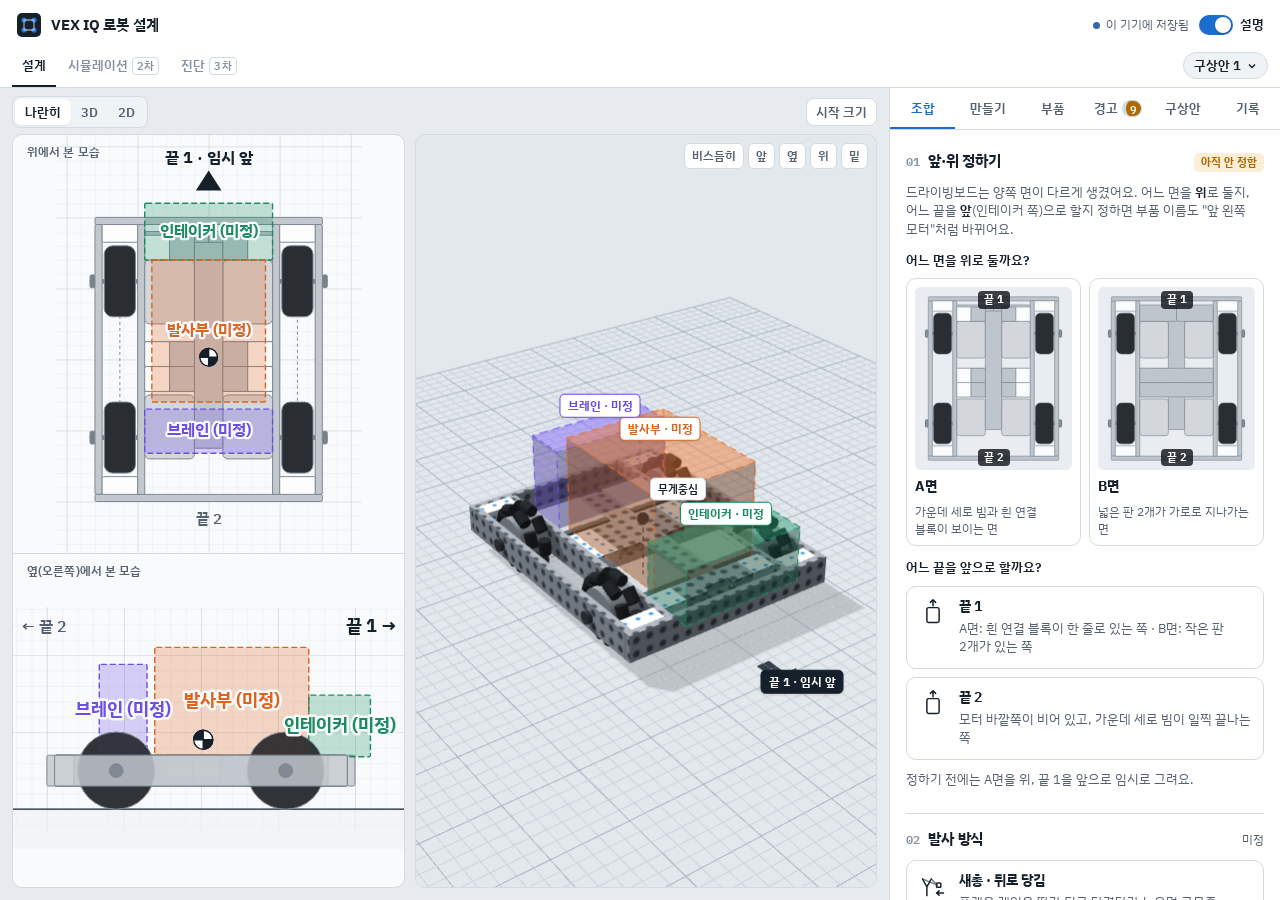
<file: index.html>
<!doctype html>
<html lang="ko">
<head>
<meta charset="utf-8">
<meta name="viewport" content="width=device-width,initial-scale=1,viewport-fit=cover">
<title>VEX IQ 로봇 설계</title>
<meta name="description" content="VEX IQ Level Up 로봇 구도를 옵션으로 조합하고 2D 도면·3D로 확인하며 같이 고치는 앱">
<meta name="theme-color" content="#ffffff" media="(prefers-color-scheme: light)">
<meta name="theme-color" content="#192028" media="(prefers-color-scheme: dark)">
<meta name="mobile-web-app-capable" content="yes">
<meta name="apple-mobile-web-app-title" content="VEX 설계">
<link rel="manifest" href="manifest.webmanifest">
<link rel="icon" href="icons/favicon-32.png" sizes="32x32">
<link rel="apple-touch-icon" href="icons/apple-touch-icon.png">
<link rel="preconnect" href="https://fonts.googleapis.com">
<link rel="preconnect" href="https://fonts.gstatic.com" crossorigin>
<link rel="stylesheet" href="https://fonts.googleapis.com/css2?family=IBM+Plex+Mono:wght@400;500;600&family=IBM+Plex+Sans+KR:wght@400;500;600;700&display=swap">
<style>:root{color-scheme:light;padding:env(safe-area-inset-top,0px) 0 env(safe-area-inset-bottom,0px)}body{margin:0;font:14px system-ui,sans-serif}img{max-width:100%}[hidden]{display:none!important}
:root{
  /* Layout: drafting table — 2D drawing beside the 3D model, configurator rail on the right; on phones the model pins to the top and the rail scrolls under it */
  --bg:#e7ebef; --paper:#f8fafc; --surface:#ffffff; --surface-2:#f0f3f6;
  --ink:#16202b; --muted:#556070; --faint:#8590a0;
  --line:#d3dae2; --line-strong:#b2bcc7;
  --accent:#1b6dd0; --accent-soft:#e0ecfb; --accent-ink:#ffffff;
  --c-launch:#dc6420; --c-intake:#1c8c60; --c-brain:#6d50e2; --c-custom:#4c6990;
  --ok:#1b8253; --warn:#b06900; --danger:#c93232; --info:#3567ab;
  --ok-soft:#ddf2e7; --warn-soft:#fbeed6; --danger-soft:#fbe3e3; --info-soft:#e2ebf8;
  --p-beam:#c3c8ce; --p-edge:#7f8892; --p-conn:#fdfdfe; --p-motor:#d3d7dc; --p-cap:#686e76;
  --p-wheel:#2a2e33; --p-shaft:#7a818a; --p-band:#bf8526; --p-bag:#e6b51a;
  --grid:#e4e9ee; --grid-major:#cbd3dc;
  --scene-bg:#e3e8ed; --scene-grid:#cbd3dc; --scene-grid-major:#a9b4c0;
  --shadow:0 1px 2px rgba(20,30,45,.06),0 6px 18px rgba(20,30,45,.08);
  --f-sans:"IBM Plex Sans KR","Apple SD Gothic Neo","Malgun Gothic",system-ui,sans-serif;
  --f-mono:"IBM Plex Mono",ui-monospace,SFMono-Regular,Menlo,monospace;
  --r:10px; --r-sm:7px;
  --vh-view:clamp(270px,46vh,470px);
}
@media (prefers-color-scheme:dark){:root:not([data-theme="light"]){
  --bg:#0e1318; --paper:#141a21; --surface:#192028; --surface-2:#202933;
  --ink:#e2e8ee; --muted:#99a4b0; --faint:#6b7785;
  --line:#27303a; --line-strong:#3a4552;
  --accent:#5aa1ff; --accent-soft:#15304f; --accent-ink:#06101c;
  --c-launch:#ff8c4b; --c-intake:#3cc18b; --c-brain:#9c88ff; --c-custom:#88a4c9;
  --ok:#3bcd8c; --warn:#f0a53f; --danger:#ff6a6a; --info:#6fa8ff;
  --ok-soft:#11331f; --warn-soft:#382811; --danger-soft:#3b1717; --info-soft:#142944;
  --p-beam:#a4abb4; --p-edge:#d1d6dc; --p-conn:#e8ecf0; --p-motor:#b4bac2; --p-cap:#4b525a;
  --p-wheel:#090b0d; --p-shaft:#9ba2aa; --p-band:#e0a54a; --p-bag:#f2c632;
  --grid:#1b232c; --grid-major:#2a3440;
  --scene-bg:#11171d; --scene-grid:#222b35; --scene-grid-major:#34404d;
  --shadow:0 1px 2px rgba(0,0,0,.3),0 8px 22px rgba(0,0,0,.3);
  color-scheme:dark}}
:root[data-theme="dark"]{
  --bg:#0e1318; --paper:#141a21; --surface:#192028; --surface-2:#202933;
  --ink:#e2e8ee; --muted:#99a4b0; --faint:#6b7785;
  --line:#27303a; --line-strong:#3a4552;
  --accent:#5aa1ff; --accent-soft:#15304f; --accent-ink:#06101c;
  --c-launch:#ff8c4b; --c-intake:#3cc18b; --c-brain:#9c88ff; --c-custom:#88a4c9;
  --ok:#3bcd8c; --warn:#f0a53f; --danger:#ff6a6a; --info:#6fa8ff;
  --ok-soft:#11331f; --warn-soft:#382811; --danger-soft:#3b1717; --info-soft:#142944;
  --p-beam:#a4abb4; --p-edge:#d1d6dc; --p-conn:#e8ecf0; --p-motor:#b4bac2; --p-cap:#4b525a;
  --p-wheel:#090b0d; --p-shaft:#9ba2aa; --p-band:#e0a54a; --p-bag:#f2c632;
  --grid:#1b232c; --grid-major:#2a3440;
  --scene-bg:#11171d; --scene-grid:#222b35; --scene-grid-major:#34404d;
  --shadow:0 1px 2px rgba(0,0,0,.3),0 8px 22px rgba(0,0,0,.3);
  color-scheme:dark}

*{box-sizing:border-box}
[hidden]{display:none!important}
html,body{height:100%}
body{background:var(--bg);color:var(--ink);font-family:var(--f-sans);font-size:14px;line-height:1.5;-webkit-font-smoothing:antialiased;-webkit-tap-highlight-color:transparent;word-break:keep-all;overflow-wrap:break-word}
button,input,select{font:inherit;color:inherit}
button{cursor:pointer}
button:disabled{cursor:not-allowed}
:focus-visible{outline:2px solid var(--accent);outline-offset:2px}
.mono{font-family:var(--f-mono);font-variant-numeric:tabular-nums}
.app{display:flex;flex-direction:column;min-height:100%}

/* ---------- header ---------- */
.hd{background:var(--surface);border-bottom:1px solid var(--line);padding-inline:16px;position:relative;z-index:8}
.hd-row{display:flex;align-items:center;gap:10px;min-height:50px}
.brand{display:flex;align-items:center;gap:9px;min-width:0}
.brand-mark{width:26px;height:26px;flex:none}
.brand-name{font-weight:700;font-size:15px;letter-spacing:-.015em;white-space:nowrap;overflow:hidden;text-overflow:ellipsis}
.hd-right{margin-left:auto;display:flex;align-items:center;gap:10px;flex:none}
.sync{display:inline-flex;align-items:center;gap:6px;font-size:12px;color:var(--muted);white-space:nowrap}
.sync i{width:7px;height:7px;border-radius:50%;background:var(--faint);display:inline-block}
.sync[data-s="saved"] i{background:var(--ok)}
.sync[data-s="saving"] i{background:var(--warn)}
.sync[data-s="error"] i,.sync[data-s="ro"] i{background:var(--danger)}
.sync[data-s="local"] i{background:var(--info)}
.peers{display:flex;align-items:center}
.peer{display:inline-flex;align-items:center;gap:6px;font-size:12px;color:var(--muted);padding:2px 8px 2px 2px;border:1px solid var(--line);border-radius:99px;background:var(--surface-2);margin-left:4px;max-width:150px}
.peer img,.peer .av{width:20px;height:20px;border-radius:50%;flex:none}
.peer .av{display:grid;place-items:center;font-size:10px;font-weight:700;color:#fff}
.peer .pn{white-space:nowrap;overflow:hidden;text-overflow:ellipsis}
.switch{display:inline-flex;align-items:center;gap:7px;cursor:pointer;user-select:none;font-size:13px;font-weight:600}
.switch input{position:absolute;opacity:0;width:1px;height:1px}
.switch .sw{width:34px;height:20px;border-radius:99px;background:var(--line-strong);position:relative;transition:background .15s;flex:none}
.switch .sw::after{content:"";position:absolute;top:2px;left:2px;width:16px;height:16px;border-radius:50%;background:var(--surface);box-shadow:0 1px 2px rgba(0,0,0,.25);transition:transform .15s}
.switch input:checked+.sw{background:var(--accent)}
.switch input:checked+.sw::after{transform:translateX(14px)}
.switch input:focus-visible+.sw{outline:2px solid var(--accent);outline-offset:2px}
.apptabs{display:flex;align-items:center;gap:2px;overflow-x:auto;scrollbar-width:none;margin-inline:-4px}
.apptabs::-webkit-scrollbar{display:none}
.apptab{border:0;background:none;padding:6px 10px 9px;font-size:13px;font-weight:600;color:var(--muted);border-bottom:2px solid transparent;white-space:nowrap}
.apptab.on{color:var(--ink);border-bottom-color:var(--ink)}
.apptab:disabled{color:var(--faint);cursor:default}
.apptab small{font-size:10.5px;font-weight:600;letter-spacing:.02em;border:1px solid var(--line);border-radius:4px;padding:0 4px;margin-left:4px;color:var(--faint)}
.design-pick{margin-left:auto;display:inline-flex;align-items:center;gap:6px;border:1px solid var(--line);background:var(--surface-2);border-radius:99px;padding:3px 10px;font-size:12.5px;font-weight:600;white-space:nowrap;max-width:46vw;margin-bottom:5px}
.design-pick span{overflow:hidden;text-overflow:ellipsis}
.banner{padding:8px 16px;font-size:13px;background:var(--info-soft);color:var(--ink);border-bottom:1px solid var(--line)}
.banner[data-k="ro"]{background:var(--warn-soft)}

/* ---------- work area ---------- */
.work{flex:1;display:grid;grid-template-columns:minmax(0,1fr);min-height:0}
.views{position:sticky;top:env(safe-area-inset-top,0px);z-index:6;height:var(--vh-view);background:var(--bg);border-bottom:1px solid var(--line);display:grid;grid-template-rows:auto minmax(0,1fr);min-width:0}
.app.big .views{--vh-view:74vh}
.vbar{display:flex;align-items:center;gap:8px;padding:8px 12px 6px;min-width:0;flex-wrap:nowrap;overflow-x:auto;scrollbar-width:none}
.vbar::-webkit-scrollbar{display:none}
.seg{display:inline-flex;background:var(--surface-2);border:1px solid var(--line);border-radius:8px;padding:2px;flex:none}
.seg button{border:0;background:none;padding:4px 10px;border-radius:6px;font-size:12.5px;font-weight:600;color:var(--muted);white-space:nowrap}
.seg button.on{background:var(--surface);color:var(--ink);box-shadow:0 1px 2px rgba(0,0,0,.08)}
.tool{border:1px solid var(--line);background:var(--surface);border-radius:8px;padding:4px 9px;font-size:12.5px;font-weight:600;color:var(--muted);white-space:nowrap;flex:none;display:inline-flex;align-items:center;gap:5px}
.tool.on{color:var(--accent);border-color:var(--accent);background:var(--accent-soft)}
.vbar .grow{flex:1}
.stage{position:relative;display:grid;grid-template-columns:minmax(0,1fr);grid-template-rows:minmax(0,1fr);min-height:0;padding:0 12px 12px;gap:10px}
.pane2d,.pane3d{position:relative;min-height:0;min-width:0;border-radius:var(--r);overflow:hidden;border:1px solid var(--line)}
.pane2d{background:var(--paper);display:grid;grid-template-rows:minmax(0,1fr);gap:0}
.pane3d{background:var(--scene-bg)}
.views[data-v="3d"] .pane2d{display:none}
.views[data-v="2d"] .pane3d{display:none}
.sv{position:relative;min-height:0;overflow:hidden}
.sv+.sv{border-top:1px solid var(--line)}
.sv-cap{position:absolute;top:8px;left:10px;font-size:11.5px;font-weight:600;color:var(--muted);letter-spacing:.01em;pointer-events:none;background:var(--paper);padding:0 4px;border-radius:4px}
.sv svg{position:absolute;inset:0;width:100%;height:100%;display:block;touch-action:none;user-select:none;-webkit-user-select:none}
.pane2d[data-only="top"] .sv[data-sv="side"],.pane2d[data-only="side"] .sv[data-sv="top"]{display:none}
#cv{position:absolute;inset:0;width:100%;height:100%;display:block;touch-action:none}
.labels{position:absolute;inset:0;pointer-events:none;overflow:hidden}
.lbl{position:absolute;transform:translate(-50%,-100%);font-size:11.5px;font-weight:700;padding:2px 7px;border-radius:5px;background:var(--surface);color:var(--ink);border:1px solid var(--line);white-space:nowrap;box-shadow:0 1px 3px rgba(0,0,0,.12)}
.lbl[data-m="launcher"]{color:var(--c-launch);border-color:var(--c-launch)}
.lbl[data-m="intake"]{color:var(--c-intake);border-color:var(--c-intake)}
.lbl[data-m="brain"]{color:var(--c-brain);border-color:var(--c-brain)}
.lbl.front{background:var(--ink);color:var(--surface);border-color:var(--ink)}
.lbl.com{font-weight:600;font-size:11px}
.cam{position:absolute;top:8px;right:8px;display:flex;gap:4px;flex-wrap:wrap;justify-content:flex-end;max-width:70%}
.cam button{border:1px solid var(--line);background:var(--surface);border-radius:6px;font-size:11.5px;font-weight:600;padding:3px 7px;color:var(--muted)}
.nogl{position:absolute;inset:0;display:grid;place-items:center;text-align:center;padding:24px;color:var(--muted);font-size:13px}
.pick{position:absolute;left:12px;right:12px;bottom:12px;z-index:3;background:var(--surface);border:1px solid var(--line);border-radius:var(--r);box-shadow:var(--shadow);padding:10px 12px;display:grid;grid-template-columns:minmax(0,1fr) auto;gap:4px 10px;align-items:start;max-width:520px}
.pick h4{margin:0;font-size:14px;font-weight:700;display:flex;align-items:center;gap:8px;flex-wrap:wrap}
.pick p{margin:0;font-size:12.5px;color:var(--muted);grid-column:1/-1;max-width:62ch}
.pick .acts{display:flex;gap:6px;align-items:center}
.x{border:0;background:none;color:var(--muted);font-size:18px;line-height:1;padding:2px 6px;border-radius:6px}

/* chips */
.chip{display:inline-flex;align-items:center;gap:5px;font-size:11px;font-weight:700;letter-spacing:.02em;padding:1px 7px;border-radius:99px;border:1px solid var(--line);color:var(--muted);background:var(--surface-2);white-space:nowrap}
.chip.g-drive{color:var(--ink)}
.chip.g-launcher{color:var(--c-launch);border-color:color-mix(in srgb,var(--c-launch) 45%,transparent)}
.chip.g-intake{color:var(--c-intake);border-color:color-mix(in srgb,var(--c-intake) 45%,transparent)}
.chip.g-brain{color:var(--c-brain);border-color:color-mix(in srgb,var(--c-brain) 45%,transparent)}
.chip.g-custom{color:var(--c-custom)}
.chip.ghost{border-style:dashed}
.lv{display:inline-flex;align-items:center;font-size:11px;font-weight:700;padding:1px 7px;border-radius:5px;white-space:nowrap}
.lv-danger{background:var(--danger-soft);color:var(--danger)}
.lv-warn{background:var(--warn-soft);color:var(--warn)}
.lv-info{background:var(--info-soft);color:var(--info)}
.lv-ok{background:var(--ok-soft);color:var(--ok)}

/* ---------- panel ---------- */
.panel{background:var(--surface);min-width:0}
.ptabs{position:sticky;top:calc(env(safe-area-inset-top,0px) + var(--vh-view));z-index:5;display:grid;grid-template-columns:repeat(6,minmax(0,1fr));background:var(--surface);border-bottom:1px solid var(--line)}
.app.big .ptabs{top:calc(env(safe-area-inset-top,0px) + 74vh)}
.ptab{border:0;background:none;padding:11px 2px 9px;font-size:13px;font-weight:600;color:var(--muted);border-bottom:2px solid transparent;white-space:nowrap;display:inline-flex;align-items:center;justify-content:center;gap:4px}
.ptab.on{color:var(--accent);border-bottom-color:var(--accent)}
.ptab .n{font-family:var(--f-mono);font-size:10.5px;font-weight:600;min-width:17px;height:17px;border-radius:99px;display:inline-grid;place-items:center;padding:0 4px;background:var(--danger);color:#fff}
.ptab .n.w{background:var(--warn)}
.pbody{padding:6px 16px 40px;padding-bottom:calc(40px + env(safe-area-inset-bottom,0px))}
.sec{padding-block:14px;border-bottom:1px solid var(--line)}
.sec:last-child{border-bottom:0}
.sec-h{display:flex;align-items:baseline;gap:8px;margin:0 0 10px}
.sec-h h3{margin:0;font-size:15px;font-weight:700;letter-spacing:-.01em;text-wrap:balance}
.sec-h .num{font-family:var(--f-mono);font-size:11.5px;font-weight:600;color:var(--faint)}
.sec-h .aside{margin-left:auto;font-size:12px;color:var(--muted);white-space:nowrap}
.hint{font-size:12.5px;color:var(--muted);margin:0 0 10px;max-width:64ch}
.hint b{color:var(--ink);font-weight:600}
.ex-only{}
.app.noex .ex-only{display:none!important}

/* option cards — 설명 켜짐: 한 줄 한 카드(아이콘 | 이름·설명·장단점), 꺼짐: 아이콘 타일 격자 */
.cards{display:grid;grid-template-columns:minmax(0,1fr);gap:8px}
.card{position:relative;text-align:left;border:1px solid var(--line);background:var(--surface);border-radius:var(--r);padding:10px 12px;display:grid;grid-template-columns:28px minmax(0,1fr);gap:3px 12px;align-items:start;min-width:0;transition:border-color .12s,background .12s}
.card:hover{border-color:var(--line-strong)}
.card.on{border-color:var(--accent);background:var(--accent-soft);box-shadow:inset 0 0 0 1px var(--accent)}
.card svg.ic{width:28px;height:28px;color:var(--ink);grid-row:1/4;margin-top:1px}
.card.on svg.ic{color:var(--accent)}
.card .nm{font-weight:700;font-size:14px;line-height:1.35;min-width:0;grid-column:2}
.card .ds{font-size:12.5px;color:var(--muted);line-height:1.45;grid-column:2}
.card .pc{grid-column:2;display:grid;grid-template-columns:minmax(0,1fr) minmax(0,1fr);gap:10px;margin-top:3px;font-size:11.5px;line-height:1.45}
.card .pc .col{display:grid;gap:2px;align-content:start}
.card .pc .li{display:grid;grid-template-columns:11px minmax(0,1fr);gap:3px}
.card .pc .li::before{font-family:var(--f-mono);font-weight:700}
.card .pc .li.p::before{content:"+";color:var(--ok)}
.card .pc .li.m::before{content:"−";color:var(--danger)}
.app.noex .cards{grid-template-columns:repeat(var(--n,3),minmax(0,1fr));gap:6px}
.app.noex .card{display:flex;flex-direction:column;align-items:center;text-align:center;gap:4px;padding:9px 6px}
.app.noex .card .nm{font-size:12px;line-height:1.3}
.app.noex .card svg.ic{width:24px;height:24px}
#sec-orient .card{grid-template-columns:28px minmax(0,1fr)}
.app.noex #sec-orient .cards{grid-template-columns:repeat(2,minmax(0,1fr))}
.undec{margin-top:8px;border:1px dashed var(--line-strong);background:none;border-radius:99px;font-size:12px;font-weight:600;color:var(--muted);padding:3px 10px}
.undec.on{border-style:solid;border-color:var(--ink);color:var(--ink)}
.slider{display:grid;grid-template-columns:minmax(0,1fr) auto;gap:4px 12px;align-items:center;margin-top:12px}
.slider label{font-weight:600;font-size:13px}
.slider output{font-family:var(--f-mono);font-weight:600;font-size:13px}
.slider input[type=range]{grid-column:1/-1;width:100%;accent-color:var(--accent);height:28px}
.slider .ds{grid-column:1/-1;font-size:12px;color:var(--muted)}
.slider.off{opacity:.45}
.minirow{display:flex;gap:8px;flex-wrap:wrap;margin-top:12px;align-items:center}
.minirow .lab{font-weight:600;font-size:13px;margin-right:4px}

/* orientation step */
.orient{display:grid;grid-template-columns:repeat(2,minmax(0,1fr));gap:8px}
.oc{border:1px solid var(--line);background:var(--surface);border-radius:var(--r);padding:8px;text-align:left;display:grid;gap:6px;min-width:0}
.oc.on{border-color:var(--accent);background:var(--accent-soft);box-shadow:inset 0 0 0 1px var(--accent)}
.oc .ph{position:relative;border-radius:6px;overflow:hidden;background:var(--surface-2);aspect-ratio:240/280;max-width:100%}
.oc .ph img{width:100%;height:100%;object-fit:cover;display:block}
.oc .ph .end{position:absolute;left:50%;transform:translateX(-50%);font-size:10.5px;font-weight:700;background:rgba(10,14,20,.78);color:#fff;padding:1px 6px;border-radius:4px;white-space:nowrap}
.oc .ph .end.t{top:4px}
.oc .ph .end.b{bottom:4px}
.oc .nm{font-weight:700;font-size:13.5px}
.oc .ds{font-size:12px;color:var(--muted);line-height:1.45}
.oq{font-weight:600;font-size:13px;margin:12px 0 8px}
.oq:first-of-type{margin-top:0}
.stat{display:flex;align-items:center;gap:8px;flex-wrap:wrap;font-size:13px}

/* parts tab */
.selbox{border:1px solid var(--line);border-radius:var(--r);padding:12px;background:var(--surface-2);display:grid;gap:10px}
.selbox h4{margin:0;font-size:16px;font-weight:700;display:flex;align-items:center;gap:8px;flex-wrap:wrap;text-wrap:balance}
.selbox .role{font-size:12.5px;color:var(--muted);margin:0}
.selbox .txt{font-size:13px;margin:0;max-width:64ch}
.kv{display:grid;grid-template-columns:auto minmax(0,1fr);gap:3px 12px;font-size:12.5px}
.kv dt{color:var(--muted)}
.kv dd{margin:0;font-variant-numeric:tabular-nums}
.mover{display:grid;grid-template-columns:auto minmax(0,1fr);gap:12px;align-items:center}
.pad{display:grid;grid-template-columns:repeat(3,44px);grid-template-rows:repeat(3,44px);gap:4px}
.pad button,.zbtn button,.step button,.sz button{border:1px solid var(--line-strong);background:var(--surface);border-radius:8px;font-size:12px;font-weight:700;color:var(--ink);display:grid;place-items:center;line-height:1.1;padding:0}
.pad button:active,.zbtn button:active,.sz button:active{background:var(--accent-soft)}
.pad .c{border-style:dashed;color:var(--muted);font-size:10.5px;font-weight:600}
.zcol{display:grid;gap:8px;justify-items:start}
.zbtn{display:flex;gap:4px}
.zbtn button{width:64px;height:40px}
.step{display:flex;gap:4px;align-items:center;font-size:12px;color:var(--muted)}
.step button{height:28px;padding:0 9px;font-size:12px}
.step button.on{border-color:var(--accent);color:var(--accent);background:var(--accent-soft)}
.sz{display:grid;grid-template-columns:auto 34px 60px 34px;gap:6px 6px;align-items:center;font-size:12.5px}
.sz button{height:30px;font-size:16px}
.sz output{text-align:center;font-family:var(--f-mono);font-size:12.5px}
.btnrow{display:flex;gap:8px;flex-wrap:wrap}
.btn{border:1px solid var(--line-strong);background:var(--surface);border-radius:8px;padding:6px 12px;font-size:13px;font-weight:600;color:var(--ink);display:inline-flex;align-items:center;gap:6px}
.btn:hover{border-color:var(--ink)}
.btn.pri{background:var(--accent);border-color:var(--accent);color:var(--accent-ink)}
.btn.dng{color:var(--danger)}
.btn.sm{padding:4px 9px;font-size:12px}
.btn:disabled{opacity:.45}
.plist{display:grid;gap:4px}
.pgrp{border:1px solid var(--line);border-radius:var(--r);overflow:hidden}
.pgrp summary{list-style:none;cursor:pointer;padding:9px 12px;font-weight:700;font-size:13px;display:flex;align-items:center;gap:8px;background:var(--surface-2)}
.pgrp summary::-webkit-details-marker{display:none}
.pgrp summary .cnt{margin-left:auto;font-family:var(--f-mono);font-size:11.5px;color:var(--faint);font-weight:600}
.pitem{display:flex;align-items:center;gap:8px;width:100%;border:0;border-top:1px solid var(--line);background:var(--surface);padding:7px 12px;text-align:left;font-size:13px}
.pitem:hover{background:var(--surface-2)}
.pitem.on{background:var(--accent-soft)}
.pitem .dot{width:10px;height:10px;border-radius:3px;flex:none;border:1px solid var(--p-edge)}
.pitem .m{margin-left:auto;font-size:11px;color:var(--warn);font-weight:700}
.pitem.hid{color:var(--faint);text-decoration:line-through}
.addgrid{display:grid;grid-template-columns:repeat(3,minmax(0,1fr));gap:6px}
.addgrid .btn{justify-content:center}
.frame{display:flex;gap:16px;flex-wrap:wrap;align-items:center}
.frame .sz{grid-template-columns:auto 34px 46px 34px}

/* warnings */
.metrics{display:grid;grid-template-columns:repeat(3,minmax(0,1fr));gap:8px}
.met{border:1px solid var(--line);border-radius:var(--r);padding:9px 10px;min-width:0}
.met .k{font-size:11.5px;color:var(--muted);font-weight:600}
.met .v{font-family:var(--f-mono);font-size:15px;font-weight:600;font-variant-numeric:tabular-nums;white-space:nowrap}
.met .v small{font-size:11px;color:var(--faint);font-weight:500;font-family:var(--f-sans)}
.met .bar{height:4px;border-radius:2px;background:var(--surface-2);margin-top:6px;overflow:hidden}
.met .bar i{display:block;height:100%;background:var(--ok)}
.met.bad .bar i{background:var(--danger)}
.met.bad .v{color:var(--danger)}
.wlist{display:grid;gap:8px}
.w{border:1px solid var(--line);border-left-width:4px;border-radius:var(--r);padding:10px 12px;display:grid;gap:4px;background:var(--surface)}
.w.danger{border-left-color:var(--danger)}
.w.warn{border-left-color:var(--warn)}
.w.info{border-left-color:var(--info)}
.w h5{margin:0;font-size:13.5px;font-weight:700;display:flex;gap:8px;align-items:center;flex-wrap:wrap}
.w p{margin:0;font-size:12.5px;color:var(--muted);max-width:66ch}
.w .btnrow{margin-top:4px}
.empty{border:1px dashed var(--line-strong);border-radius:var(--r);padding:16px;text-align:center;color:var(--muted);font-size:13px}
.rules{font-size:12.5px;color:var(--muted);display:grid;gap:3px;margin:0;padding-left:18px}
.rules b{color:var(--ink);font-weight:600}
.src{font-size:11.5px;color:var(--faint);margin-top:8px}
.src a{color:inherit}

/* designs */
.dlist{display:grid;gap:8px}
.drow{border:1px solid var(--line);border-radius:var(--r);padding:10px 12px;display:grid;grid-template-columns:auto minmax(0,1fr) auto;gap:4px 10px;align-items:center;background:var(--surface)}
.drow.cur{border-color:var(--accent);box-shadow:inset 0 0 0 1px var(--accent)}
.drow input[type=checkbox]{width:18px;height:18px;accent-color:var(--accent)}
.drow .nm{font-weight:700;font-size:14px;min-width:0;overflow:hidden;text-overflow:ellipsis;white-space:nowrap}
.drow .meta{grid-column:2/-1;font-size:12px;color:var(--muted)}
.drow .acts{grid-column:2/-1;display:flex;gap:6px;flex-wrap:wrap}
.rename{display:flex;gap:6px;grid-column:2/-1}
.rename input{flex:1;min-width:0;border:1px solid var(--line-strong);border-radius:8px;padding:5px 9px;background:var(--surface)}
.confirm{grid-column:1/-1;display:flex;gap:8px;align-items:center;flex-wrap:wrap;background:var(--danger-soft);border-radius:8px;padding:8px 10px;font-size:12.5px}

/* history */
.hlist{display:grid;gap:0}
.hrow{display:grid;grid-template-columns:30px minmax(0,1fr) auto;gap:2px 10px;padding:10px 0;border-bottom:1px solid var(--line);align-items:start}
.hrow:last-child{border-bottom:0}
.hrow img{width:26px;height:26px;border-radius:50%}
.hrow .av{width:26px;height:26px;border-radius:50%;display:grid;place-items:center;font-size:11px;font-weight:700;color:#fff}
.hrow .t{font-size:13.5px;line-height:1.4}
.hrow .t b{font-weight:700}
.hrow .m{font-size:11.5px;color:var(--faint);grid-column:2}
.hrow.undone .t{color:var(--faint);text-decoration:line-through}
.hrow .btn{grid-row:1/3;grid-column:3}
.nick{display:flex;gap:6px;align-items:center;flex-wrap:wrap;font-size:12.5px;color:var(--muted)}
.nick input{border:1px solid var(--line-strong);border-radius:8px;padding:4px 8px;width:130px;background:var(--surface)}
.paste{display:flex;gap:6px;align-items:center}
.paste input,.linkbox{flex:1;min-width:0;width:100%;border:1px solid var(--line-strong);border-radius:8px;padding:7px 9px;background:var(--surface);color:var(--ink);font:inherit;font-size:13px}
.banner .btn{margin-left:4px}

/* compare sheet */
.sheet{position:fixed;inset:0;z-index:40;background:color-mix(in srgb,var(--bg) 70%,transparent);backdrop-filter:blur(4px);-webkit-backdrop-filter:blur(4px);display:grid;place-items:stretch;padding:env(safe-area-inset-top,0px) 0 env(safe-area-inset-bottom,0px)}
.sheet-in{background:var(--surface);display:flex;flex-direction:column;min-height:0;max-height:100%;overflow:hidden}
@media (min-width:760px){.sheet{place-items:center;padding:24px}.sheet-in{width:min(1100px,100%);max-height:92vh;border-radius:14px;border:1px solid var(--line);box-shadow:var(--shadow)}}
.sheet-hd{display:flex;align-items:center;gap:10px;padding:12px 16px;border-bottom:1px solid var(--line)}
.sheet-hd h3{margin:0;font-size:16px}
.sheet-bd{overflow:auto;padding:12px 16px 24px}
.cmp{display:grid;gap:10px;min-width:0}
.cmp-cols{display:grid;grid-auto-flow:column;grid-auto-columns:minmax(150px,1fr);gap:10px}
.cmp-col{border:1px solid var(--line);border-radius:var(--r);overflow:hidden;min-width:0}
.cmp-col .img{background:var(--scene-bg);aspect-ratio:4/3;display:grid;place-items:center;max-width:100%}
.cmp-col .img img{width:100%;height:100%;object-fit:cover;display:block}
.cmp-col h4{margin:0;padding:8px 10px;font-size:14px;border-bottom:1px solid var(--line);white-space:nowrap;overflow:hidden;text-overflow:ellipsis}
.cmp-tab{overflow-x:auto}
.cmp-tab table{border-collapse:collapse;width:100%;font-size:12.5px}
.cmp-tab th,.cmp-tab td{text-align:left;padding:7px 8px;border-bottom:1px solid var(--line);vertical-align:top}
.cmp-tab th{color:var(--muted);font-weight:600;white-space:nowrap;width:1%}
.cmp-tab tr.diff td{background:var(--accent-soft)}
.cmp-tab td.mono{font-variant-numeric:tabular-nums}

/* toasts */
.toasts{position:fixed;left:50%;bottom:calc(16px + env(safe-area-inset-bottom,0px));transform:translateX(-50%);z-index:50;display:grid;gap:6px;justify-items:center;pointer-events:none;width:min(92vw,440px)}
.toast{background:var(--ink);color:var(--surface);font-size:13px;padding:8px 14px;border-radius:9px;box-shadow:var(--shadow);max-width:100%;animation:tin .18s ease-out}
.toast b{font-weight:700}
@keyframes tin{from{transform:translateY(6px);opacity:.4}to{transform:none;opacity:1}}
@media (prefers-reduced-motion:reduce){.toast{animation:none}.switch .sw,.switch .sw::after{transition:none}}

/* ---------- 2D drawing ---------- */
.pane2d[data-only=""]{grid-template-rows:minmax(0,1.25fr) minmax(0,1fr)}
.d2 .gminor{stroke:var(--grid);stroke-width:.05;fill:none}
.d2 .gmajor{stroke:var(--grid-major);stroke-width:.08;fill:none}
.d2 .com .q{fill:var(--ink)}
.d2 .mtxt,.d2 .com,.d2 .gtxt,.d2 .ftxt,.d2 .arrow,.d2 .sup,.d2 .lim,.d2 .floor{pointer-events:none}
.d2 .xr{fill-opacity:.82}
.d2 .pt{vector-effect:non-scaling-stroke;stroke-width:1;cursor:pointer}
.d2 .k-wall,.d2 .k-beam,.d2 .k-plate{fill:var(--p-beam);stroke:var(--p-edge)}
.d2 .k-conn{fill:var(--p-conn);stroke:var(--p-edge)}
.d2 .k-motor{fill:var(--p-motor);stroke:var(--p-edge)}
.d2 .k-wheel{fill:var(--p-wheel);stroke:var(--p-edge)}
.d2 .k-shaft,.d2 .k-collar{fill:var(--p-shaft);stroke:var(--p-edge)}
.d2 .k-band{stroke:var(--p-band);fill:none;stroke-width:1.4}
.d2 .k-bag{fill:var(--p-bag);stroke:var(--p-edge);opacity:.85}
.d2 .k-string{stroke:var(--ink);fill:none;stroke-dasharray:2 2}
.d2 .m-launcher{fill:color-mix(in srgb,var(--c-launch) 26%,transparent);stroke:var(--c-launch);stroke-dasharray:4 2}
.d2 .m-intake{fill:color-mix(in srgb,var(--c-intake) 26%,transparent);stroke:var(--c-intake);stroke-dasharray:4 2}
.d2 .m-brain{fill:color-mix(in srgb,var(--c-brain) 26%,transparent);stroke:var(--c-brain);stroke-dasharray:4 2}
.d2 .m-custom{fill:color-mix(in srgb,var(--c-custom) 30%,transparent);stroke:var(--c-custom)}
.d2 .ph-box{stroke-dasharray:6 3;stroke-width:1.4}
.d2 .ghost{fill:none;stroke-dasharray:2 3;opacity:.7;pointer-events:none}
.d2 .pt.sel{stroke:var(--accent);stroke-width:2.6;stroke-dasharray:none}
.d2 .pt.bad{stroke:var(--danger);stroke-width:2.2;stroke-dasharray:none}
.d2 .pt.peer{stroke-width:2.4;stroke-dasharray:3 2}
.d2 .pt.focus{stroke:var(--ok);stroke-width:2.8;stroke-dasharray:none}
.d2 .pt.dim{opacity:.3}
.d2 .floor{stroke:var(--ink);stroke-width:1.4;vector-effect:non-scaling-stroke}
.d2 .lim{stroke:var(--danger);stroke-width:1;stroke-dasharray:6 4;fill:none;vector-effect:non-scaling-stroke;opacity:.8}
.d2 .sup{stroke:var(--ink);stroke-width:1;stroke-dasharray:3 3;fill:none;vector-effect:non-scaling-stroke;opacity:.5}
.d2 .com circle{fill:var(--surface);stroke:var(--ink);stroke-width:1.4;vector-effect:non-scaling-stroke}
.d2 .com path{stroke:var(--ink);stroke-width:1.4;vector-effect:non-scaling-stroke}
.d2 .gtxt{fill:var(--muted);font-family:var(--f-sans);font-weight:600}
.d2 .ftxt{fill:var(--ink);font-family:var(--f-sans);font-weight:700}
.d2 .mtxt{font-family:var(--f-sans);font-weight:700;paint-order:stroke;stroke:var(--paper);stroke-width:.32;stroke-linejoin:round}
.d2 .mtxt.launcher{fill:var(--c-launch)}
.d2 .mtxt.intake{fill:var(--c-intake)}
.d2 .mtxt.brain{fill:var(--c-brain)}
.d2 .arrow{fill:var(--ink)}

/* ---------- wider screens ---------- */
@media (min-width:760px){
  body{overflow:hidden}
  .app{height:100%}
  .work{grid-template-columns:minmax(0,1fr) 360px;grid-template-rows:minmax(0,1fr);min-height:0;overflow:hidden}
  .views{position:relative;top:auto;height:auto;min-height:0;overflow:hidden;border-bottom:0;border-right:1px solid var(--line)}
  .app.big .views{--vh-view:auto}
  .panel{overflow-y:auto;overscroll-behavior:contain}
  .ptabs{top:0}
  .app.big .ptabs{top:0}
  .bigbtn{display:none!important}
  .pick{left:16px;right:auto;width:min(440px,calc(100% - 32px))}
}
@media (min-width:1100px){
  .work{grid-template-columns:minmax(0,1fr) 390px}
  .views[data-v="split"] .stage{grid-template-columns:minmax(0,.92fr) minmax(0,1.08fr)}
  .views[data-v="split"] .pane2d{grid-template-rows:minmax(0,1.25fr) minmax(0,1fr)}
  .views[data-v="split"] .pick{left:auto;right:24px}
}
@media (max-width:1099.98px){
  .views[data-v="split"] .pane2d{display:none}
}
@media (max-width:420px){
  .brand-name{font-size:14px}
  .sync span{display:none}
  .cards{gap:6px}
  .card{padding:9px}
}

/* 만드는 법 */
.prog{height:6px;border-radius:99px;background:var(--surface-2);overflow:hidden;margin:8px 0 6px}
.prog i{display:block;height:100%;background:var(--ok);border-radius:inherit;transition:width .25s}
.sec.hero{background:var(--ok-soft);border:1px solid var(--line);border-radius:var(--r);padding:12px;margin-top:12px}
.sec.hero .sec-h{margin-bottom:6px}
.sec.hero .btnrow{margin-top:8px}
a.btn{text-decoration:none}
.plist summary{cursor:pointer;font-size:13.5px;padding:2px 0}
.plist ul{list-style:none;margin:10px 0 0;padding:0;display:grid;gap:5px}
.plist li{display:grid;grid-template-columns:3.4em minmax(0,1fr);gap:8px;font-size:13px;align-items:baseline}
.plist .q{font-family:var(--f-mono);font-weight:600;text-align:right;font-size:12px}
.plist small{color:var(--faint);font-size:11.5px}
.blist{display:grid;gap:8px}
.bstep{border:1px solid var(--line);border-radius:var(--r);background:var(--surface);scroll-margin-top:calc(var(--vh-view) + 52px)}
.bstep.open{border-color:var(--ok);box-shadow:inset 0 0 0 1px var(--ok)}
.bstep.pick{border-style:dashed}
.bs-h{width:100%;display:flex;align-items:center;gap:10px;background:none;border:0;padding:10px 12px;text-align:left;font:inherit;color:var(--ink);cursor:pointer;border-radius:var(--r)}
.bs-h .no{flex:none;width:24px;height:24px;border-radius:50%;display:grid;place-items:center;font-size:12px;font-weight:700;background:var(--surface-2);color:var(--muted);font-family:var(--f-mono)}
.bstep.open .bs-h .no{box-shadow:0 0 0 2px var(--ok);color:var(--ink)}
.bstep.done .bs-h .no{background:var(--ok);color:#fff;box-shadow:none}
.bs-h .tt{flex:1;min-width:0;font-weight:600;font-size:14px}
.bstep.done .bs-h .tt{color:var(--muted)}
.bs-h .eye{flex:none;font-size:11.5px;font-weight:600;color:var(--ok)}
.bs-b{padding:0 12px 12px 46px;display:grid;gap:9px}
.chips{display:flex;flex-wrap:wrap;gap:6px}
.pchip{font-size:12px;border:1px solid var(--line-strong);border-radius:99px;padding:2px 9px;background:var(--surface-2);white-space:nowrap}
.pchip b{font-family:var(--f-mono);font-weight:600}
.how{margin:0;padding-left:18px;display:grid;gap:6px;font-size:13.5px;line-height:1.55}
.bnote{margin:0;font-size:12.5px;line-height:1.5;padding:7px 9px;border-radius:8px}
.bnote b{margin-right:5px}
.bnote.r{background:var(--info-soft)}
.bnote.t{background:var(--surface-2)}
.bnote.w{background:var(--warn-soft)}
.bs-f{display:flex;align-items:center;gap:6px;flex-wrap:wrap}
.bs-f .grow{flex:1}
.donebox{display:inline-flex;align-items:center;gap:7px;font-size:13px;font-weight:600;cursor:pointer}
.donebox input{width:18px;height:18px;accent-color:var(--ok)}
@media (max-width:420px){.bs-b{padding-left:12px}.ptab{font-size:12.5px}}
.tline{margin:2px 0 0;font-size:13.5px;line-height:1.5}
.muted{color:var(--muted);font-weight:400}
.speed{display:flex;align-items:center;gap:8px;flex-wrap:wrap;margin-top:8px;font-size:12.5px;color:var(--muted)}
.speed .seg button[aria-disabled="true"]{opacity:.45}
.bs-h .tt small.tm{display:block;font-weight:500;font-size:12px;color:var(--muted);margin-top:2px}
.trec{display:flex;align-items:center;gap:6px;flex-wrap:wrap;font-size:13px;padding-top:6px;border-top:1px dashed var(--line)}
.trec input{width:76px;border:1px solid var(--line-strong);border-radius:8px;padding:5px 8px;background:var(--surface);color:var(--ink);font:inherit}
.trec .hint{flex-basis:100%;margin:0;font-size:12px}
.speed + .hint{margin-top:8px}

/* 설치형 앱: 로그인 화면 */
.gate{position:fixed;inset:0;z-index:60;background:var(--bg);display:grid;place-items:center;padding:24px 16px;padding-top:calc(24px + env(safe-area-inset-top,0px))}
.gate-card{width:min(380px,100%);background:var(--surface);border:1px solid var(--line);border-radius:16px;box-shadow:var(--shadow);padding:28px 22px 22px;display:grid;gap:12px;justify-items:center;text-align:center}
.gate-mark{width:52px;height:52px}
.gate-card h2{margin:4px 0 0;font-size:20px;letter-spacing:-.02em}
.gate-card p{margin:0;color:var(--muted);font-size:14px;max-width:32ch;text-wrap:balance}
.gate-btn{width:100%;justify-content:center;padding:11px 14px;font-size:15px}
.gate-note{font-size:12.5px!important;color:var(--faint)!important}
</style>
</head>
<body>
<div id="app" class="app">
  <header class="hd">
    <div class="hd-row">
      <div class="brand">
        <svg class="brand-mark" viewBox="0 0 26 26" aria-hidden="true"><rect x="1" y="1" width="24" height="24" rx="5" fill="var(--ink)"/><g fill="var(--accent)"><circle cx="8" cy="8" r="2.6"/><circle cx="18" cy="8" r="2.6"/><circle cx="8" cy="18" r="2.6"/><circle cx="18" cy="18" r="2.6"/></g><path d="M8 8h10v10H8z" fill="none" stroke="var(--surface)" stroke-width="1.3" opacity=".55"/></svg>
        <span class="brand-name">VEX IQ 로봇 설계</span>
      </div>
      <div class="hd-right">
        <button class="tool" type="button" id="installBtn" hidden>앱 설치</button>
        <div class="peers" id="peers" aria-live="polite"></div>
        <span class="sync" id="sync" data-s="loading"><i></i><span>불러오는 중</span></span>
        <label class="switch" title="부품·옵션 설명 보이기">
          <input type="checkbox" id="explainToggle" checked>
          <span class="sw" aria-hidden="true"></span><span>설명</span>
        </label>
      </div>
    </div>
    <nav class="apptabs" aria-label="앱 탭">
      <button class="apptab on" type="button" aria-current="page">설계</button>
      <button class="apptab" type="button" disabled title="2차 버전에서 추가돼요">시뮬레이션<small>2차</small></button>
      <button class="apptab" type="button" disabled title="3차 버전에서 추가돼요">진단<small>3차</small></button>
      <button class="design-pick" id="designPick" type="button" title="구상안 바꾸기"><span id="designPickName">구상안</span><svg width="10" height="10" viewBox="0 0 10 10" aria-hidden="true"><path d="M2 3.5l3 3 3-3" fill="none" stroke="currentColor" stroke-width="1.5"/></svg></button>
    </nav>
  </header>
  <div class="banner" id="banner" hidden></div>
  <main class="work" id="work">
    <section class="views" id="views" data-v="3d" aria-label="로봇 보기">
      <div class="vbar">
        <div class="seg" id="viewSeg" role="group" aria-label="보기 방식"></div>
        <div class="seg" id="sideSeg" role="group" aria-label="2D 방향" hidden>
          <button type="button" data-sv="top" class="on">위에서</button>
          <button type="button" data-sv="side">옆에서</button>
        </div>
        <span class="grow"></span>
        <button class="tool" type="button" id="startBoxBtn" title="시작 크기 11×20×15in 상자 보기">시작 크기</button>
        <button class="tool bigbtn" type="button" id="bigBtn" title="보기 영역 크게">크게</button>
      </div>
      <div class="stage">
        <div class="pane2d" id="pane2d" data-only="top">
          <div class="sv" data-sv="top"><span class="sv-cap" id="capTop">위에서 본 모습</span><svg id="svgTop" class="d2" role="img" aria-label="위에서 본 로봇 도면"></svg></div>
          <div class="sv" data-sv="side"><span class="sv-cap">옆(오른쪽)에서 본 모습</span><svg id="svgSide" class="d2" role="img" aria-label="옆에서 본 로봇 도면"></svg></div>
        </div>
        <div class="pane3d" id="pane3d">
          <canvas id="cv" aria-label="3D 로봇 모델"></canvas>
          <div class="labels" id="labels"></div>
          <div class="cam" id="camBtns">
            <button type="button" data-cam="iso">비스듬히</button>
            <button type="button" data-cam="front">앞</button>
            <button type="button" data-cam="side">옆</button>
            <button type="button" data-cam="top">위</button>
            <button type="button" data-cam="bottom">밑</button>
          </div>
        </div>
      </div>
      <div class="pick" id="pick" hidden></div>
    </section>
    <aside class="panel" id="panel" aria-label="설계 패널">
      <div class="ptabs" role="tablist" id="ptabs">
        <button class="ptab on" role="tab" type="button" data-tab="combo">조합</button>
        <button class="ptab" role="tab" type="button" data-tab="build">만들기</button>
        <button class="ptab" role="tab" type="button" data-tab="parts">부품</button>
        <button class="ptab" role="tab" type="button" data-tab="warn">경고</button>
        <button class="ptab" role="tab" type="button" data-tab="designs">구상안</button>
        <button class="ptab" role="tab" type="button" data-tab="hist">기록</button>
      </div>
      <div class="pbody" id="pbody"></div>
    </aside>
  </main>
  <div class="sheet" id="sheet" hidden>
    <div class="sheet-in" role="dialog" aria-modal="true" aria-labelledby="sheetTitle">
      <div class="sheet-hd"><h3 id="sheetTitle">구상안 나란히 비교</h3><span class="grow" style="flex:1"></span><button class="x" type="button" id="sheetClose" aria-label="닫기">×</button></div>
      <div class="sheet-bd" id="sheetBody"></div>
    </div>
  </div>
  <div class="toasts" id="toasts" aria-live="polite"></div>
</div>

<div class="gate" id="gate" hidden>
  <div class="gate-card" role="dialog" aria-modal="true" aria-labelledby="gateTitle">
    <svg class="gate-mark" viewBox="0 0 26 26" aria-hidden="true"><rect x="1" y="1" width="24" height="24" rx="5" fill="var(--ink)"/><g fill="var(--accent)"><circle cx="8" cy="8" r="2.6"/><circle cx="18" cy="8" r="2.6"/><circle cx="8" cy="18" r="2.6"/><circle cx="18" cy="18" r="2.6"/></g><path d="M8 8h10v10H8z" fill="none" stroke="var(--surface)" stroke-width="1.3" opacity=".55"/></svg>
    <h2 id="gateTitle">VEX IQ 로봇 설계</h2>
    <p id="gateMsg">지안이와 같이 쓰는 로봇 설계 앱이에요. 구글 계정으로 로그인해 주세요.</p>
    <button class="btn pri gate-btn" type="button" id="gateLogin">구글 계정으로 로그인</button>
    <button class="btn gate-btn" type="button" id="gateOut" hidden>다른 계정으로 로그인</button>
    <p class="gate-note">등록된 계정만 들어올 수 있어요.</p>
  </div>
</div>

<script src="vendor/three.min.js"></script>
<script src="config.js"></script>
<script src="seed.js"></script>
<script>
const FACE_PHOTOS = null;
'use strict';
/* =========================================================
   VEX IQ 로봇 설계 — 데이터(옵션·부품 설명·규칙)
   단위: 1칸 = VEX IQ 구멍 간격 12.7mm = 0.5in
   ========================================================= */
const MM_PER = 12.7;
const IN_PER = 0.5;
const LIM = { w: 22, l: 40, h: 30, expL: 48 };   // 칸 (11in × 20in × 15in, 확장 24in)
const ZTOP = 3.5;                                 // 프레임 윗면 높이(칸)
const AXLE_Z = 2.5;                               // 바퀴 축 높이(칸)

const MODS = {
  launcher: { label: '발사부', cls: 'launcher' },
  intake:   { label: '인테이커', cls: 'intake' },
  brain:    { label: '브레인', cls: 'brain' },
};
const GROUP_LABEL = { drive: '드라이빙보드', launcher: '발사부', intake: '인테이커', brain: '브레인', custom: '추가한 부품' };

/* ---------- 옵션 ---------- */
const OPTS = {
  launch: {
    title: '발사 방식', step: '02',
    choices: [
      { v: 'sling_back', name: '새총 · 뒤로 당김', short: '새총(뒤로 당김)',
        desc: '포켓을 레일을 따라 뒤로 당겼다가 놓으면 고무줄 힘으로 튀어 나가요. 레일 각도가 곧 발사 각도예요.',
        pros: ['각도를 정해 두면 매번 비슷하게 날아가요', '레일 각도로 거리를 맞추기 쉬워요'],
        cons: ['레일이 길어서 위쪽 공간을 많이 써요', '당기는 장치가 큰 힘을 내야 해요'] },
      { v: 'sling_down', name: '새총 · 아래로 당김', short: '새총(아래로 당김)',
        desc: '높은 틀에 건 고무줄을 아래로 끌어 내렸다가 놓아서 위쪽으로 쏴요.',
        pros: ['가파르게 올라가서 높은 골에 떨어뜨리기 좋아요', '로봇 길이를 적게 차지해요'],
        cons: ['틀이 높아져서 시작 높이 15in를 넘지 않게 주의', '무게중심이 높아져요'] },
      { v: 'catapult', name: '투석기 팔', short: '투석기 팔',
        desc: '고무줄로 당긴 팔이 휘둘러 올라가다가 멈춤대에 부딪혀 멈추면 빈백이 날아가요.',
        pros: ['구조가 단순하고 빨리 다시 쏠 수 있어요', '캠(크랭크)으로 당기면 걸쇠가 필요 없어요'],
        cons: ['새총보다 거리·각도를 맞추기 어려워요', '멈출 때 충격이 커서 부품이 헐거워지기 쉬워요'] },
      { v: 'lift', name: '들어 올려 넣기', short: '들어 올려 넣기',
        desc: '쏘지 않고 빈백을 들어 올려서 골에 직접 내려놓아요.',
        pros: ['가장 정확해요', '빈백이 경기장 밖으로 날아갈 일이 없어요'],
        cons: ['골 바로 앞까지 가야 해서 느려요', '높은 골에 닿으려면 리프트가 길어야 해요'] },
    ]
  },
  dir: {
    title: '발사 방향', step: '03',
    choices: [
      { v: 'front', name: '앞', short: '앞',
        desc: '인테이커가 있는 앞쪽으로 쏴요.',
        pros: ['줍고 바로 쏘니 운전이 쉬워요'],
        cons: ['빈백이 인테이커 위를 넘어가야 해요'] },
      { v: 'back', name: '뒤', short: '뒤',
        desc: '인테이커 반대쪽인 뒤쪽으로 쏴요.',
        pros: ['포켓이 인테이커 가까이 와서 빈백 옮기기가 쉬워요'],
        cons: ['쏠 때마다 로봇을 돌려야 해서 운전이 헷갈릴 수 있어요'] },
    ]
  },
  intake: {
    title: '인테이커', step: '04',
    choices: [
      { v: 'roller', name: '롤러', short: '롤러',
        desc: '앞에서 돌아가는 롤러가 바닥의 빈백을 빨아들여요.',
        pros: ['빠르고, 대충 맞춰도 들어와요', '말랑한 빈백에 잘 맞아요'],
        cons: ['모터가 하나 더 필요해요', '두 개를 한꺼번에 빨아들이면 규칙 위반'] },
      { v: 'claw', name: '집게', short: '집게',
        desc: '손가락 두 개로 빈백을 집어요.',
        pros: ['딱 1개만 잡아서 규칙에 안전해요', '들어 올려 넣기와 잘 맞아요'],
        cons: ['느리고, 위치를 정확히 맞춰야 해요'] },
      { v: 'conveyor', name: '컨베이어', short: '컨베이어',
        desc: '비스듬한 벨트가 빈백을 바닥에서 위로 실어 날라요.',
        pros: ['바닥에서 발사부까지 한 번에 올려 줘요'],
        cons: ['부품이 많고 무거워요', '벨트 위에 빈백이 2개 이상 있으면 규칙 위반'] },
    ]
  },
  brain: {
    title: '브레인 위치', step: '05',
    choices: [
      { v: 'side', name: '옆면', short: '옆면',
        desc: '로봇 오른쪽 옆면에 세워서 달아요.',
        pros: ['화면과 포트가 잘 보여요', '위쪽 공간을 발사부에 양보해요'],
        cons: ['무게가 한쪽으로 쏠려요', '옆에서 부딪히면 다칠 수 있어요'] },
      { v: 'back', name: '뒤쪽', short: '뒤쪽',
        desc: '로봇 뒤 끝에 세워서 달아요.',
        pros: ['앞쪽 인테이커 무게와 균형이 맞아요', '선 정리가 쉬워요'],
        cons: ['로봇이 길어져요', '뒤로 쏘면 발사 길을 막을 수 있어요'] },
      { v: 'top', name: '위쪽', short: '위쪽',
        desc: '로봇 위에 눕혀서 달아요.',
        pros: ['가운데라 균형이 좋고 화면이 잘 보여요'],
        cons: ['발사부와 자리를 다퉈요', '무게중심이 높아져요'] },
    ]
  },
  pull: {
    title: '당기는 장치',
    choices: [
      { v: 'winch', name: '윈치', short: '윈치',
        desc: '모터가 로프를 감아서 포켓을 당겨요. 로프는 VEX IQ 윈치·로프 팩에 든 것만 쓸 수 있어요.',
        pros: ['당기는 길이를 자유롭게 정해요', '부품이 적어요'],
        cons: ['로프가 엉킬 수 있어요', '걸쇠와, 그 걸쇠를 풀 방법이 따로 필요해요 (모터는 6개까지)'] },
      { v: 'rack', name: '랙기어', short: '랙기어',
        desc: '톱니가 일자로 붙은 막대(랙)를 모터 기어가 밀고 당겨요. 랙은 VEX IQ 리니어 모션 팩(따로 사는 부품)에 들어 있어요.',
        pros: ['튼튼하고 위치를 정확히 맞춰요'],
        cons: ['랙 길이만큼 공간이 필요해요', '걸쇠와, 그 걸쇠를 풀 방법이 따로 필요해요 (모터는 6개까지)'] },
      { v: 'slip', name: '캠 · 돌다가 놓기', short: '캠(크랭크)',
        desc: '모터에 단 크랭크 팔이 돌면서 포켓을 끌고 가다가, 끝에서 빠져나가며 저절로 놓아줘요. 기어 이를 깎은 슬립기어는 부품 개조라 대회에서 안 돼서 이 방식을 써요.',
        pros: ['걸쇠가 필요 없어요', '모터를 한 방향으로 돌리기만 하면 장전·발사가 반복돼요'],
        cons: ['당기는 거리가 크랭크 팔 길이로 정해져요', '고무줄이 세면 기어로 힘을 키워야 해요 (12T → 36T)'] },
    ]
  },
};
const SLIDERS = {
  bands: { label: '고무줄 개수', min: 1, max: 8, step: 1, unit: '개',
    desc: '많을수록 세게(멀리) 날아가요. 대신 당기는 장치와 틀이 더 큰 힘을 버텨야 해요. 고무줄은 VEX IQ 실리콘 고무줄이나 길이 7.5인치·폭 0.25인치 이하만 쓸 수 있어요(규칙 R14).' },
  rail: { label: '레일 각도', min: 15, max: 85, step: 1, unit: '°',
    desc: '레일이 바닥과 이루는 각도가 곧 발사 각도예요. 45° 근처가 가장 멀리 가고, 더 세우면 높이 올라가요.' },
  railCat: { label: '발사 각도(멈춤대)', desc: '멈춤대 위치가 발사 각도를 정해요. 팔이 멈추는 순간 빈백이 팔과 직각 방향으로 날아가요.' },
};
const SLING = v => v === 'sling_back' || v === 'sling_down';
const optName = (k, v) => { if (v == null) return '미정'; const c = OPTS[k].choices.find(c => c.v === v); return c ? c.short : String(v); };

/* ---------- 부품 설명 ---------- */
const KIND = {
  omni:      { name: '옴니휠', role: '바퀴', vis: 'wheel',
    text: '바퀴 둘레에 작은 롤러가 달린 바퀴예요. 앞뒤로는 보통 바퀴처럼 구르고, 옆으로는 롤러가 굴러서 미끄러져요. 그래서 제자리 회전이 부드러워요. 지름 약 5칸(64mm), 한 바퀴 돌면 약 200mm 가요.' },
  motor:     { name: 'IQ 스마트 모터', role: '바퀴나 장치를 돌리는 힘', vis: 'motor',
    text: '브레인과 선으로 연결하는 모터예요. 안에 각도 센서가 있어서 얼마나 돌았는지 정확히 알아요. 이 드라이빙보드는 바퀴마다 1개씩, 모두 4개를 써요.' },
  shaft:     { name: '축', role: '모터 힘을 바퀴로 전달', vis: 'shaft',
    text: '네모난 금속 막대예요. 네모 구멍(모터, 바퀴)에 끼우면 같이 돌고, 빔의 둥근 구멍에서는 헛돌면서 받쳐져요. 끼우는 순서: 모터 → 축 → 안쪽 빔 → 스페이서 → 바퀴 → 스페이서 → 바깥 빔 → 칼라.' },
  collar:    { name: '칼라', role: '축이 빠지지 않게 잡기', vis: 'shaft',
    text: '축 끝에 끼우는 고리예요. 축이 옆으로 빠지지 않게 잡아 줘요. 너무 꽉 밀어 조이면 바퀴가 뻑뻑해져요.' },
  wallOuter: { name: '바깥 빔', role: '프레임 옆 테두리', vis: 'wall',
    text: '프레임 바깥 테두리예요. 바퀴 축의 바깥쪽 끝을 받쳐서 축이 양쪽에서 지지돼요.' },
  wallInner: { name: '안쪽 빔', role: '바퀴 안쪽 지지', vis: 'wall',
    text: '바퀴 안쪽을 받치는 빔이에요. 바퀴가 안쪽 빔과 바깥 빔 사이에 끼어 있어서 축이 휘지 않아요. 모터가 이 빔 바로 안쪽에 붙어 있어요.' },
  wallEnd:   { name: '끝 빔', role: '프레임 앞뒤 테두리', vis: 'wall',
    text: '프레임 양쪽 끝을 막는 빔이에요. 옆 빔들을 이어서 네모 틀을 만들어요.' },
  cornerConn:{ name: '모서리 코너 연결부', role: '빔끼리 직각으로 연결', vis: 'conn',
    text: '모서리에서 바깥 빔·안쪽 빔·끝 빔을 이어 주는 흰색 연결 부품이에요. 파란 핀으로 고정해요.' },
  connBlock: { name: '흰 연결 블록', role: '판과 빔을 직각으로 연결', vis: 'conn',
    text: '흰색 코너 커넥터예요. 판과 빔을 직각으로 이어 줘요. 파란 핀으로 고정해요.' },
  centerBeam:{ name: '가운데 세로 빔', role: '로봇 가운데 뼈대', vis: 'beam',
    text: '로봇 가운데를 길게 지나는 빔이에요. 가로 연결판들이 여기에 붙어서 프레임이 비틀리지 않게 잡아 줘요.' },
  crossPlate:{ name: '가로 연결판', role: '가운데 빔과 연결 블록 잇기', vis: 'plate',
    text: '가운데 세로 빔과 양옆 흰 연결 블록을 잇는 작은 판이에요.' },
  widePlate: { name: '넓은 판', role: '양쪽 안쪽 빔 잇기', vis: 'plate',
    text: 'B면 가운데를 가로로 지나는 판이에요. 양쪽 안쪽 빔을 이어서 프레임을 단단하게 해요.' },
  smallPlate:{ name: '작은 판', role: '끝 1 쪽 보강', vis: 'plate',
    text: 'B면에서 끝 1 쪽을 가로지르는 작은 판이에요. A면의 흰 연결 블록과 같이 이 부분을 단단하게 잡아요.' },
  // 발사부
  basePlate: { name: '발사부 받침판', role: '발사부를 프레임에 고정', vis: 'plate', text: '발사부 부품들을 프레임 위에 고정하는 판이에요.' },
  slingFrame:{ name: '새총 틀', role: '고무줄을 거는 기둥', vis: 'beam', text: '고무줄을 거는 양쪽 기둥이에요. 높을수록 고무줄을 길게 당길 수 있어요.' },
  band:      { name: '고무줄', role: '튕기는 힘', vis: 'band', text: '늘어났다 돌아오는 힘으로 포켓이나 팔을 튕겨요. 개수가 많을수록 세져요.' },
  pocket:    { name: '포켓', role: '빈백 1개 받침', vis: 'plate', text: '빈백 1개를 담는 받침이에요. 규칙상 로봇은 한 번에 빈백 1개만 가질 수 있어서 1개용으로 만들어요.' },
  rail:      { name: '레일', role: '포켓이 미끄러지는 길', vis: 'beam', text: '포켓이 미끄러지는 길이에요. 레일 각도가 곧 발사 각도예요.' },
  railSup:   { name: '레일 받침', role: '레일 아래쪽 지지', vis: 'beam', text: '레일 아래쪽 끝을 받쳐 주는 블록이에요.' },
  winch:     { name: '윈치(줄 감개)', role: '줄을 감아 당기기', vis: 'shaft', text: '모터 축에 달린 실패예요. 줄을 감아서 포켓을 당겨요.' },
  string:    { name: '줄', role: '윈치와 포켓 연결', vis: 'string', text: '윈치가 감는 줄이에요. 걸쇠가 놓아주면 포켓이 튀어 나가요.' },
  rack:      { name: '랙기어', role: '일자 톱니 막대', vis: 'beam', text: '톱니가 일자로 붙은 막대예요. 모터에 달린 작은 기어(피니언)가 돌면서 밀고 당겨요.' },
  pinion:    { name: '피니언 기어', role: '랙을 움직이는 작은 기어', vis: 'shaft', text: '모터 축에 달린 작은 기어예요. 랙의 톱니와 맞물려 돌아요.' },
  slipGear:  { name: '크랭크(캠)', role: '당기다가 저절로 놓아주기', vis: 'shaft', text: '모터가 돌리는 크랭크 팔이에요. 돌면서 포켓(팔)을 끌고 가다가 끝에서 빠져나가며 저절로 놓아줘서 걸쇠가 필요 없어요. 기어 이를 깎은 슬립기어는 대회 규칙상 안 돼요(부품 개조 금지).' },
  latch:     { name: '걸쇠', role: '당긴 포켓 붙잡기', vis: 'conn', text: '당긴 포켓을 붙잡아 두었다가 놓아주는 고리예요. 래칫과 폴(윈치·로프 팩)로 만들 수 있어요. 캠(크랭크) 방식이면 필요 없어요.' },
  launchMotor:{ name: '발사부 모터', role: '당기는 장치를 돌림', vis: 'motor', text: '당기는 장치(윈치·랙기어·캠)를 돌리는 모터예요.' },
  arm:       { name: '투석기 팔', role: '휘둘러 던지는 팔', vis: 'beam', text: '한쪽 끝이 회전축에 고정된 팔이에요. 끝의 컵에 빈백을 담고 휘둘러 던져요.' },
  armStop:   { name: '팔이 멈춘 위치', role: '참고용 그림', vis: 'ghost', text: '팔이 멈춤대에 닿았을 때의 위치예요. 이때 빈백이 날아가요.' },
  cup:       { name: '컵', role: '빈백을 담는 곳', vis: 'plate', text: '팔 끝에서 빈백을 담는 받침이에요.' },
  pivot:     { name: '회전축', role: '팔이 도는 축', vis: 'shaft', text: '투석기 팔이 도는 축이에요.' },
  pivotTower:{ name: '축 받침대', role: '회전축을 받치는 기둥', vis: 'beam', text: '회전축을 양쪽에서 받치는 기둥이에요.' },
  stopper:   { name: '멈춤대', role: '팔을 정해진 각도에서 멈춤', vis: 'beam', text: '팔이 정해진 각도에서 멈추게 하는 막대예요. 팔이 멈추는 순간 빈백이 날아가요. 멈춤대 위치가 발사 각도를 정해요.' },
  stopPost:  { name: '멈춤대 기둥', role: '멈춤대 받침', vis: 'beam', text: '멈춤대를 받치는 기둥이에요.' },
  bandAnchor:{ name: '고무줄 고리', role: '고무줄 한쪽 끝을 거는 곳', vis: 'beam', text: '고무줄 한쪽 끝을 거는 곳이에요.' },
  liftTower: { name: '리프트 기둥', role: '캐리지가 오르내리는 길', vis: 'beam', text: '캐리지가 오르내리는 길이에요. 경기 시작 후에는 높이 제한이 없어서 위로 더 늘릴 수 있어요.' },
  carriage:  { name: '캐리지', role: '리프트를 타고 오르내리는 판', vis: 'plate', text: '리프트 기둥을 타고 오르내리는 판이에요.' },
  tray:      { name: '받침', role: '빈백을 올려 두는 곳', vis: 'plate', text: '빈백을 올려 두는 곳이에요. 골 위에서 기울여 내려놓아요.' },
  liftMotor: { name: '리프트 모터', role: '캐리지를 올리고 내림', vis: 'motor', text: '줄이나 체인으로 캐리지를 올리고 내리는 모터예요.' },
  // 인테이커
  roller:    { name: '롤러', role: '빈백을 빨아들이는 막대', vis: 'shaft', text: '돌아가면서 바닥의 빈백을 안쪽으로 빨아들이는 막대예요.' },
  intakeArm: { name: '롤러 팔', role: '롤러를 잡아 주는 판', vis: 'plate', text: '롤러를 양쪽에서 잡아 주는 판이에요.' },
  intakeMotor:{ name: '인테이크 모터', role: '인테이커를 돌림', vis: 'motor', text: '롤러·집게·벨트를 움직이는 모터예요.' },
  clawArm:   { name: '집게 팔', role: '집게를 앞으로 내밀기', vis: 'beam', text: '집게를 앞으로 내밀어 주는 팔이에요.' },
  wrist:     { name: '손목 판', role: '손가락을 다는 곳', vis: 'plate', text: '집게 손가락이 달리는 판이에요.' },
  finger:    { name: '집게 손가락', role: '빈백을 잡는 손가락', vis: 'beam', text: '빈백을 양쪽에서 집는 손가락이에요.' },
  belt:      { name: '컨베이어 벨트', role: '빈백을 위로 실어 나름', vis: 'plate', text: '비스듬히 놓인 벨트예요. 돌면서 빈백을 위로 실어 날라요.' },
  guide:     { name: '옆 가이드', role: '빈백이 떨어지지 않게 막기', vis: 'plate', text: '벨트 양옆을 막아서 빈백이 떨어지지 않게 해요.' },
  leg:       { name: '받침 다리', role: '벨트 위쪽 지지', vis: 'beam', text: '컨베이어 위쪽을 받쳐 주는 다리예요.' },
  // 브레인
  brain:     { name: 'IQ 브레인', role: '로봇의 두뇌', vis: 'brain', text: '로봇의 두뇌예요. 모터·센서를 꽂는 포트가 12개 있고, 컨트롤러 신호를 받아 모터를 움직여요.' },
  battery:   { name: 'IQ 배터리', role: '전기를 공급', vis: 'battery', text: '브레인 뒤쪽 홈에 끼워 쓰는 충전 배터리예요. 브레인과 함께 움직이고, 무거운 편이라 위치가 무게중심에 영향을 줘요.' },
  // 미정 상자
  phLauncher:{ name: '발사부 자리', role: '아직 안 정함', vis: 'ph', text: '발사 방식을 아직 안 골랐어요. 조합 탭에서 고르면 이 상자가 그 모양으로 바뀌어요.' },
  phIntake:  { name: '인테이커 자리', role: '아직 안 정함', vis: 'ph', text: '인테이커를 아직 안 골랐어요. 조합 탭에서 고르면 이 상자가 바뀌어요.' },
  phBrain:   { name: '브레인·배터리 자리', role: '아직 안 정함', vis: 'ph', text: '브레인 위치를 아직 안 정했어요. 브레인과 배터리가 들어갈 크기의 상자예요.' },
  bag:       { name: '빈백 (크기 비교용)', role: '득점 물체 · 로봇 부품 아님', vis: 'bag', text: '득점 물체예요. 크기는 약 2인치(4칸)로 잡았어요(실측 필요). 로봇 부품이 아니라서 무게·크기 계산에서 빠져요.' },
  // 추가 부품
  cBeam:     { name: '빔', role: '추가한 부품', vis: 'beam', text: '직접 추가한 빔이에요. 위치와 크기를 칸 단위로 맞출 수 있어요.' },
  cPlate:    { name: '판', role: '추가한 부품', vis: 'plate', text: '직접 추가한 판이에요.' },
  cMotor:    { name: '모터', role: '추가한 부품', vis: 'motor', text: '직접 추가한 IQ 스마트 모터예요.' },
  cConn:     { name: '연결 블록', role: '추가한 부품', vis: 'conn', text: '직접 추가한 연결 블록이에요.' },
  cWheel:    { name: '바퀴', role: '추가한 부품', vis: 'wheel', text: '직접 추가한 바퀴예요.' },
  cBox:      { name: '임시 상자', role: '추가한 부품', vis: 'ph', text: '아직 모양을 정하지 않은 부품 자리를 잡아 두는 상자예요.' },
};
const ADDABLE = [
  { kind: 'cBeam', label: '빔', s: [1, 10, 0.5], mass: 0 },
  { kind: 'cPlate', label: '판', s: [4, 8, 0.5], mass: 0 },
  { kind: 'cMotor', label: '모터', s: [3.5, 4.5, 2], mass: 75 },
  { kind: 'cConn', label: '연결 블록', s: [1.75, 1.75, 1.5], mass: 3 },
  { kind: 'cWheel', label: '바퀴', s: [2.2, 5, 5], mass: 40, cyl: true },
  { kind: 'cBox', label: '임시 상자', s: [4, 4, 4], mass: 40 },
];

/* ---------- 경기 규칙 요약 ---------- */
const RULES = [
  ['시작 크기', '폭 11 × 길이 20 × 높이 15in 안에 들어가야 해요 (SG1·R3).'],
  ['시작 후', '길이 24in까지 늘어날 수 있고 폭은 11in 그대로, 높이는 제한 없어요 (SG2·SG3).'],
  ['빈백 보유', '한 번에 1개만 가질 수 있어요 (SG6).'],
  ['밖으로 나간 빈백', '경기장 밖으로 나가면 다시 못 써요 (SG4).'],
  ['L4 골', '노란 빈백만 점수가 돼요 (SC5).'],
  ['점수', '바닥 골 1 · L1 3 · L2 6 · L3 12 · L4 16점.'],
];

/* ---------- 아이콘(32×32, 선) ---------- */
const ICON = {
  sling_back: '<path d="M9 27V17M9 17L4 8M9 17l5-9"/><path d="M4 8l17 7M14 8l7 7" opacity=".55"/><rect x="20" y="12.5" width="5" height="5" rx="1"/><path d="M28 24h-8m0 0l3-2.5M20 24l3 2.5"/>',
  sling_down: '<path d="M6 27V5M26 27V5"/><path d="M6 6l10 13M26 6L16 19" opacity=".55"/><rect x="13" y="18" width="6" height="4" rx="1"/><path d="M16 24v5m0 0l-2.5-2.5M16 29l2.5-2.5"/>',
  catapult: '<path d="M3 28h26M12 28l4-9 4 9"/><path d="M16 19L5 13"/><path d="M3 10.5c.5 3 3 4 5 3.5"/><path d="M22 6a12 12 0 0 1 6 9" stroke-dasharray="2 2"/>',
  lift: '<path d="M8 28V4M22 28V4"/><rect x="9" y="13" width="12" height="4" rx="1"/><path d="M21 15h6"/><path d="M15 9V3m0 0l-2.5 2.5M15 3l2.5 2.5"/>',
  front: '<rect x="9" y="11" width="14" height="17" rx="2"/><path d="M16 9V2m0 0l-3 3m3-3l3 3"/>',
  back: '<rect x="9" y="4" width="14" height="17" rx="2"/><path d="M16 23v7m0 0l-3-3m3 3l3-3"/>',
  roller: '<circle cx="16" cy="13" r="7"/><path d="M16 6a7 7 0 0 1 7 7" stroke-dasharray="0"/><path d="M23 13l-2-2.5M23 13l2-2.5"/><rect x="11" y="23" width="10" height="5" rx="2"/>',
  claw: '<path d="M16 3v9M10 12h12M10 12l-2 9 3 4M22 12l2 9-3 4"/><rect x="13" y="20" width="6" height="5" rx="1.5"/>',
  conveyor: '<path d="M4 26L26 8"/><path d="M6 29L28 11"/><circle cx="5" cy="27.5" r="2"/><circle cx="27" cy="9.5" r="2"/><rect x="12" y="15" width="5" height="4" rx="1" transform="rotate(-39 14.5 17)"/>',
  side: '<rect x="7" y="5" width="13" height="22" rx="2"/><rect x="22" y="10" width="5" height="12" rx="1" fill="currentColor"/>',
  bback: '<rect x="9" y="3" width="14" height="19" rx="2"/><rect x="11" y="24" width="10" height="5" rx="1" fill="currentColor"/>',
  top: '<rect x="7" y="5" width="18" height="22" rx="2"/><rect x="11" y="10" width="10" height="12" rx="1" fill="currentColor"/>',
  winch: '<circle cx="11" cy="16" r="6"/><circle cx="11" cy="16" r="2"/><path d="M11 10h17"/><rect x="25" y="7" width="4" height="6" rx="1"/>',
  rack: '<path d="M3 22h26M4 22v-3h2v3M9 22v-3h2v3M14 22v-3h2v3M19 22v-3h2v3M24 22v-3h2v3"/><circle cx="16" cy="11" r="5"/>',
  slip: '<circle cx="16" cy="16" r="9"/><path d="M16 4v3M24.5 7.5l-2 2M28 16h-3M7.5 7.5l2 2M4 16h3"/><path d="M8 23l16-0" stroke-dasharray="1.5 2"/>',
  none: '<rect x="6" y="6" width="20" height="20" rx="3" stroke-dasharray="3 3"/><path d="M13 13.5a3 3 0 1 1 4 2.8c-.8.4-1 1-1 1.7M16 21v.5"/>',
};
const OPT_ICON = { sling_back: 'sling_back', sling_down: 'sling_down', catapult: 'catapult', lift: 'lift',
  front: 'front', back: 'back', roller: 'roller', claw: 'claw', conveyor: 'conveyor',
  side: 'side', bback: 'bback', top: 'top', winch: 'winch', rack: 'rack', slip: 'slip' };
function iconSvg(name) {
  return `<svg class="ic" viewBox="0 0 32 32" fill="none" stroke="currentColor" stroke-width="1.7" stroke-linecap="round" stroke-linejoin="round" aria-hidden="true">${ICON[name] || ICON.none}</svg>`;
}

/* =========================================================
   로봇 모델: 설계 문서 → 부품 목록
   좌표(칸): x = 오른쪽+, y = 앞+, z = 위+, 바닥 z=0, 로봇 가운데 x=y=0
   드라이빙보드는 "사진 좌표"(u: A면 사진 왼→오, v: 끝1→끝2, zf: B면→A면)로
   만든 뒤 앞·위 선택에 맞춰 뒤집어 놓는다.
   ========================================================= */
const r2 = n => Math.round(n * 2) / 2;
const clamp = (n, a, b) => Math.max(a, Math.min(b, n));
const clone = o => (o == null ? o : JSON.parse(JSON.stringify(o)));
const isObj = o => o && typeof o === 'object' && !Array.isArray(o);
function deepMerge(t, p) {
  for (const k of Object.keys(p)) {
    const v = p[k];
    if (isObj(v) && isObj(t[k])) deepMerge(t[k], v);
    else t[k] = clone(v);
  }
  return t;
}
const add3 = (a, b) => [a[0] + b[0], a[1] + b[1], a[2] + b[2]];

function defaultDesign(name) {
  const now = Date.now();
  return {
    name: name || '구상안 1', deleted: false,
    frame: { w: 16, l: 20 },
    orient: { top: null, front: null },
    opts: { launch: null, dir: 'front', intake: null, brain: null, bands: 4, rail: 40, pull: 'winch' },
    mods: {}, edits: {}, added: {}, notes: '',
    createdAt: now, createdBy: null, updatedAt: now, updatedBy: null,
  };
}
function normDesign(d) {
  const def = defaultDesign();
  const o = Object.assign({}, def, d || {});
  o.frame = Object.assign({}, def.frame, (d && d.frame) || {});
  o.frame.w = clamp(Number(o.frame.w) || 16, 14, 24);
  o.frame.l = clamp(Number(o.frame.l) || 20, 19, 32);
  o.orient = Object.assign({}, def.orient, (d && d.orient) || {});
  o.opts = Object.assign({}, def.opts, (d && d.opts) || {});
  o.opts.bands = clamp(Math.round(Number(o.opts.bands) || 4), 1, 8);
  o.opts.rail = clamp(Math.round(Number(o.opts.rail) || 40), 15, 85);
  o.mods = Object.assign({}, (d && d.mods) || {});
  o.edits = Object.assign({}, (d && d.edits) || {});
  o.added = Object.assign({}, (d && d.added) || {});
  return o;
}

/* ---------- 방향 변환 ---------- */
function orientT(d) {
  const W = d.frame.w, L = d.frame.l;
  const top = (d.orient && d.orient.top) || 'A';
  const front = (d.orient && d.orient.front) || 'end1';
  const sx = ((top === 'A') === (front === 'end1')) ? 1 : -1;
  const sy = front === 'end1' ? -1 : 1;
  const zf = top === 'B';
  return {
    W, L, sx, sy, zf, top, front,
    decided: !!(d.orient && d.orient.top && d.orient.front),
    p: (u, v, z) => [sx * (u - W / 2), sy * (v - L / 2), zf ? 2 * AXLE_Z - z : z],
    inv: (dx, dy, dz) => [sx * dx, sy * dy, zf ? -dz : dz],
  };
}

/* ---------- 부품 만들기 도우미 ---------- */
function P_box(key, kind, c, s, o) { return Object.assign({ key, kind, shape: 'box', c, s, rx: 0, collide: true }, o || {}); }
function P_rng(key, kind, x0, x1, y0, y1, z0, z1, o) {
  return P_box(key, kind, [(x0 + x1) / 2, (y0 + y1) / 2, (z0 + z1) / 2], [x1 - x0, y1 - y0, z1 - z0], o);
}
function P_cyl(key, kind, c, axis, r, len, o) {
  const s = axis === 'x' ? [len, 2 * r, 2 * r] : axis === 'y' ? [2 * r, len, 2 * r] : [2 * r, 2 * r, len];
  return Object.assign({ key, kind, shape: 'cyl', c, axis, r, len, s, rx: 0, collide: true }, o || {});
}
function P_line(key, kind, a, b, w, o) {
  return Object.assign({ key, kind, shape: 'line', a, b, w: w || 0.07,
    c: [(a[0] + b[0]) / 2, (a[1] + b[1]) / 2, (a[2] + b[2]) / 2], s: [0, 0, 0], rx: 0, collide: false }, o || {});
}
/* y-z 평면에서 p0→p1 방향으로 기울어진 상자 (x는 cx 중심) */
function P_pitch(key, kind, cx, p0, p1, w, thick, nOff, o) {
  const dy = p1[0] - p0[0], dz = p1[1] - p0[1];
  const len = Math.hypot(dy, dz);
  let ang = Math.atan2(dz, dy) * 180 / Math.PI;
  if (ang > 90) ang -= 180; if (ang <= -90) ang += 180;
  const t = ang * Math.PI / 180, n = [-Math.sin(t), Math.cos(t)];
  const c = [cx, (p0[0] + p1[0]) / 2 + n[0] * (nOff || 0), (p0[1] + p1[1]) / 2 + n[1] * (nOff || 0)];
  return P_box(key, kind, c, [w, len, thick], Object.assign({ rx: ang }, o || {}));
}
function aabb(p) {
  if (p.shape === 'line') {
    const r = p.w || 0.07;
    return { min: [0, 1, 2].map(i => Math.min(p.a[i], p.b[i]) - r), max: [0, 1, 2].map(i => Math.max(p.a[i], p.b[i]) + r) };
  }
  const t = (p.rx || 0) * Math.PI / 180, c = Math.abs(Math.cos(t)), s = Math.abs(Math.sin(t));
  const hx = p.s[0] / 2, hy = c * p.s[1] / 2 + s * p.s[2] / 2, hz = s * p.s[1] / 2 + c * p.s[2] / 2;
  return { min: [p.c[0] - hx, p.c[1] - hy, p.c[2] - hz], max: [p.c[0] + hx, p.c[1] + hy, p.c[2] + hz] };
}
const KMASS = { omni: 40, motor: 75, shaft: 3, collar: 1, cornerConn: 4, connBlock: 3, launchMotor: 75, intakeMotor: 75,
  liftMotor: 75, brain: 190, battery: 110, band: 1.5, string: 0.5, bag: 0, armStop: 0, cMotor: 75, cWheel: 40, cConn: 3 };
function massFor(p) {
  if (p.mass != null) return p.mass;
  if (KMASS[p.kind] != null) return KMASS[p.kind];
  if (p.ph) { const v = p.s[0] * p.s[1] * p.s[2]; return Math.round(v * 0.5); }
  const a = [...p.s].sort((x, y) => x - y);
  return Math.round(0.45 * a[1] * a[2] * 10) / 10;
}

/* ---------- 드라이빙보드 (사진으로 잡은 구도) ---------- */
function driveSpecs(W, L) {
  const S = [];
  const R = (key, kind, u0, u1, v0, v1, z0, z1, t) => S.push({ key, kind, shape: 'box', u0, u1, v0, v1, z0, z1, t: t || {} });
  const C = (key, kind, uc, vc, zc, r, len, t) => S.push({ key, kind, shape: 'cyl', uc, vc, zc, r, len, t: t || {} });
  R('wallL', 'wallOuter', 0, 0.5, 0.5, L - 0.5, 1.5, 3.5, { side: 'L', face: 'frame' });
  R('wallR', 'wallOuter', W - 0.5, W, 0.5, L - 0.5, 1.5, 3.5, { side: 'R', face: 'frame' });
  R('wallE1', 'wallEnd', 0, W, 0, 0.5, 1.5, 3.5, { end: '1', face: 'frame' });
  R('wallE2', 'wallEnd', 0, W, L - 0.5, L, 1.5, 3.5, { end: '2', face: 'frame' });
  R('innerL', 'wallInner', 3.0, 3.5, 0.5, L - 0.5, 1.5, 3.5, { side: 'L', face: 'frame' });
  R('innerR', 'wallInner', W - 3.5, W - 3.0, 0.5, L - 0.5, 1.5, 3.5, { side: 'R', face: 'frame' });
  for (const e of ['1', '2']) {
    const cv0 = e === '1' ? 0.5 : L - 1.75, cv1 = e === '1' ? 1.75 : L - 0.5;
    const wv = e === '1' ? 4.5 : L - 4.5;
    const mv0 = e === '1' ? 3.0 : L - 7.5, mv1 = e === '1' ? 7.5 : L - 3.0;
    for (const s of ['L', 'R']) {
      const t = { end: e, side: s, face: 'frame' }, id = e + s, Lf = s === 'L';
      R('cc_' + id, 'cornerConn', Lf ? 0.5 : W - 3.0, Lf ? 3.0 : W - 0.5, cv0, cv1, 1.5, 3.5, t);
      C('wheel_' + id, 'omni', Lf ? 1.75 : W - 1.75, wv, AXLE_Z, 2.5, 2.2, t);
      R('shaft_' + id, 'shaft', Lf ? -0.35 : W - 5.0, Lf ? 5.0 : W + 0.35, wv - 0.13, wv + 0.13, AXLE_Z - 0.13, AXLE_Z + 0.13, Object.assign({ nc: true }, t));
      C('collar_' + id, 'collar', Lf ? -0.175 : W + 0.175, wv, AXLE_Z, 0.45, 0.35, t);
      R('motor_' + id, 'motor', Lf ? 3.5 : W - 7.0, Lf ? 7.0 : W - 3.5, mv0, mv1, 1.5, 3.5, t);
    }
  }
  // A면: 가운데 세로 빔 + 흰 연결 블록 줄(끝1 쪽 1줄, 가운데 2줄)
  R('beamC', 'centerBeam', W / 2 - 1, W / 2 + 1, 1.75, L - 3.75, 3.0, 3.5, { face: 'A' });
  const mc = clamp(L / 2 + 0.5, 9.3, L - 9.3);
  const rows = [['T', 1.25, 3.0, '1'], ['M1', mc - 1.75, mc, null], ['M2', mc, mc + 1.75, null]];
  for (const [r, v0, v1, e] of rows) {
    R(`r${r}_cL`, 'connBlock', 3.5, 5.25, v0, v1, 2.0, 3.5, { face: 'A', side: 'L', end: e, row: r });
    R(`r${r}_pL`, 'crossPlate', 5.25, W / 2 - 1, v0, v1, 3.0, 3.5, { face: 'A', side: 'L', end: e, row: r });
    R(`r${r}_pR`, 'crossPlate', W / 2 + 1, W - 5.25, v0, v1, 3.0, 3.5, { face: 'A', side: 'R', end: e, row: r });
    R(`r${r}_cR`, 'connBlock', W - 5.25, W - 3.5, v0, v1, 2.0, 3.5, { face: 'A', side: 'R', end: e, row: r });
  }
  // B면: 넓은 판 2개(가운데), 작은 판 2개(끝1 쪽)
  R('wideB1', 'widePlate', 3.5, W - 3.5, mc - 1.75, mc, 1.5, 2.0, { face: 'B', row: 'M1' });
  R('wideB2', 'widePlate', 3.5, W - 3.5, mc, mc + 1.75, 1.5, 2.0, { face: 'B', row: 'M2' });
  R('smallBL', 'smallPlate', 3.5, W / 2, 1.0, 3.0, 1.5, 2.0, { face: 'B', side: 'L', end: '1' });
  R('smallBR', 'smallPlate', W / 2, W - 3.5, 1.0, 3.0, 1.5, 2.0, { face: 'B', side: 'R', end: '1' });
  return S;
}

function buildDrive(d, T, out, hidden) {
  for (const sp of driveSpecs(T.W, T.L)) {
    const ed = (d.edits && d.edits[sp.key]) || null;
    if (ed && ed.hidden) { hidden.push({ key: sp.key, kind: sp.kind, tags: sp.t, group: 'drive' }); continue; }
    const dx = (ed && ed.dx) || 0, dy = (ed && ed.dy) || 0, dz = (ed && ed.dz) || 0;
    const dw = (ed && ed.dw) || 0, dl = (ed && ed.dl) || 0, dh = (ed && ed.dh) || 0;
    let p;
    if (sp.shape === 'cyl') {
      p = P_cyl(sp.key, sp.kind, T.p(sp.uc + dx, sp.vc + dy, sp.zc + dz), 'x', Math.max(0.2, sp.r + dl / 2), Math.max(0.25, sp.len + dw));
    } else {
      p = P_box(sp.key, sp.kind,
        T.p((sp.u0 + sp.u1) / 2 + dx, (sp.v0 + sp.v1) / 2 + dy, (sp.z0 + sp.z1) / 2 + dz),
        [Math.max(0.25, sp.u1 - sp.u0 + dw), Math.max(0.25, sp.v1 - sp.v0 + dl), Math.max(0.25, sp.z1 - sp.z0 + dh)]);
    }
    p.group = 'drive'; p.mod = null; p.tags = sp.t; p.collide = !sp.t.nc;
    p.edited = !!(dx || dy || dz || dw || dl || dh);
    out.push(p);
  }
}

/* ---------- 발사부 ---------- */
function mirrorY(p) { p.c[1] = -p.c[1]; p.rx = -(p.rx || 0); if (p.a) { p.a[1] = -p.a[1]; p.b[1] = -p.b[1]; } }
function shiftPart(p, v) { p.c = add3(p.c, v); if (p.a) { p.a = add3(p.a, v); p.b = add3(p.b, v); } }
function finishMod(P, d, mod, mirror) {
  for (const p of P) { p.mod = mod; p.group = mod; }
  if (mirror) P.forEach(mirrorY);
  const m = d.mods && d.mods[mod];
  if (m && (m.dx || m.dy || m.dz)) P.forEach(p => shiftPart(p, [m.dx || 0, m.dy || 0, m.dz || 0]));
  return P;
}
function bagPart(key, c, rx) { return P_box(key, 'bag', c, [3.8, 3.8, 1.6], { rx: rx || 0, bag: true, collide: false, mass: 0 }); }

function buildLauncher(d, T) {
  const o = d.opts, hw = T.W / 2, iw = hw - 3.5, z0 = ZTOP, P = [];
  const add = p => (P.push(p), p);
  if (!o.launch) {
    add(P_rng('L:ph', 'phLauncher', -iw + 0.5, iw - 0.5, -6, 4, z0, z0 + 7, { ph: true, mass: 250 }));
    return finishMod(P, d, 'launcher', o.dir === 'back');
  }
  const N = clamp(o.bands | 0, 1, 8);
  const awayFromPosts = (cy, half, yT) => (cy + half > yT - 0.6 && cy - half < yT + 0.6) ? yT - 0.6 - half : cy;
  if (SLING(o.launch)) {
    const down = o.launch === 'sling_down';
    const thd = clamp(o.rail, 15, 85), th = thd * Math.PI / 180;
    const Lr = down ? 9.5 : 11, yT = down ? 1.5 : 3.0, zB = z0 + 1.2;
    const u = [Math.cos(th), Math.sin(th)], n = [-Math.sin(th), Math.cos(th)];
    const B = [yT - Lr * u[0], zB], Tp = [yT, zB + Lr * u[1]];
    add(P_rng('L:base', 'basePlate', -4, 4, Math.min(-7, B[0] - 1), 5, z0, z0 + 0.5, { mass: 30 }));
    add(P_pitch('L:rail', 'rail', 0, B, Tp, 2.4, 0.4, 0, { mass: 20 }));
    add(P_rng('L:railsup', 'railSup', -1.2, 1.2, B[0] - 0.5, B[0] + 0.5, z0 + 0.5, zB - 0.3, { mass: 4 }));
    const postTop = Tp[1] + 1.2;
    add(P_rng('L:postL', 'slingFrame', -3.1, -2.4, yT - 0.5, yT + 0.5, z0 + 0.5, postTop, { mass: 12 }));
    add(P_rng('L:postR', 'slingFrame', 2.4, 3.1, yT - 0.5, yT + 0.5, z0 + 0.5, postTop, { mass: 12 }));
    const dc = down ? 5.5 : 6.5;
    const Pc = [Tp[0] - u[0] * dc + n[0] * 0.6, Tp[1] - u[1] * dc + n[1] * 0.6];
    add(P_box('L:pocket', 'pocket', [0, Pc[0], Pc[1]], [4.0, 3.0, 0.8], { rx: thd, mass: 8 }));
    add(bagPart('L:bag', [0, Pc[0] + n[0] * 1.2, Pc[1] + n[1] * 1.2], thd));
    const bk = [Pc[0] - u[0] * 1.3 + n[0] * 0.2, Pc[1] - u[1] * 1.3 + n[1] * 0.2];
    for (let i = 0; i < N; i++) {
      const sd = i % 2 === 0 ? -1 : 1, k = Math.floor(i / 2);
      add(P_line('L:band' + i, 'band', [sd * 2.75, yT, postTop - 0.4 - k * 0.3], [sd * 1.8, bk[0], bk[1] - k * 0.1], 0.07));
    }
    const mzc = z0 + 0.5, mzt = z0 + 4.0;
    if (o.pull === 'winch' || !o.pull) {
      const cy = awayFromPosts(B[0] + 1.5, 2.25, yT);
      add(P_rng('L:motor', 'launchMotor', 2.5, 4.5, cy - 2.25, cy + 2.25, mzc, mzt));
      add(P_cyl('L:winch', 'winch', [1.6, cy, z0 + 1.6], 'x', 0.8, 1.6, { mass: 6 }));
      add(P_line('L:string', 'string', [1.0, cy, z0 + 2.4], [0, bk[0], bk[1]], 0.04));
      add(P_box('L:latch', 'latch', [0, Pc[0] - u[0] * 1.9 - n[0] * 0.55, Pc[1] - u[1] * 1.9 - n[1] * 0.55], [1.2, 0.8, 0.8], { rx: thd, mass: 4 }));
    } else if (o.pull === 'rack') {
      const mid = [(B[0] + Tp[0]) / 2, (B[1] + Tp[1]) / 2];
      add(P_box('L:rack', 'rack', [0, mid[0] - n[0] * 0.55, mid[1] - n[1] * 0.55], [0.5, Lr - 2, 0.5], { rx: thd, mass: 12 }));
      add(P_cyl('L:pinion', 'pinion', [0.9, mid[0] - n[0] * 1.25, mid[1] - n[1] * 1.25], 'x', 0.9, 0.5, { mass: 4 }));
      const cy = awayFromPosts(mid[0], 2.25, yT);
      add(P_rng('L:motor', 'launchMotor', 2.5, 4.5, cy - 2.25, cy + 2.25, mzc, mzt));
      add(P_box('L:latch', 'latch', [0, Pc[0] - u[0] * 1.9 - n[0] * 0.55, Pc[1] - u[1] * 1.9 - n[1] * 0.55], [1.2, 0.8, 0.8], { rx: thd, mass: 4 }));
    } else {
      const gz = Math.max(z0 + 2.1, Pc[1] - 1.6);
      add(P_cyl('L:slip', 'slipGear', [2.3, Pc[0], gz], 'x', 1.5, 0.5, { mass: 8 }));
      const cy = awayFromPosts(Pc[0], 2.25, yT);
      add(P_rng('L:motor', 'launchMotor', 2.6, 4.6, cy - 2.25, cy + 2.25, mzc, mzt));
    }
  } else if (o.launch === 'catapult') {
    add(P_rng('L:base', 'basePlate', -4, 4, -7, 5, z0, z0 + 0.5, { mass: 30 }));
    const Py = 3.0, Pz = z0 + 3.0, La = 10;
    add(P_rng('L:towerL', 'pivotTower', -3.1, -2.4, Py - 0.5, Py + 0.5, z0 + 0.5, Pz + 0.6, { mass: 6 }));
    add(P_rng('L:towerR', 'pivotTower', 2.4, 3.1, Py - 0.5, Py + 0.5, z0 + 0.5, Pz + 0.6, { mass: 6 }));
    add(P_cyl('L:pivot', 'pivot', [0, Py, Pz], 'x', 0.22, 6.6, { collide: false, mass: 4 }));
    const bc = -12 * Math.PI / 180, a = [-Math.cos(bc), Math.sin(bc)];
    const A0 = [Py, Pz], A1 = [Py + a[0] * La, Pz + a[1] * La];
    const arm = add(P_pitch('L:arm', 'arm', 0, A0, A1, 1.0, 0.6, 0, { mass: 20 }));
    const ft = arm.rx * Math.PI / 180, an = [-Math.sin(ft), Math.cos(ft)];
    const cupC = [Py + a[0] * (La - 1.6) + an[0] * 0.75, Pz + a[1] * (La - 1.6) + an[1] * 0.75];
    add(P_box('L:cup', 'cup', [0, cupC[0], cupC[1]], [4.0, 3.2, 1.0], { rx: arm.rx, mass: 8 }));
    add(bagPart('L:bag', [0, cupC[0] + an[0] * 1.3, cupC[1] + an[1] * 1.3], arm.rx));
    const bs = (90 - clamp(o.rail, 15, 85)) * Math.PI / 180;
    const as = [-Math.cos(bs), Math.sin(bs)], tv = [Math.sin(bs), Math.cos(bs)];
    const Sp = [Py + as[0] * 6 + tv[0] * 0.75, Pz + as[1] * 6 + tv[1] * 0.75];
    add(P_rng('L:stop', 'stopper', -3.0, 3.0, Sp[0] - 0.4, Sp[0] + 0.4, Sp[1] - 0.4, Sp[1] + 0.4, { mass: 8 }));
    add(P_rng('L:stopL', 'stopPost', -3.0, -2.55, Sp[0] - 0.3, Sp[0] + 0.3, z0 + 0.5, Sp[1] - 0.4, { mass: 4 }));
    add(P_rng('L:stopR', 'stopPost', 2.55, 3.0, Sp[0] - 0.3, Sp[0] + 0.3, z0 + 0.5, Sp[1] - 0.4, { mass: 4 }));
    add(P_pitch('L:armStop', 'armStop', 0, A0, [Py + as[0] * La, Pz + as[1] * La], 1.0, 0.6, 0, { ghost: true, collide: false, mass: 0 }));
    add(P_rng('L:anchor', 'bandAnchor', -2.2, 2.2, 4.4, 5.0, z0 + 0.5, z0 + 1.6, { mass: 6 }));
    const Ab = [Py + a[0] * 2.8, Pz + a[1] * 2.8];
    for (let i = 0; i < N; i++) {
      const sd = i % 2 === 0 ? -1 : 1, k = Math.floor(i / 2);
      add(P_line('L:band' + i, 'band', [sd * (0.35 + k * 0.12), Ab[0], Ab[1] - 0.3], [sd * (1.2 + k * 0.25), 4.7, z0 + 1.4], 0.07));
    }
    add(P_rng('L:motor', 'launchMotor', 2.5, 4.5, -3.0, 1.5, z0 + 0.5, z0 + 4.0));
    add(P_cyl('L:slip', 'slipGear', [2.2, -0.75, z0 + 2.4], 'x', 1.5, 0.5, { mass: 8 }));
  } else { // lift
    add(P_rng('L:towerL', 'liftTower', -3.4, -2.6, 4.0, 5.0, z0, z0 + 13, { mass: 15 }));
    add(P_rng('L:towerR', 'liftTower', 2.6, 3.4, 4.0, 5.0, z0, z0 + 13, { mass: 15 }));
    add(P_rng('L:carriage', 'carriage', -2.6, 2.6, 5.0, 5.8, z0 + 2.0, z0 + 6.0, { mass: 10 }));
    add(P_rng('L:tray', 'tray', -2.2, 2.2, 5.8, 9.4, z0 + 2.0, z0 + 2.6, { mass: 8 }));
    add(bagPart('L:bag', [0, 7.6, z0 + 2.6 + 0.85], 0));
    add(P_rng('L:motor', 'liftMotor', -1.0, 1.0, -0.5, 4.0, z0, z0 + 3.5));
  }
  return finishMod(P, d, 'launcher', o.dir === 'back');
}

/* ---------- 인테이커 (항상 앞쪽) ---------- */
function buildIntake(d, T) {
  const o = d.opts, hl = T.L / 2, hw = T.W / 2, iw = hw - 3.5, P = [];
  const add = p => (P.push(p), p);
  if (!o.intake) {
    add(P_rng('I:ph', 'phIntake', -iw, iw, hl, hl + 4.0, 0.4, 4.4, { ph: true, mass: 120 }));
  } else if (o.intake === 'roller') {
    add(P_rng('I:armL', 'intakeArm', -4.6, -4.0, hl, hl + 3.6, 0.8, 4.3, { mass: 6 }));
    add(P_rng('I:armR', 'intakeArm', 4.0, 4.6, hl, hl + 3.6, 0.8, 4.3, { mass: 6 }));
    add(P_cyl('I:roller', 'roller', [0, hl + 2.6, 1.5], 'x', 1.2, 8.0, { mass: 15 }));
    add(P_rng('I:motor', 'intakeMotor', 4.6, 6.6, hl, hl + 4.5, 0.8, 4.3));
  } else if (o.intake === 'claw') {
    add(P_rng('I:mount', 'wrist', -2.8, 2.8, hl, hl + 0.6, 1.0, 4.4, { mass: 6 }));
    add(P_rng('I:arm', 'clawArm', -0.8, 0.8, hl + 0.6, hl + 3.4, 3.4, 4.2, { mass: 8 }));
    add(P_rng('I:wrist', 'wrist', -2.6, 2.6, hl + 3.4, hl + 4.0, 1.0, 4.2, { mass: 6 }));
    add(P_rng('I:fingerL', 'finger', -2.6, -2.0, hl + 4.0, hl + 6.4, 0.4, 2.6, { mass: 4 }));
    add(P_rng('I:fingerR', 'finger', 2.0, 2.6, hl + 4.0, hl + 6.4, 0.4, 2.6, { mass: 4 }));
    add(P_rng('I:motor', 'intakeMotor', 2.8, 4.8, hl, hl + 4.5, 0.8, 4.3));
  } else { // conveyor
    const F = [hl + 3.4, 0.7], K = [hl - 3.6, 8.6];
    add(P_pitch('I:belt', 'belt', 0, F, K, 5.0, 0.6, 0, { mass: 25 }));
    add(P_pitch('I:guideL', 'guide', -2.75, F, K, 0.5, 1.4, 0.9, { mass: 6 }));
    add(P_pitch('I:guideR', 'guide', 2.75, F, K, 0.5, 1.4, 0.9, { mass: 6 }));
    const ly = hl - 2.2, lz = F[1] + (F[0] - ly) / (F[0] - K[0]) * (K[1] - F[1]) - 0.5;
    add(P_rng('I:legL', 'leg', -2.95, -2.45, ly - 0.25, ly + 0.25, ZTOP, lz, { mass: 3 }));
    add(P_rng('I:legR', 'leg', 2.45, 2.95, ly - 0.25, ly + 0.25, ZTOP, lz, { mass: 3 }));
    add(P_rng('I:motor', 'intakeMotor', -5.0, -3.0, K[0] - 2.25, K[0] + 2.25, K[1] - 1.75, K[1] + 1.75));
  }
  return finishMod(P, d, 'intake', false);
}

/* ---------- 브레인 + 배터리 ---------- */
function buildBrain(d, T) {
  const o = d.opts, hl = T.L / 2, hw = T.W / 2, P = [];
  const add = p => (P.push(p), p);
  if (!o.brain) {
    add(P_rng('B:ph', 'phBrain', -4.5, 4.5, -(hl + 3.6), -(hl + 0.5), 1.4, 7.4, { ph: true, mass: 300 }));
  } else if (o.brain === 'side') {
    add(P_rng('B:battery', 'battery', hw + 0.5, hw + 1.7, -2.5, 2.5, 2.0, 5.2));
    add(P_rng('B:brain', 'brain', hw + 1.7, hw + 4.1, -4.5, 4.5, 1.4, 7.4));
  } else if (o.brain === 'back') {
    add(P_rng('B:battery', 'battery', -2.5, 2.5, -(hl + 1.7), -(hl + 0.5), 2.0, 5.2));
    add(P_rng('B:brain', 'brain', -4.5, 4.5, -(hl + 4.1), -(hl + 1.7), 1.4, 7.4));
  } else {
    add(P_rng('B:battery', 'battery', -1.6, 1.6, -8.5, -3.5, ZTOP, ZTOP + 1.2));
    add(P_rng('B:brain', 'brain', -3.0, 3.0, -9.5, -0.7, ZTOP + 1.2, ZTOP + 3.6));
  }
  return finishMod(P, d, 'brain', false);
}

/* ---------- 직접 추가한 부품 ---------- */
function buildCustom(d) {
  const out = [];
  for (const id of Object.keys(d.added || {})) {
    const a = d.added[id];
    if (!a || !a.c || !a.s) continue;
    const def = ADDABLE.find(x => x.kind === a.kind) || ADDABLE[ADDABLE.length - 1];
    let p;
    if (def.cyl) p = P_cyl('C:' + id, a.kind, a.c.slice(), 'x', Math.max(0.2, a.s[1] / 2), Math.max(0.25, a.s[0]));
    else p = P_box('C:' + id, a.kind, a.c.slice(), a.s.map(v => Math.max(0.25, v)));
    p.group = 'custom'; p.mod = null; p.cid = id; p.name = a.name || KIND[a.kind].name;
    p.ph = a.kind === 'cBox';
    if (def.mass) p.mass = def.mass;
    out.push(p);
  }
  return out;
}

/* ---------- 조립 ---------- */
function unitOfPart(p) {
  if (!p) return null;
  if (p.mod) return { type: 'mod', mod: p.mod, id: 'mod:' + p.mod };
  if (p.group === 'custom') return { type: 'custom', cid: p.cid, id: 'c:' + p.cid };
  return { type: 'drive', key: p.key, id: 'd:' + p.key };
}
function partInUnit(p, u) {
  if (!u) return false;
  if (u.type === 'mod') return p.mod === u.mod;
  if (u.type === 'custom') return p.cid === u.cid;
  return p.key === u.key;
}
function buildRobot(design, drag) {
  const d = normDesign(design);
  const T = orientT(d);
  const parts = [], hidden = [];
  buildDrive(d, T, parts, hidden);
  parts.push(...buildLauncher(d, T), ...buildIntake(d, T), ...buildBrain(d, T), ...buildCustom(d));
  if (drag && drag.unit && (drag.delta[0] || drag.delta[1] || drag.delta[2])) {
    for (const p of parts) if (partInUnit(p, drag.unit)) shiftPart(p, drag.delta);
  }
  for (const p of parts) { p.mass = massFor(p); p.bb = aabb(p); }
  return { parts, hidden, T, design: d, byKey: new Map(parts.map(p => [p.key, p])) };
}

/* ---------- 이름 ---------- */
function faceWord(face, T) {
  if (face !== 'A' && face !== 'B') return '';
  if (T.decided) return face === T.top ? '윗면' : '밑면';
  return face + '면';
}
function partName(p, T) {
  if (!p) return '';
  if (p.group === 'custom') return p.name || KIND[p.kind].name;
  const base = (KIND[p.kind] && KIND[p.kind].name) || p.kind;
  if (p.group !== 'drive') {
    if (['slingFrame', 'pivotTower', 'liftTower', 'intakeArm', 'finger', 'guide', 'stopPost', 'leg'].includes(p.kind))
      return base + (p.c[0] < 0 ? ' (왼쪽)' : ' (오른쪽)');
    return base;
  }
  const t = p.tags || {}, bits = [];
  if (t.row === 'M1' || t.row === 'M2') {
    if (T.decided) bits.push(p.c[1] >= 0 ? '가운데 앞줄' : '가운데 뒷줄');
    else bits.push('가운데 ' + (t.row === 'M1' ? '1' : '2') + '줄');
  } else if (t.end) {
    if (T.decided) bits.push(p.c[1] > 0 ? '앞' : '뒤');
    else bits.push('끝' + t.end);
  }
  if (t.side) {
    if (T.decided) bits.push(p.c[0] < 0 ? '왼쪽' : '오른쪽');
    else bits.push(t.side === 'L' ? '왼쪽' : '오른쪽');
  }
  const f = faceWord(t.face, T);
  if (f && p.kind !== 'centerBeam') bits.unshift(f);
  if (p.kind === 'centerBeam' && f) bits.push(f);
  return bits.length ? `${base} (${bits.join(' · ')})` : base;
}
function unitName(u, robot) {
  if (!u) return '';
  if (u.type === 'mod') return MODS[u.mod].label;
  if (u.type === 'custom') { const p = robot.parts.find(q => q.cid === u.cid); return p ? p.name : '추가한 부품'; }
  const p = robot.byKey.get(u.key);
  if (p) return partName(p, robot.T);
  const h = robot.hidden.find(x => x.key === u.key);
  return h ? partName(Object.assign({ c: [0, 0, 0], group: 'drive' }, h), robot.T) : u.key;
}

/* ---------- 말로 된 방향 ---------- */
const fmtN = n => { const v = Math.round(n * 10) / 10; return Number.isInteger(v) ? String(v) : v.toFixed(1); };
function vecWords(v) {
  const w = [];
  if (v[1]) w.push((v[1] > 0 ? '앞 ' : '뒤 ') + fmtN(Math.abs(v[1])) + '칸');
  if (v[0]) w.push((v[0] > 0 ? '오른쪽 ' : '왼쪽 ') + fmtN(Math.abs(v[0])) + '칸');
  if (v[2]) w.push((v[2] > 0 ? '위 ' : '아래 ') + fmtN(Math.abs(v[2])) + '칸');
  return w.join(' · ') || '제자리';
}
const inch = k => fmtN(k * IN_PER);
const mm = k => Math.round(k * MM_PER);

/* =========================================================
   자동 검사: 겹침 · 무게중심 · 시작 크기 · 옵션 조합 · 바닥
   ========================================================= */
function rectYZ(p, eps) {
  const t = (p.rx || 0) * Math.PI / 180;
  return { u: [Math.cos(t), Math.sin(t)], v: [-Math.sin(t), Math.cos(t)],
    hy: Math.max(0, p.s[1] / 2 - eps), hz: Math.max(0, p.s[2] / 2 - eps) };
}
/* 모든 회전이 x축 기준이라 x 구간 + y-z 평면 사각형 겹침으로 충분하다 */
function obbOverlap(a, b, eps) {
  eps = eps == null ? 0.03 : eps;
  if (Math.abs(a.c[0] - b.c[0]) >= (a.s[0] / 2 - eps) + (b.s[0] / 2 - eps)) return false;
  const ra = rectYZ(a, eps), rb = rectYZ(b, eps);
  const dy = b.c[1] - a.c[1], dz = b.c[2] - a.c[2];
  for (const ax of [ra.u, ra.v, rb.u, rb.v]) {
    const d = Math.abs(dy * ax[0] + dz * ax[1]);
    const pa = ra.hy * Math.abs(ra.u[0] * ax[0] + ra.u[1] * ax[1]) + ra.hz * Math.abs(ra.v[0] * ax[0] + ra.v[1] * ax[1]);
    const pb = rb.hy * Math.abs(rb.u[0] * ax[0] + rb.u[1] * ax[1]) + rb.hz * Math.abs(rb.v[0] * ax[0] + rb.v[1] * ax[1]);
    if (d >= pa + pb) return false;
  }
  return true;
}
function bbOverlap(a, b) {
  for (let i = 0; i < 3; i++) if (a.max[i] <= b.min[i] || b.max[i] <= a.min[i]) return false;
  return true;
}

const COMBOS = [
  { id: 'conv1', level: 'warn', when: o => o.intake === 'conveyor',
    title: '컨베이어: 빈백 2개를 한꺼번에 가질 위험',
    detail: '벨트 위에 빈백이 2개 이상 올라가면 "한 번에 1개" 규칙(SG6) 위반이에요. 입구에서 하나만 들어오게 막는 장치가 필요해요.' },
  { id: 'claw2', level: 'warn', when: o => o.intake === 'claw' && ['sling_back', 'sling_down', 'catapult'].includes(o.launch),
    title: '집게 → 발사부로 옮기는 동작이 하나 더 필요',
    detail: '집게로 잡은 빈백을 포켓이나 컵까지 옮겨 줄 회전 동작이 필요해요. 그만큼 느려지고 모터도 더 써요.' },
  { id: 'catBand', level: 'warn', when: o => o.launch === 'catapult' && o.bands >= 6,
    title: '투석기에 고무줄이 많아요',
    detail: '고무줄이 많으면 팔이 멈춤대에 세게 부딪혀 부품이 휘거나 빠질 수 있어요. 멈춤대에 고무 같은 완충재를 붙이거나 고무줄을 줄여요.' },
  { id: 'slipBand', level: 'warn', when: o => SLING(o.launch) && o.pull === 'slip' && o.bands >= 6,
    title: '캠(크랭크) + 고무줄 많음',
    detail: '고무줄 힘이 세면 크랭크가 포켓을 끌다가 모터가 멈출 수 있어요. 기어로 힘을 키우거나(12T → 36T) 고무줄을 줄여요.' },
  { id: 'brainTop', level: 'warn', when: o => o.brain === 'top' && !!o.launch,
    title: '브레인을 위에 두면 발사부와 자리를 다퉈요',
    detail: '발사부가 쓰는 윗면을 브레인이 차지하고, 무게중심도 높아져요. 옆면이나 뒤쪽을 먼저 검토해 보세요.' },
  { id: 'brainBack', level: 'warn', when: o => o.brain === 'back' && o.dir === 'back' && o.launch && o.launch !== 'lift',
    title: '뒤로 쏘는데 브레인이 뒤에 있어요',
    detail: '날아가는 빈백이나 튕기는 고무줄이 브레인에 걸릴 수 있어요. 브레인을 옆면으로 옮기거나 앞으로 쏘게 바꿔요.' },
  { id: 'downFlat', level: 'info', when: o => o.launch === 'sling_down' && o.rail < 55,
    title: '아래로 당기는데 레일이 눕혀져 있어요',
    detail: '이 각도면 "뒤로 당김"에 가까워요. 아래로 당기는 새총은 보통 55° 이상으로 세워요.' },
  { id: 'backSteep', level: 'info', when: o => o.launch === 'sling_back' && o.rail > 65,
    title: '뒤로 당기는데 레일이 많이 서 있어요',
    detail: '높이는 올라가지만 거리가 짧아져요. 가장 멀리 가는 각도는 약 45°예요.' },
  { id: 'roller1', level: 'info', when: o => o.intake === 'roller' && o.launch && o.launch !== 'lift',
    title: '롤러는 포켓이 차면 멈춰야 해요',
    detail: '포켓에 빈백이 있는데 롤러가 하나 더 빨아들이면 규칙 위반(한 번에 1개)이에요. 포켓이 차면 롤러를 멈추게 코드를 짜요.' },
  { id: 'liftRoller', level: 'info', when: o => o.launch === 'lift' && o.intake === 'roller',
    title: '롤러 → 리프트 받침으로 넘겨 줄 길이 필요해요',
    detail: '롤러로 빨아들인 빈백이 리프트 받침 위로 올라가도록 경사판이 필요해요.' },
];

function analyze(robot) {
  const d = robot.design, o = d.opts, T = robot.T;
  const solid = robot.parts.filter(p => !p.ghost && !p.bag);
  const W = [];
  const bb = { min: [Infinity, Infinity, Infinity], max: [-Infinity, -Infinity, -Infinity] };
  for (const p of solid) for (let i = 0; i < 3; i++) { bb.min[i] = Math.min(bb.min[i], p.bb.min[i]); bb.max[i] = Math.max(bb.max[i], p.bb.max[i]); }
  const dims = { w: bb.max[0] - bb.min[0], l: bb.max[1] - bb.min[1], h: bb.max[2] - Math.min(0, bb.min[2]) };
  const short = Math.min(dims.w, dims.l), long = Math.max(dims.w, dims.l);

  // 무게·무게중심
  let M = 0; const s = [0, 0, 0];
  for (const p of solid) { const m = p.mass || 0; M += m; for (let i = 0; i < 3; i++) s[i] += m * p.c[i]; }
  const com = M > 0 ? s.map(v => v / M) : [0, 0, 0];

  // 바퀴 접지
  const wheels = solid.filter(p => p.kind === 'omni' || p.kind === 'cWheel');
  const bottoms = wheels.map(p => p.c[2] - (p.r || p.s[2] / 2));
  const lowB = bottoms.length ? Math.min(...bottoms) : 0;
  const touching = wheels.filter((p, i) => bottoms[i] <= lowB + 0.25);
  let sup = null, ratio = null;
  if (touching.length >= 3) {
    const xs = touching.map(p => p.c[0]), ys = touching.map(p => p.c[1]);
    sup = { x0: Math.min(...xs), x1: Math.max(...xs), y0: Math.min(...ys), y1: Math.max(...ys) };
    const hx = (sup.x1 - sup.x0) / 2, hy = (sup.y1 - sup.y0) / 2;
    const cx = (sup.x0 + sup.x1) / 2, cy = (sup.y0 + sup.y1) / 2;
    const dx = com[0] - cx, dy = com[1] - cy;
    ratio = { x: hx > 0 ? dx / hx : 0, y: hy > 0 ? dy / hy : 0, dx, dy, hx, hy };
    const minArm = Math.min(hx - Math.abs(dx), hy - Math.abs(dy));
    const zc = Math.max(0.5, com[2] - lowB);
    ratio.tip = minArm > 0 ? Math.atan2(minArm, zc) * 180 / Math.PI : 0;
  }

  // 겹침
  const col = solid.filter(p => p.collide !== false && p.shape !== 'line');
  const groups = new Map(), bad = new Set();
  for (let i = 0; i < col.length; i++) for (let j = i + 1; j < col.length; j++) {
    const a = col[i], b = col[j];
    if (a.mod && a.mod === b.mod) continue;
    if (!bbOverlap(a.bb, b.bb) || !obbOverlap(a, b)) continue;
    const la = a.mod ? MODS[a.mod].label : partName(a, T), lb = b.mod ? MODS[b.mod].label : partName(b, T);
    const key = [la, lb].sort().join('|');
    if (!groups.has(key)) groups.set(key, { la, lb, parts: [], keys: new Set(), ph: true });
    const g = groups.get(key);
    if (!a.ph && !b.ph) g.ph = false;
    g.parts.push([partName(a, T), partName(b, T)]);
    g.keys.add(a.key); g.keys.add(b.key); if (!a.ph && !b.ph) { bad.add(a.key); bad.add(b.key); }
  }
  for (const g of groups.values()) {
    const ex = g.parts.slice(0, 3).map(([x, y]) => (x === g.la && y === g.lb) ? null : `${x} ↔ ${y}`).filter(Boolean);
    if (g.ph) W.push({ id: 'ov:' + g.la + g.lb, level: 'warn', title: `자리 겹침: ${g.la} ↔ ${g.lb}`,
      detail: '아직 정하지 않은 부품의 임시 상자와 겹쳐요. 그 부품을 고르면 실제로 겹치는지 다시 확인할 수 있어요.', keys: [...g.keys] });
    else W.push({ id: 'ov:' + g.la + g.lb, level: 'danger', title: `겹침: ${g.la} ↔ ${g.lb}`,
      detail: (ex.length ? ex.join(', ') + '. ' : '') + '같은 자리에 두 부품이 있을 수 없어요. 한쪽을 칸 단위로 옮기거나 옵션을 바꿔 보세요.',
      keys: [...g.keys] });
  }

  // 시작 크기
  const over = [];
  if (short > LIM.w + 1e-6) over.push(`폭 ${inch(short)}in (11in까지)`);
  if (long > LIM.l + 1e-6) over.push(`길이 ${inch(long)}in (20in까지)`);
  if (dims.h > LIM.h + 1e-6) over.push(`높이 ${inch(dims.h)}in (15in까지)`);
  if (over.length) W.push({ id: 'size', level: 'danger', title: '시작 크기 초과: ' + over.join(', '),
    detail: '경기 시작 때 폭 11 × 길이 20 × 높이 15in 상자 안에 들어가야 해요. 접어 두었다가 시작 후 펼치는 구조(길이 24in까지, 높이는 제한 없음)를 생각해 보세요.', tool: 'startBox' });

  // 무게중심
  if (ratio) {
    const rx = Math.abs(ratio.x), ry = Math.abs(ratio.y);
    if (rx >= 1 || ry >= 1) {
      W.push({ id: 'comOut', level: 'danger', title: '무게중심이 바퀴 밖으로 나갔어요',
        detail: '이대로면 로봇이 넘어져요. 무거운 부품(브레인·배터리·모터)을 바퀴 안쪽으로 옮겨 주세요.', com: true });
    } else {
      if (rx >= 0.4) W.push({ id: 'comX', level: rx >= 0.7 ? 'danger' : 'warn',
        title: `무게중심이 ${ratio.x > 0 ? '오른쪽' : '왼쪽'}으로 쏠렸어요 (바퀴 폭의 ${Math.round(rx * 100)}%)`,
        detail: '돌 때 한쪽으로 끌리고, 옆에서 부딪히면 넘어지기 쉬워요. 무거운 부품을 반대쪽이나 가운데로 옮겨 보세요.', com: true });
      if (ry >= 0.45) W.push({ id: 'comY', level: ry >= 0.75 ? 'danger' : 'warn',
        title: `무게중심이 ${ratio.y > 0 ? '앞' : '뒤'}쪽으로 쏠렸어요 (바퀴 사이 거리의 ${Math.round(ry * 100)}%)`,
        detail: ratio.y > 0 ? '급하게 멈추거나 빈백을 들 때 앞으로 넘어질 수 있어요. 무거운 부품을 뒤쪽으로 옮겨 보세요.'
          : '급하게 출발할 때 앞바퀴가 뜨거나 뒤로 넘어질 수 있어요. 무거운 부품을 앞쪽으로 옮겨 보세요.', com: true });
      if (ratio.tip < 30) W.push({ id: 'comZ', level: 'warn', title: '무게중심이 높아요',
        detail: `무게중심 높이 ${inch(com[2])}in. 급정지나 충돌 때 넘어지기 쉬워요. 무거운 부품을 낮게 달아 보세요.`, com: true });
    }
  }

  // 바닥
  const under = solid.filter(p => p.bb.min[2] < -0.05);
  if (under.length) W.push({ id: 'under', level: 'danger', title: '바닥 아래로 내려간 부품이 있어요',
    detail: under.slice(0, 4).map(p => partName(p, T)).join(', ') + '. 위로 올려 주세요.', keys: under.map(p => p.key) });
  const drag = solid.filter(p => p.bb.min[2] >= -0.05 && p.bb.min[2] < lowB + 0.15 && !(p.kind === 'omni' || p.kind === 'cWheel'));
  if (drag.length) W.push({ id: 'drag', level: 'warn', title: '바닥에 끌릴 수 있는 부품이 있어요',
    detail: drag.slice(0, 4).map(p => partName(p, T)).join(', ') + '. 바퀴보다 조금 높게 올려 주세요.', keys: drag.map(p => p.key) });
  const air = wheels.filter((p, i) => bottoms[i] > lowB + 0.25);
  if (air.length) W.push({ id: 'air', level: 'warn', title: `바닥에 안 닿는 바퀴가 ${air.length}개 있어요`,
    detail: air.map(p => partName(p, T)).join(', ') + '. 바퀴 높이를 다른 바퀴와 맞춰 주세요.', keys: air.map(p => p.key) });

  // 모터 개수: 대회 규칙 R9 (스마트 모터 6개까지)
  const motors = solid.filter(p => ['motor', 'launchMotor', 'liftMotor', 'intakeMotor', 'cMotor'].includes(p.kind));
  if (motors.length > 6) W.push({ id: 'motors', level: 'danger', title: `모터가 ${motors.length}개예요 (규칙상 6개까지)`,
    detail: '대회 규칙(R9)상 스마트 모터는 6개까지 달 수 있어요. 연결하지 않은 모터도 세요. 바퀴 모터를 2개로 줄이거나(체인·기어로 앞뒤 바퀴 묶기) 장치를 합쳐 보세요.',
    keys: motors.map(p => p.key) });
  if (SLING(o.launch) && o.pull !== 'slip' && motors.length >= 6) W.push({ id: 'latchFree', level: 'warn', title: '걸쇠를 풀 모터가 없어요',
    detail: `모터 ${motors.length}개를 다 써서 걸쇠를 따로 풀 모터가 없어요. 같은 발사부 모터로 풀리는 장치를 만들거나, 공압 피스톤(VEX IQ 공압 키트)을 쓰거나, 걸쇠가 필요 없는 캠(크랭크) 방식으로 바꿔 보세요.`, combo: true });

  // 옵션 조합
  for (const c of COMBOS) if (c.when(o)) W.push({ id: c.id, level: c.level, title: c.title, detail: c.detail, combo: true });

  // 앞·위
  if (!T.decided) W.push({ id: 'orient', level: 'info', title: '앞·위를 아직 안 정했어요',
    detail: '임시로 A면을 위로, 끝 1을 앞으로 놓고 그렸어요. 조합 탭 첫 단계에서 정할 수 있어요.', go: 'orient' });

  const order = { danger: 0, warn: 1, info: 2 };
  W.sort((a, b) => order[a.level] - order[b.level]);
  return { warnings: W, bad, bb, dims, short, long, M, com, sup, ratio,
    nDanger: W.filter(w => w.level === 'danger').length, nWarn: W.filter(w => w.level === 'warn').length };
}

/* =========================================================
   3D 보기 (three.js r128) — 확인용
   로봇 좌표 (x, y, z) → three 좌표 (x, z, -y)
   ========================================================= */
const V3 = { ok: false, need: false, cam: { th: 0.62, ph: 1.06, r: 60, tgt: [0, 0, 4] }, anim: null };
const MODCOL = { launcher: 0xe2702a, intake: 0x23946a, brain: 0x7457ea, custom: 0x5a7aa3 };
const t3 = v => new THREE.Vector3(v[0], v[2], -v[1]);

function init3D() {
  const cv = els.cv;
  if (!window.THREE) return no3D('3D 그림 도구를 불러오지 못했어요. 인터넷 연결을 확인하거나 2D 도면을 써 주세요.');
  let renderer;
  try { renderer = new THREE.WebGLRenderer({ canvas: cv, antialias: true }); }
  catch (e) { return no3D('이 기기에서는 3D를 그릴 수 없어요. 2D 도면을 써 주세요.'); }
  renderer.setPixelRatio(Math.min(2, window.devicePixelRatio || 1));
  renderer.shadowMap.enabled = true;
  renderer.shadowMap.type = THREE.PCFSoftShadowMap;
  const scene = new THREE.Scene();
  const camera = new THREE.PerspectiveCamera(32, 1, 0.5, 3000);
  const hemi = new THREE.HemisphereLight(0xffffff, 0x7d8896, 0.62);
  scene.add(hemi);
  const sun = new THREE.DirectionalLight(0xffffff, 0.58);
  sun.position.set(22, 46, 30); sun.castShadow = true;
  sun.shadow.mapSize.set(1024, 1024);
  Object.assign(sun.shadow.camera, { left: -34, right: 34, top: 34, bottom: -34, near: 1, far: 140 });
  sun.shadow.bias = -0.0008;
  scene.add(sun); scene.add(sun.target);
  const floor = new THREE.Mesh(new THREE.PlaneGeometry(400, 400), new THREE.ShadowMaterial({ opacity: 0.16 }));
  floor.rotation.x = -Math.PI / 2; floor.receiveShadow = true; scene.add(floor);
  const root = new THREE.Group(); scene.add(root);
  const over = new THREE.Group(); scene.add(over);
  Object.assign(V3, { ok: true, renderer, scene, camera, hemi, sun, floor, root, over, grids: null,
    ray: new THREE.Raycaster(), mats: makeMaterials(renderer) });
  applyTheme3D();
  bind3D();
  new ResizeObserver(() => { resize3D(); }).observe(els.pane3d);
  resize3D();
}
function no3D(msg) {
  V3.ok = false;
  const d = document.createElement('div'); d.className = 'nogl'; d.textContent = msg;
  els.pane3d.appendChild(d);
  els.cv.style.display = 'none';
}
function cssVar(n) { return getComputedStyle(document.documentElement).getPropertyValue(n).trim() || '#888'; }
function applyTheme3D() {
  if (!V3.ok) return;
  V3.scene.background = new THREE.Color(cssVar('--scene-bg'));
  if (V3.grids) { V3.grids.forEach(g => { V3.scene.remove(g); g.geometry.dispose(); g.material.dispose(); }); }
  const g1 = new THREE.GridHelper(80, 80, cssVar('--scene-grid'), cssVar('--scene-grid'));
  const g2 = new THREE.GridHelper(80, 16, cssVar('--scene-grid-major'), cssVar('--scene-grid-major'));
  g1.position.y = 0.004; g2.position.y = 0.006;
  V3.scene.add(g1); V3.scene.add(g2); V3.grids = [g1, g2];
  V3.inkColor = new THREE.Color(cssVar('--ink'));
  request3D();
}

/* ---------- 재질 ---------- */
function holeTexture(renderer, bg, ring, hole, r1, r2) {
  const c = document.createElement('canvas'); c.width = c.height = 64;
  const g = c.getContext('2d');
  g.fillStyle = bg; g.fillRect(0, 0, 64, 64);
  g.fillStyle = ring; g.beginPath(); g.arc(32, 32, r1, 0, Math.PI * 2); g.fill();
  g.fillStyle = hole; g.beginPath(); g.arc(32, 32, r2, 0, Math.PI * 2); g.fill();
  const t = new THREE.CanvasTexture(c);
  t.wrapS = t.wrapT = THREE.RepeatWrapping;
  t.anisotropy = Math.min(8, renderer.capabilities.getMaxAnisotropy());
  return t;
}
function makeMaterials(renderer) {
  const std = o => new THREE.MeshStandardMaterial(Object.assign({ roughness: 0.6, metalness: 0.02 }, o));
  const M = {
    beam: std({ map: holeTexture(renderer, '#a9afb7', '#9aa1a9', '#4b525a', 21, 15) }),
    conn: std({ map: holeTexture(renderer, '#f3f4f6', '#e2e5e9', '#2d8ee0', 15, 9), roughness: 0.5 }),
    motor: std({ color: 0xcfd3d8, roughness: 0.5 }),
    cap: std({ color: 0x5e646c, roughness: 0.6 }),
    hub: std({ color: 0x9aa1a8, roughness: 0.45 }),
    roller: std({ color: 0x24272b, roughness: 0.85 }),
    metal: std({ color: 0x8a9199, roughness: 0.35, metalness: 0.55 }),
    collar: std({ color: 0x3a3e44, roughness: 0.7 }),
    band: std({ color: 0xc7903a, roughness: 0.85 }),
    bag: std({ color: 0xefc12b, roughness: 0.95 }),
    string: new THREE.MeshBasicMaterial({ color: 0x2c3036 }),
    mod: {}, edge: {}, sel: null,
  };
  for (const [k, col] of Object.entries(MODCOL)) {
    M.mod[k] = std({ color: col, transparent: true, opacity: 0.46, depthWrite: false, roughness: 0.7 });
    M.edge[k] = new THREE.LineBasicMaterial({ color: col, transparent: true, opacity: 0.95 });
  }
  M.dash = {};
  for (const [k, col] of Object.entries(MODCOL)) M.dash[k] = new THREE.LineDashedMaterial({ color: col, dashSize: 0.6, gapSize: 0.4 });
  return M;
}
function scaleBoxUV(geo, sx, sy, sz) {
  const uv = geo.attributes.uv, f = [[sy, sz], [sy, sz], [sx, sy], [sx, sy], [sx, sz], [sx, sz]];
  for (let face = 0; face < 6; face++) for (let i = 0; i < 4; i++) {
    const k = face * 4 + i; uv.setXY(k, uv.getX(k) * f[face][0], uv.getY(k) * f[face][1]);
  }
  uv.needsUpdate = true;
}

/* ---------- 부품 → 메시 ---------- */
function place(obj, p) {
  obj.position.copy(t3(p.c));
  obj.rotation.x = (p.rx || 0) * Math.PI / 180;
  return obj;
}
function tagAll(obj, key, noPick) { obj.traverse(o => { o.userData.key = key; if (noPick) o.userData.noPick = true; }); return obj; }
function boxGeo(s, uv) { const g = new THREE.BoxGeometry(s[0], s[2], s[1]); if (uv) scaleBoxUV(g, s[0], s[1], s[2]); return g; }
function cylGeo(p, seg) {
  const g = new THREE.CylinderGeometry(p.r, p.r, p.len, seg || 28);
  if (p.axis === 'x') g.rotateZ(Math.PI / 2); else if (p.axis === 'y') g.rotateX(Math.PI / 2);
  return g;
}
function withEdges(mesh, mat) {
  const e = new THREE.LineSegments(new THREE.EdgesGeometry(mesh.geometry, 20), mat);
  mesh.add(e); return mesh;
}
function wheelMesh(p, M) {
  const g = new THREE.Group();
  const R = p.r, w = p.len;
  const hub = new THREE.Mesh(new THREE.CylinderGeometry(R * 0.66, R * 0.66, w * 0.92, 28).rotateZ(Math.PI / 2), M.hub);
  hub.castShadow = true; g.add(hub);
  const rr = Math.max(0.18, R * 0.17), rl = Math.max(0.4, R * 0.42);
  const rg = new THREE.CylinderGeometry(rr, rr, rl, 12);
  for (let row = 0; row < 2; row++) for (let k = 0; k < 8; k++) {
    const a = (k + row * 0.5) / 8 * Math.PI * 2;
    const m = new THREE.Mesh(rg, M.roller);
    m.position.set((row ? 1 : -1) * w * 0.22, (R - rr) * Math.cos(a), (R - rr) * Math.sin(a));
    m.rotation.x = a + Math.PI / 2;
    m.castShadow = true; g.add(m);
  }
  return place(g, p);
}
function motorMesh(p, M, ghostMod) {
  const g = new THREE.Group();
  if (ghostMod) {
    const m = new THREE.Mesh(boxGeo(p.s), M.mod[ghostMod]);
    withEdges(m, M.edge[ghostMod]); g.add(m);
    return place(g, p);
  }
  const cap = Math.min(0.45, p.s[1] * 0.12);
  const body = new THREE.Mesh(boxGeo([p.s[0], p.s[1] - cap * 2, p.s[2]]), M.motor);
  body.castShadow = true; body.receiveShadow = true; g.add(body);
  for (const s of [-1, 1]) {
    const c = new THREE.Mesh(boxGeo([p.s[0] + 0.04, cap, p.s[2] + 0.04]), M.cap);
    c.position.z = -s * (p.s[1] / 2 - cap / 2); c.castShadow = true; g.add(c);
  }
  return place(g, p);
}
function lineMesh(p, mat) {
  const a = t3(p.a), b = t3(p.b), len = a.distanceTo(b);
  const m = new THREE.Mesh(new THREE.CylinderGeometry(p.w, p.w, Math.max(0.01, len), 6), mat);
  m.position.copy(a.clone().add(b).multiplyScalar(0.5));
  m.quaternion.setFromUnitVectors(new THREE.Vector3(0, 1, 0), b.clone().sub(a).normalize());
  return m;
}
function meshFor(p, M) {
  const vis = (KIND[p.kind] && KIND[p.kind].vis) || 'beam';
  const ghostMod = p.mod || (p.group === 'custom' && p.ph ? 'custom' : null);
  let obj;
  if (p.shape === 'line') obj = lineMesh(p, p.kind === 'band' ? M.band : M.string);
  else if (p.bag) { obj = place(new THREE.Mesh(boxGeo(p.s), M.bag), p); obj.castShadow = true; }
  else if (p.ghost) {
    const e = new THREE.LineSegments(new THREE.EdgesGeometry(boxGeo(p.s)), M.dash[p.mod || 'custom']);
    e.computeLineDistances(); obj = place(e, p);
  } else if (ghostMod) {
    if (vis === 'motor') obj = motorMesh(p, M, ghostMod);
    else {
      const geo = p.shape === 'cyl' ? cylGeo(p) : boxGeo(p.s);
      const m = new THREE.Mesh(geo, M.mod[ghostMod]);
      if (p.ph) {
        const e = new THREE.LineSegments(new THREE.EdgesGeometry(geo), M.dash[ghostMod]);
        e.computeLineDistances(); m.add(e);
      } else withEdges(m, M.edge[ghostMod]);
      obj = place(m, p);
    }
  } else if (p.kind === 'omni' || p.kind === 'cWheel') obj = wheelMesh(p, M);
  else if (vis === 'motor') obj = motorMesh(p, M);
  else if (p.shape === 'cyl') { obj = place(new THREE.Mesh(cylGeo(p), p.kind === 'collar' ? M.collar : M.metal), p); obj.castShadow = true; }
  else {
    const mat = vis === 'conn' ? M.conn : vis === 'shaft' ? M.metal : M.beam;
    obj = place(new THREE.Mesh(boxGeo(p.s, mat.map), mat), p);
    obj.castShadow = true; obj.receiveShadow = true;
  }
  return tagAll(obj, p.key, p.ghost);
}
function disposeTree(g) {
  g.traverse(o => { if (o.geometry) o.geometry.dispose(); });
  while (g.children.length) g.remove(g.children[0]);
}
/* 만드는 법에서 지금 단계가 아닌 부품은 흐리게 그릴 재질 */
function dimMaterials(M) {
  const dim = m => { const c = m.clone(); c.transparent = true; c.opacity = (m.transparent ? m.opacity : 1) * 0.18; c.depthWrite = false; return c; };
  const D = {};
  for (const [k, v] of Object.entries(M)) {
    if (v && v.isMaterial) D[k] = dim(v);
    else if (v && typeof v === 'object') { D[k] = {}; for (const [k2, v2] of Object.entries(v)) D[k][k2] = v2 && v2.isMaterial ? dim(v2) : v2; }
    else D[k] = v;
  }
  return D;
}
function fillRobotGroup(group, robot, focus) {
  disposeTree(group);
  const D = focus ? (V3.dimMats || (V3.dimMats = dimMaterials(V3.mats))) : null;
  for (const p of robot.parts) {
    const faded = D && !focus.has(p.key), obj = meshFor(p, faded ? D : V3.mats);
    if (faded) obj.traverse(o => { o.castShadow = false; });
    group.add(obj);
  }
}

/* ---------- 겹쳐 그리기: 선택·겹침·무게중심·시작 상자·앞 화살표 ---------- */
function outlineFor(p, color, opacity) {
  const mat = new THREE.LineBasicMaterial({ color, transparent: true, opacity: opacity || 1, depthTest: false });
  let geo;
  if (p.shape === 'line') {
    const a = t3(p.a), b = t3(p.b);
    geo = new THREE.BufferGeometry().setFromPoints([a, b]);
    const l = new THREE.Line(geo, mat); l.renderOrder = 10; return l;
  }
  geo = new THREE.EdgesGeometry(boxGeo([p.s[0] + 0.25, p.s[1] + 0.25, p.s[2] + 0.25]));
  const e = new THREE.LineSegments(geo, mat); e.renderOrder = 10;
  return place(e, p);
}
function update3D() {
  if (!V3.ok) return;
  const R = CUR.robot, A = CUR.an;
  const fsig = S.buildFocus ? S.buildFocus.join(',') : '';
  if (V3.lastRobot !== R || V3.lastFocus !== fsig) { fillRobotGroup(V3.root, R, fsig ? new Set(S.buildFocus) : null); V3.lastRobot = R; V3.lastFocus = fsig; }
  const over = V3.over;
  over.children.forEach(o => { if (o.geometry) o.geometry.dispose(); if (o.material && !o.material.shared) o.material.dispose && o.material.dispose(); });
  disposeTree(over);
  const ink = V3.inkColor || new THREE.Color(0x222222);
  // 선택
  const u = selUnit();
  if (u) for (const p of R.parts) if (partInUnit(p, u)) over.add(outlineFor(p, 0x1b6dd0));
  // 다른 사람이 고른 부품
  for (const pr of peerSelections()) for (const p of R.parts) if (p.key === pr.key) over.add(outlineFor(p, new THREE.Color(pr.color || '#7a7a7a'), 0.9));
  // 만드는 법: 지금 단계 부품 (초록 테두리 + 옅은 상자)
  if (S.buildFocus) {
    const fm = V3.focusMat || (V3.focusMat = Object.assign(new THREE.MeshBasicMaterial({ color: 0x1f9d55, transparent: true, opacity: 0.16, depthTest: false, depthWrite: false }), { shared: true }));
    for (const k of S.buildFocus) {
      const p = R.byKey.get(k); if (!p) continue;
      over.add(outlineFor(p, 0x1f9d55));
      if (p.shape !== 'line') { const g = new THREE.Mesh(boxGeo([p.s[0] + 0.3, p.s[1] + 0.3, p.s[2] + 0.3]), fm); g.renderOrder = 9; over.add(place(g, p)); }
    }
  }
  // 겹침
  if (!S.buildFocus) for (const k of A.bad) { const p = R.byKey.get(k); if (p) over.add(outlineFor(p, 0xd23b3b)); }
  // 무게중심
  const com = t3(A.com);
  const ballMat = new THREE.MeshBasicMaterial({ color: ink, depthTest: false });
  const ball = new THREE.Mesh(new THREE.SphereGeometry(0.42, 16, 12), ballMat); ball.position.copy(com); ball.renderOrder = 11; over.add(ball);
  const lmat = new THREE.LineDashedMaterial({ color: ink, dashSize: 0.4, gapSize: 0.3, depthTest: false });
  const drop = new THREE.Line(new THREE.BufferGeometry().setFromPoints([com, new THREE.Vector3(com.x, 0.02, com.z)]), lmat);
  drop.computeLineDistances(); drop.renderOrder = 11; over.add(drop);
  if (A.sup) {
    const s = A.sup, pts = [[s.x0, s.y0], [s.x1, s.y0], [s.x1, s.y1], [s.x0, s.y1], [s.x0, s.y0]].map(q => new THREE.Vector3(q[0], 0.03, -q[1]));
    const sl = new THREE.Line(new THREE.BufferGeometry().setFromPoints(pts), new THREE.LineDashedMaterial({ color: ink, dashSize: 0.5, gapSize: 0.4, transparent: true, opacity: 0.55 }));
    sl.computeLineDistances(); over.add(sl);
  }
  // 시작 크기 상자
  if (S.prefs.startBox) {
    const cx = (A.bb.min[0] + A.bb.max[0]) / 2, cy = (A.bb.min[1] + A.bb.max[1]) / 2;
    const wide = A.bb.max[0] - A.bb.min[0] > A.bb.max[1] - A.bb.min[1];
    const geo = new THREE.EdgesGeometry(new THREE.BoxGeometry(wide ? LIM.l : LIM.w, LIM.h, wide ? LIM.w : LIM.l));
    const bx = new THREE.LineSegments(geo, new THREE.LineDashedMaterial({ color: A.warnings.some(w => w.id === 'size') ? 0xd23b3b : 0x1b6dd0, dashSize: 0.8, gapSize: 0.5 }));
    bx.computeLineDistances(); bx.position.set(cx, LIM.h / 2, -cy); over.add(bx);
  }
  // 앞 화살표 (바닥)
  const fy = A.bb.max[1] + 2.2;
  const shape = new THREE.Shape();
  shape.moveTo(-0.5, 0); shape.lineTo(0.5, 0); shape.lineTo(0.5, 1.6); shape.lineTo(1.4, 1.6); shape.lineTo(0, 3.2); shape.lineTo(-1.4, 1.6); shape.lineTo(-0.5, 1.6); shape.closePath();
  const arrow = new THREE.Mesh(new THREE.ShapeGeometry(shape), new THREE.MeshBasicMaterial({ color: ink, transparent: true, opacity: 0.85, side: THREE.DoubleSide }));
  arrow.rotation.x = -Math.PI / 2; arrow.position.set(0, 0.02, -fy); over.add(arrow);
  V3.anchors = { front: [0, fy + 3.6, 0], com: A.com };
  request3D();
}

/* ---------- 카메라 ---------- */
function camPose(c) {
  const sp = Math.sin(c.ph);
  return [c.tgt[0] + c.r * sp * Math.sin(c.th), c.tgt[1] + c.r * sp * Math.cos(c.th), c.tgt[2] + c.r * Math.cos(c.ph)];
}
function fitR(bb, th, ph, aspect) {
  const c = [(bb.min[0] + bb.max[0]) / 2, (bb.min[1] + bb.max[1]) / 2, (bb.min[2] + bb.max[2]) / 2];
  const sp = Math.sin(ph), cp = Math.cos(ph);
  const fwd = [sp * Math.sin(th), sp * Math.cos(th), cp], right = [-Math.cos(th), Math.sin(th), 0];
  const up = [-cp * Math.sin(th), -cp * Math.cos(th), sp];
  const ty = Math.tan(16 * Math.PI / 180), tx = ty * Math.max(0.3, aspect);
  let r = 0;
  for (const X of [bb.min[0], bb.max[0]]) for (const Y of [bb.min[1], bb.max[1]]) for (const Z of [bb.min[2], bb.max[2]]) {
    const d = [X - c[0], Y - c[1], Z - c[2]];
    const x = d[0] * right[0] + d[1] * right[1], y = d[0] * up[0] + d[1] * up[1] + d[2] * up[2], z = d[0] * fwd[0] + d[1] * fwd[1] + d[2] * fwd[2];
    r = Math.max(r, z + Math.abs(x) / tx, z + Math.abs(y) / ty);
  }
  return { tgt: c, r: r * 1.1 + 2 };
}
function fitCam(keepAngles, th, ph) {
  if (!CUR.an) return;
  const bb = CUR.an.bb;
  const f = fitR(bb, th == null ? V3.cam.th : th, ph == null ? V3.cam.ph : ph, V3.camera ? V3.camera.aspect : 1);
  if (keepAngles) { V3.cam.tgt = f.tgt; V3.cam.r = f.r; request3D(); }
  return f;
}
/* 만드는 법: 고른 부품들이 화면에 크게 보이게 (각도는 그대로) */
function focusCam(keys) {
  if (!V3.ok || !CUR.robot) return;
  const bb = { min: [Infinity, Infinity, Infinity], max: [-Infinity, -Infinity, -Infinity] };
  for (const k of keys) {
    const p = CUR.robot.byKey.get(k); if (!p) continue;
    for (let i = 0; i < 3; i++) { bb.min[i] = Math.min(bb.min[i], p.bb.min[i]); bb.max[i] = Math.max(bb.max[i], p.bb.max[i]); }
  }
  if (!isFinite(bb.min[0])) return;
  for (let i = 0; i < 3; i++) {   // 너무 가까이 가지 않게 최소 8칸, 둘레 2칸 여유
    const c = (bb.min[i] + bb.max[i]) / 2, h = Math.max(4, (bb.max[i] - bb.min[i]) / 2 + 2);
    bb.min[i] = c - h; bb.max[i] = c + h;
  }
  V3.userMoved = true;
  const f = fitR(bb, V3.cam.th, V3.cam.ph, V3.camera ? V3.camera.aspect : 1);
  animCam({ th: V3.cam.th, ph: V3.cam.ph, r: f.r, tgt: f.tgt });
}
function presetCam(name) {
  V3.userMoved = true;
  const P = { iso: [0.62, 1.06], front: [0, 1.32], side: [Math.PI / 2, 1.38], top: [0, 0.03], bottom: [0, Math.PI - 0.04] }[name] || [0.62, 1.06];
  const f = fitCam(false, P[0], P[1]) || { tgt: V3.cam.tgt, r: V3.cam.r };
  animCam({ th: P[0], ph: P[1], r: f.r, tgt: f.tgt });
}
function animCam(to) {
  const from = Object.assign({}, V3.cam, { tgt: V3.cam.tgt.slice() });
  let dth = to.th - from.th; while (dth > Math.PI) dth -= Math.PI * 2; while (dth < -Math.PI) dth += Math.PI * 2;
  const reduce = window.matchMedia && matchMedia('(prefers-reduced-motion: reduce)').matches;
  const t0 = performance.now(), dur = reduce ? 0 : 320;
  cancelAnimationFrame(V3.anim);
  const step = now => {
    const k = dur ? Math.min(1, (now - t0) / dur) : 1, e = 1 - Math.pow(1 - k, 3);
    V3.cam.th = from.th + dth * e; V3.cam.ph = from.ph + (to.ph - from.ph) * e; V3.cam.r = from.r + (to.r - from.r) * e;
    V3.cam.tgt = from.tgt.map((v, i) => v + (to.tgt[i] - v) * e);
    request3D();
    if (k < 1) V3.anim = requestAnimationFrame(step);
  };
  V3.anim = requestAnimationFrame(step);
}
function resize3D() {
  if (!V3.ok) return;
  const r = els.pane3d.getBoundingClientRect();
  if (r.width < 2 || r.height < 2) return;
  V3.renderer.setSize(r.width, r.height, false);
  V3.camera.aspect = r.width / r.height; V3.camera.updateProjectionMatrix();
  if (!V3.userMoved) fitCam(true);
  request3D();
}
function request3D() {
  if (!V3.ok || V3.need) return;
  V3.need = true;
  requestAnimationFrame(frame3D);
}
function frame3D() {
  V3.need = false;
  if (!V3.ok || els.pane3d.offsetParent === null) return;
  const c = V3.cam, cam = V3.camera, pos = camPose(c);
  cam.position.copy(t3(pos));
  cam.up.set(0, 1, 0);
  cam.lookAt(t3(c.tgt));
  V3.renderer.render(V3.scene, cam);
  drawLabels3D();
}
function project(v) {
  const r = els.pane3d.getBoundingClientRect();
  const p = t3(v).project(V3.camera);
  if (p.z > 1 || p.z < -1) return null;
  return [(p.x + 1) / 2 * r.width, (1 - p.y) / 2 * r.height];
}
function drawLabels3D() {
  const box = els.labels; if (!box) return;
  const L = [];
  const T = CUR.robot.T;
  if (V3.anchors) {
    const f = project(V3.anchors.front);
    if (f) L.push({ x: f[0], y: f[1], cls: 'lbl front', txt: T.decided ? '앞' : '끝 1 · 임시 앞', fixed: true });
  }
  if (S.prefs.explain) {
    for (const m of Object.keys(MODS)) {
      const ps = CUR.robot.parts.filter(p => p.mod === m && !p.ghost && !p.bag);
      if (!ps.length) continue;
      let x = 0, y = 0, z = -Infinity;
      for (const p of ps) { x += p.c[0]; y += p.c[1]; z = Math.max(z, p.bb.max[2]); }
      const s = project([x / ps.length, y / ps.length, z + 0.8]);
      if (s) L.push({ x: s[0], y: s[1], cls: 'lbl', m, txt: MODS[m].label + (ps[0].ph ? ' · 미정' : '') });
    }
    const c = project(CUR.an.com);
    if (c) L.push({ x: c[0] + 34, y: c[1] + 9, cls: 'lbl com', txt: '무게중심' });
  }
  const placed = [];
  const rect = l => { const w = l.txt.length * 12 + 16; return [l.x - w / 2, l.y - 22, l.x + w / 2, l.y]; };
  const hit = (a, b) => a[0] < b[2] && b[0] < a[2] && a[1] < b[3] && b[1] < a[3];
  for (const l of L.sort((a, b) => (b.fixed ? 1 : 0) - (a.fixed ? 1 : 0))) {
    for (let k = 0; k < 6; k++) {
      const r = rect(l), o = placed.find(q => hit(r, q));
      if (!o) break;
      l.y = o[1] - 3;
    }
    placed.push(rect(l));
  }
  box.innerHTML = L.map(l => `<span class="${l.cls}"${l.m ? ` data-m="${l.m}"` : ''} style="left:${Math.round(l.x)}px;top:${Math.round(l.y)}px">${l.txt}</span>`).join('');
}

/* ---------- 손가락·마우스 ---------- */
function bind3D() {
  const cv = els.cv, ptr = new Map();
  let g = null;
  const pt = e => [e.clientX, e.clientY];
  cv.addEventListener('contextmenu', e => e.preventDefault());
  cv.addEventListener('pointerdown', e => {
    cv.setPointerCapture(e.pointerId);
    ptr.set(e.pointerId, pt(e));
    cancelAnimationFrame(V3.anim); V3.userMoved = true;
    if (ptr.size === 1) g = { mode: (e.button === 2 || e.shiftKey) ? 'pan' : 'rot', last: pt(e), start: pt(e), t0: performance.now(), moved: false, single: true };
    else if (ptr.size === 2) {
      const [a, b] = [...ptr.values()];
      g = { mode: 'pinch', d0: Math.hypot(a[0] - b[0], a[1] - b[1]), m0: [(a[0] + b[0]) / 2, (a[1] + b[1]) / 2], r0: V3.cam.r, moved: true, single: false };
    }
  });
  cv.addEventListener('pointermove', e => {
    if (!ptr.has(e.pointerId) || !g) return;
    ptr.set(e.pointerId, pt(e));
    const c = V3.cam;
    if (g.mode === 'pinch' && ptr.size >= 2) {
      const [a, b] = [...ptr.values()];
      const d = Math.hypot(a[0] - b[0], a[1] - b[1]), m = [(a[0] + b[0]) / 2, (a[1] + b[1]) / 2];
      c.r = clamp(g.r0 * g.d0 / Math.max(10, d), 6, 500);
      panBy(m[0] - g.m0[0], m[1] - g.m0[1]); g.m0 = m;
    } else if (ptr.size === 1) {
      const p = pt(e), dx = p[0] - g.last[0], dy = p[1] - g.last[1];
      g.last = p;
      if (Math.hypot(p[0] - g.start[0], p[1] - g.start[1]) > 6) g.moved = true;
      if (g.mode === 'pan') panBy(dx, dy);
      else { c.th += dx * 0.009; c.ph = clamp(c.ph - dy * 0.009, 0.03, Math.PI - 0.03); }
    }
    request3D();
  });
  const end = e => {
    if (!ptr.has(e.pointerId)) return;
    const wasTap = g && g.single && !g.moved && performance.now() - g.t0 < 500 && e.type === 'pointerup';
    ptr.delete(e.pointerId);
    if (wasTap) pick3D(e);
    if (ptr.size === 1) { const p = [...ptr.values()][0]; g = { mode: 'rot', last: p, start: p, t0: 0, moved: true, single: false }; }
    else if (ptr.size === 0) g = null;
  };
  cv.addEventListener('pointerup', end);
  cv.addEventListener('pointercancel', end);
  cv.addEventListener('wheel', e => {
    e.preventDefault(); cancelAnimationFrame(V3.anim); V3.userMoved = true;
    V3.cam.r = clamp(V3.cam.r * Math.exp(e.deltaY * 0.0012), 6, 500); request3D();
  }, { passive: false });
  els.camBtns.addEventListener('click', e => { const b = e.target.closest('[data-cam]'); if (b) presetCam(b.dataset.cam); });
}
function panBy(dx, dy) {
  const c = V3.cam, r = els.pane3d.getBoundingClientRect();
  const k = 2 * c.r * Math.tan(16 * Math.PI / 180) / Math.max(1, r.height);
  const right = [-Math.cos(c.th), Math.sin(c.th), 0];
  const fwd = [Math.sin(c.th), Math.cos(c.th), 0];
  const up = [-Math.cos(c.ph) * fwd[0], -Math.cos(c.ph) * fwd[1], Math.sin(c.ph)];
  for (let i = 0; i < 3; i++) c.tgt[i] += -dx * k * right[i] + dy * k * up[i];
}
function pick3D(e) {
  const r = els.cv.getBoundingClientRect();
  const m = new THREE.Vector2(((e.clientX - r.left) / r.width) * 2 - 1, -((e.clientY - r.top) / r.height) * 2 + 1);
  V3.ray.setFromCamera(m, V3.camera);
  const hits = V3.ray.intersectObjects(V3.root.children, true).filter(h => h.object.userData.key && !h.object.userData.noPick && h.object.type !== 'LineSegments');
  selectKey(hits.length ? hits[0].object.userData.key : null, 'view');
}

/* ---------- 비교용 정지 그림 ---------- */
let SNAP = null;
function snapshot3D(robot, an) {
  if (!V3.ok) return null;
  try {
    if (!SNAP) {
      const c = document.createElement('canvas');
      const rd = new THREE.WebGLRenderer({ canvas: c, antialias: true, preserveDrawingBuffer: true });
      rd.setPixelRatio(1); rd.setSize(560, 420, false);
      const sc = new THREE.Scene();
      sc.add(new THREE.HemisphereLight(0xffffff, 0x7d8896, 0.66));
      const sun = new THREE.DirectionalLight(0xffffff, 0.58); sun.position.set(22, 46, 30); sc.add(sun);
      const cam = new THREE.PerspectiveCamera(32, 4 / 3, 0.5, 3000);
      const grp = new THREE.Group(); sc.add(grp);
      SNAP = { rd, sc, cam, grp, grid: null };
    }
    SNAP.sc.background = new THREE.Color(cssVar('--scene-bg'));
    if (SNAP.grid) SNAP.sc.remove(SNAP.grid);
    SNAP.grid = new THREE.GridHelper(80, 16, cssVar('--scene-grid-major'), cssVar('--scene-grid'));
    SNAP.sc.add(SNAP.grid);
    fillRobotGroup(SNAP.grp, robot);
    const f = fitR(an.bb, 0.62, 1.06, 4 / 3);
    const c = { th: 0.62, ph: 1.06, r: f.r, tgt: f.tgt };
    SNAP.cam.position.copy(t3(camPose(c))); SNAP.cam.lookAt(t3(f.tgt));
    SNAP.rd.render(SNAP.sc, SNAP.cam);
    const url = SNAP.rd.domElement.toDataURL('image/png');
    disposeTree(SNAP.grp);
    return url;
  } catch (e) { return null; }
}

/* =========================================================
   2D 도면 — 편집용 (위에서 본 모습 · 옆에서 본 모습)
   SVG 단위 = 칸. 위에서: X=x, Y=-y(앞이 위). 옆에서: X=y(앞이 오른쪽), Y=-z
   ========================================================= */
const V2 = { drag: null, vb: {} };
const f2 = n => (Math.round(n * 1000) / 1000);
function visCls(p) {
  const vis = (KIND[p.kind] && KIND[p.kind].vis) || 'beam';
  if (p.bag) return 'k-bag';
  if (p.kind === 'band') return 'k-band';
  if (p.kind === 'string') return 'k-string';
  if (p.ghost) return 'ghost m-' + (p.mod || 'custom');
  if (p.mod) return 'm-' + p.mod + (p.ph ? ' ph-box' : '');
  if (p.group === 'custom' && p.ph) return 'm-custom ph-box';
  return 'k-' + ({ wall: 'wall', beam: 'beam', plate: 'plate', conn: 'conn', motor: 'motor', wheel: 'wheel', shaft: 'shaft' }[vis] || 'beam');
}
function partClass(p, ctx) {
  let c = 'pt ' + visCls(p);
  if (ctx.sel && partInUnit(p, ctx.sel)) c += ' sel';
  else if (ctx.focus && ctx.focus.has(p.key)) c += ' focus';
  else if (!ctx.focus && ctx.bad.has(p.key)) c += ' bad';
  else if (ctx.peer.has(p.key)) c += ' peer';
  if (ctx.focus && !ctx.focus.has(p.key)) c += ' dim';
  return c;
}
function allBB(R) {
  const b = { min: [Infinity, Infinity, Infinity], max: [-Infinity, -Infinity, -Infinity] };
  for (const p of R.parts) for (let i = 0; i < 3; i++) { b.min[i] = Math.min(b.min[i], p.bb.min[i]); b.max[i] = Math.max(b.max[i], p.bb.max[i]); }
  return b;
}
function render2D() {
  if (!CUR.robot || els.pane2d.offsetParent === null) return;
  const R = CUR.robot, A = CUR.an, bb = allBB(R);
  const peerMap = new Map(peerSelections().map(x => [x.key, x.color]));
  const ctx = { sel: selUnit(), bad: A.bad, peer: peerMap, focus: S.buildFocus ? new Set(S.buildFocus) : null };
  const fs = 1.15;
  drawTop(R, A, bb, ctx, fs);
  drawSide(R, A, bb, ctx, fs);
}
function gridDefs(id) {
  return `<defs><pattern id="g1${id}" width="1" height="1" patternUnits="userSpaceOnUse"><path class="gminor" d="M1 0H0V1"/></pattern>` +
    `<pattern id="g5${id}" width="5" height="5" patternUnits="userSpaceOnUse"><path class="gmajor" d="M5 0H0V5"/></pattern></defs>`;
}
function comSym(x, y) {
  return `<g class="com" transform="translate(${f2(x)} ${f2(y)})"><circle r="0.62"/><path class="q" d="M0 0H0.62A0.62 0.62 0 0 1 0 0.62ZM0 0H-0.62A0.62 0.62 0 0 1 0 -0.62Z"/></g>`;
}
function modLabels(R, axisX, axisY, fs) {
  if (!S.prefs.explain) return '';
  let s = '';
  for (const m of Object.keys(MODS)) {
    const ps = R.parts.filter(p => p.mod === m && !p.ghost && !p.bag);
    if (!ps.length) continue;
    const b = { min: [Infinity, Infinity, Infinity], max: [-Infinity, -Infinity, -Infinity] };
    for (const p of ps) for (let i = 0; i < 3; i++) { b.min[i] = Math.min(b.min[i], p.bb.min[i]); b.max[i] = Math.max(b.max[i], p.bb.max[i]); }
    const x = (b.min[axisX] + b.max[axisX]) / 2, y = (b.min[axisY] + b.max[axisY]) / 2;
    s += `<text class="mtxt ${m}" x="${f2(x)}" y="${f2(-y)}" font-size="${fs}" text-anchor="middle" dominant-baseline="middle">${MODS[m].label}${ps[0].ph ? ' (미정)' : ''}</text>`;
  }
  return s;
}
function drawTop(R, A, bb, ctx, fs) {
  const svg = els.svgTop, m = 2.4;
  let x0 = bb.min[0] - m, x1 = bb.max[0] + m, y0 = bb.min[1] - m - 1.2, y1 = bb.max[1] + m + 2.4;
  const cx = (A.bb.min[0] + A.bb.max[0]) / 2, cy = (A.bb.min[1] + A.bb.max[1]) / 2;
  const wide = A.bb.max[0] - A.bb.min[0] > A.bb.max[1] - A.bb.min[1];
  const sw = wide ? LIM.l : LIM.w, sl = wide ? LIM.w : LIM.l;
  if (S.prefs.startBox) { x0 = Math.min(x0, cx - sw / 2 - 1); x1 = Math.max(x1, cx + sw / 2 + 1); y0 = Math.min(y0, cy - sl / 2 - 1); y1 = Math.max(y1, cy + sl / 2 + 2.4); }
  let vb = [x0, -y1, x1 - x0, y1 - y0];
  if (V2.drag && V2.vb.top) vb = V2.vb.top; else V2.vb.top = vb;
  const o = [gridDefs('t'), `<rect x="${vb[0]}" y="${vb[1]}" width="${vb[2]}" height="${vb[3]}" fill="url(#g1t)"/><rect x="${vb[0]}" y="${vb[1]}" width="${vb[2]}" height="${vb[3]}" fill="url(#g5t)"/>`];
  if (A.sup) o.push(`<rect class="sup" x="${f2(A.sup.x0)}" y="${f2(-A.sup.y1)}" width="${f2(A.sup.x1 - A.sup.x0)}" height="${f2(A.sup.y1 - A.sup.y0)}"/>`);
  const order = R.parts.slice().sort((a, b) => (a.shape === 'line') - (b.shape === 'line') || a.bb.max[2] - b.bb.max[2]);
  for (const p of order) {
    const cls = partClass(p, ctx), st = ctx.peer.has(p.key) && !cls.includes(' sel') ? ` style="stroke:${ctx.peer.get(p.key)}"` : '';
    if (p.shape === 'line') { o.push(`<line class="${cls}" data-key="${p.key}" x1="${f2(p.a[0])}" y1="${f2(-p.a[1])}" x2="${f2(p.b[0])}" y2="${f2(-p.b[1])}"${st}/>`); continue; }
    const b = p.bb, vis = (KIND[p.kind] && KIND[p.kind].vis) || '';
    const rr = vis === 'motor' ? 0.35 : vis === 'wheel' ? 0.6 : p.bag ? 0.8 : 0.1;
    o.push(`<rect class="${cls}" data-key="${p.key}" x="${f2(b.min[0])}" y="${f2(-b.max[1])}" width="${f2(b.max[0] - b.min[0])}" height="${f2(b.max[1] - b.min[1])}" rx="${rr}"${st}/>`);
  }
  if (S.prefs.startBox) o.push(`<rect class="lim" x="${f2(cx - sw / 2)}" y="${f2(-(cy + sl / 2))}" width="${sw}" height="${sl}"/><text class="gtxt" x="${f2(cx - sw / 2 + 0.4)}" y="${f2(-(cy + sl / 2) - 0.5)}" font-size="${fs * 0.85}">시작 크기 11 × 20in</text>`);
  o.push(comSym(A.com[0], -A.com[1]));
  o.push(modLabels(R, 0, 1, fs));
  const T = R.T, fy = bb.max[1] + 0.9;
  o.push(`<path class="arrow" d="M${-0.9} ${f2(-fy)}L0 ${f2(-fy - 1.4)}L0.9 ${f2(-fy)}Z"/>`);
  o.push(`<text class="ftxt" x="0" y="${f2(-fy - 1.9)}" font-size="${fs}" text-anchor="middle">${T.decided ? '앞' : '끝 1 · 임시 앞'}</text>`);
  o.push(`<text class="gtxt" x="0" y="${f2(-(bb.min[1] - 1.6))}" font-size="${fs * 0.9}" text-anchor="middle">${T.decided ? '뒤' : '끝 2'}</text>`);
  svg.setAttribute('viewBox', vb.map(f2).join(' '));
  svg.setAttribute('preserveAspectRatio', 'xMidYMid meet');
  svg.innerHTML = o.join('');
}
function sidePoly(p) {
  const t = (p.rx || 0) * Math.PI / 180, u = [Math.cos(t), Math.sin(t)], n = [-Math.sin(t), Math.cos(t)];
  const hy = p.s[1] / 2, hz = p.s[2] / 2, c = [p.c[1], p.c[2]];
  return [[1, 1], [-1, 1], [-1, -1], [1, -1]].map(([a, b]) => [c[0] + a * hy * u[0] + b * hz * n[0], c[1] + a * hy * u[1] + b * hz * n[1]])
    .map(q => `${f2(q[0])},${f2(-q[1])}`).join(' ');
}
function drawSide(R, A, bb, ctx, fs) {
  const svg = els.svgSide, m = 2.2;
  let x0 = bb.min[1] - m, x1 = bb.max[1] + m, zTop = Math.max(bb.max[2] + 2.6, 10), zBot = -1.6;
  const cy = (A.bb.min[1] + A.bb.max[1]) / 2;
  const wide = A.bb.max[0] - A.bb.min[0] > A.bb.max[1] - A.bb.min[1];
  const sl = wide ? LIM.w : LIM.l;
  const showLim = S.prefs.startBox || A.bb.max[2] > 24;
  if (S.prefs.startBox) { x0 = Math.min(x0, cy - sl / 2 - 1); x1 = Math.max(x1, cy + sl / 2 + 1); }
  if (showLim) zTop = Math.max(zTop, LIM.h + 2.6);
  let vb = [x0, -zTop, x1 - x0, zTop - zBot];
  if (V2.drag && V2.vb.side) vb = V2.vb.side; else V2.vb.side = vb;
  const o = [gridDefs('s'), `<rect x="${vb[0]}" y="${vb[1]}" width="${vb[2]}" height="${vb[3]}" fill="url(#g1s)"/><rect x="${vb[0]}" y="${vb[1]}" width="${vb[2]}" height="${vb[3]}" fill="url(#g5s)"/>`];
  o.push(`<rect x="${f2(vb[0])}" y="0" width="${f2(vb[2])}" height="${f2(-zBot + 1)}" fill="var(--surface-2)" opacity=".7"/>`);
  o.push(`<line class="floor" x1="${f2(vb[0])}" y1="0" x2="${f2(vb[0] + vb[2])}" y2="0"/>`);
  if (showLim) o.push(`<line class="lim" x1="${f2(vb[0])}" y1="${-LIM.h}" x2="${f2(vb[0] + vb[2])}" y2="${-LIM.h}"/><text class="gtxt" x="${f2(vb[0] + 0.5)}" y="${-LIM.h - 0.5}" font-size="${fs * 0.85}">시작 높이 15in</text>`);
  if (S.prefs.startBox) o.push(`<rect class="lim" x="${f2(cy - sl / 2)}" y="${-LIM.h}" width="${sl}" height="${LIM.h}"/>`);
  const order = R.parts.slice().sort((a, b) => (a.shape === 'line') - (b.shape === 'line') || a.c[0] - b.c[0]);
  for (const p of order) {
    const cls = partClass(p, ctx) + (p.group === 'drive' ? ' xr' : ''), st = ctx.peer.has(p.key) && !cls.includes(' sel') ? ` style="stroke:${ctx.peer.get(p.key)}"` : '';
    if (p.shape === 'line') { o.push(`<line class="${cls}" data-key="${p.key}" x1="${f2(p.a[1])}" y1="${f2(-p.a[2])}" x2="${f2(p.b[1])}" y2="${f2(-p.b[2])}"${st}/>`); continue; }
    if (p.shape === 'cyl' && p.axis === 'x') { o.push(`<circle class="${cls}" data-key="${p.key}" cx="${f2(p.c[1])}" cy="${f2(-p.c[2])}" r="${f2(p.r)}"${st}/>`); continue; }
    if (!p.rx) { const b = p.bb; o.push(`<rect class="${cls}" data-key="${p.key}" x="${f2(b.min[1])}" y="${f2(-b.max[2])}" width="${f2(b.max[1] - b.min[1])}" height="${f2(b.max[2] - b.min[2])}" rx="0.1"${st}/>`); continue; }
    o.push(`<polygon class="${cls}" data-key="${p.key}" points="${sidePoly(p)}"${st}/>`);
  }
  o.push(comSym(A.com[1], -A.com[2]));
  o.push(modLabels(R, 1, 2, fs));
  const T = R.T;
  o.push(`<text class="ftxt" x="${f2(vb[0] + vb[2] - 0.5)}" y="${f2(vb[1] + 1.6)}" font-size="${fs}" text-anchor="end">${T.decided ? '앞 →' : '끝 1 →'}</text>`);
  o.push(`<text class="gtxt" x="${f2(vb[0] + 0.5)}" y="${f2(vb[1] + 1.6)}" font-size="${fs * 0.9}">← ${T.decided ? '뒤' : '끝 2'}</text>`);
  svg.setAttribute('viewBox', vb.map(f2).join(' '));
  svg.setAttribute('preserveAspectRatio', 'xMidYMid meet');
  svg.innerHTML = o.join('');
}

/* ---------- 끌어서 옮기기 ---------- */
function svgPt(svg, e) {
  const pt = svg.createSVGPoint(); pt.x = e.clientX; pt.y = e.clientY;
  const m = svg.getScreenCTM(); return m ? pt.matrixTransform(m.inverse()) : { x: 0, y: 0 };
}
function bind2D(svg, view) {
  let bgTap = null;
  svg.addEventListener('pointerdown', e => {
    const t = e.target.closest('[data-key]');
    if (!t) { bgTap = [e.clientX, e.clientY]; return; }
    bgTap = null;
    selectKey(t.getAttribute('data-key'), '2d');
    const u = selUnit();
    if (!u || !canEditNow(true)) return;
    try { svg.setPointerCapture(e.pointerId); } catch (_) {}
    V2.drag = { view, unit: u, p0: svgPt(svg, e), c0: [e.clientX, e.clientY], moved: false, delta: [0, 0, 0], id: e.pointerId };
    e.preventDefault();
  });
  svg.addEventListener('pointermove', e => {
    const D = V2.drag; if (!D || D.id !== e.pointerId) return;
    if (!D.moved && Math.hypot(e.clientX - D.c0[0], e.clientY - D.c0[1]) < 5) return;
    D.moved = true;
    const p = svgPt(svg, e), st = S.prefs.step;
    const du = Math.round((p.x - D.p0.x) / st) * st, dv = Math.round((p.y - D.p0.y) / st) * st;
    const delta = view === 'top' ? [du, -dv, 0] : [0, du, -dv];
    if (delta.join() !== D.delta.join()) { D.delta = delta; S.drag = { unit: D.unit, delta }; refresh({ panel: false }); }
  });
  const end = e => {
    const D = V2.drag;
    if (!D || D.id !== e.pointerId) {
      if (e.type === 'pointerup' && bgTap && Math.hypot(e.clientX - bgTap[0], e.clientY - bgTap[1]) < 6) selectKey(null, '2d');
      bgTap = null; return;
    }
    V2.drag = null; S.drag = null;
    if (D.moved && (D.delta[0] || D.delta[1] || D.delta[2])) commitMove(D.unit, D.delta);
    else refresh({ panel: false });
  };
  svg.addEventListener('pointerup', end);
  svg.addEventListener('pointercancel', end);
}

/* =========================================================
   상태 · 저장 · 기록 · 되돌리기 · 실시간
   공유 저장(db): designs/<id>, history/<id>, people/<id>
   ========================================================= */
const S = {
  mode: 'loading',          // loading | shared | local
  readonly: false,
  db: null, user: null, room: null,
  meId: null,
  designs: {}, history: [], people: {}, profiles: {},
  curId: null, sel: null, drag: null, preview: null,
  tab: 'combo', ui: { orientOpen: null, renaming: null, confirmDel: null, histAll: false, cmp: [] },
  peers: [], firstSnap: false, histReady: false, bootTs: Date.now(),
  prefs: null, sync: 'loading',
};
const CUR = { robot: null, an: null };
const PREF_KEY = 'vexiq-design-prefs-v1', LOCAL_KEY = 'vexiq-design-local-v1';

function loadPrefs() {
  const def = { explain: true, view: null, sv: 'top', step: 1, startBox: false, big: false, lastDesign: null, buildDone: {}, buildTime: {}, buildSpeed: 'normal' };
  try { const v = JSON.parse(localStorage.getItem(PREF_KEY) || 'null'); return Object.assign(def, v || {}); } catch (e) { return def; }
}
function savePrefs() { try { localStorage.setItem(PREF_KEY, JSON.stringify(S.prefs)); } catch (e) {} }
const newId = p => p + Date.now().toString(36) + Math.random().toString(36).slice(2, 7);

/* ---------- 현재 구상안 ---------- */
function liveDesigns() {
  return Object.entries(S.designs).filter(([, d]) => d && !d.deleted)
    .sort((a, b) => (a[1].createdAt || 0) - (b[1].createdAt || 0)).map(([id, d]) => Object.assign({ id }, d));
}
function curDesign() {
  const d = S.curId && S.designs[S.curId];
  return d || null;
}
function viewDesign() {
  const d = curDesign() || S.placeholder || (S.placeholder = defaultDesign('구상안 1'));
  if (!S.preview) return d;
  return deepMerge(clone(d), S.preview);
}
function ensureCur() {
  const live = liveDesigns();
  if (S.curId && S.designs[S.curId] && !S.designs[S.curId].deleted) return;
  const want = S.prefs.lastDesign && S.designs[S.prefs.lastDesign] && !S.designs[S.prefs.lastDesign].deleted ? S.prefs.lastDesign : null;
  const prev = S.curId;
  S.curId = want || (live[0] && live[0].id) || null;
  if (prev && prev !== S.curId && S.designs[prev] && S.designs[prev].deleted && S.firstSnap) toast('보던 구상안이 삭제돼서 다른 구상안을 열었어요');
}

/* ---------- 권한 ---------- */
function canEditNow(quiet) {
  if (S.mode === 'loading') { if (!quiet) toast('아직 불러오는 중이에요'); return false; }
  if (S.readonly) { if (!quiet) toast('보기 전용이라 바꿀 수 없어요'); return false; }
  if (!curDesign()) { if (!quiet) toast('먼저 구상안을 만들어 주세요'); return false; }
  return true;
}

/* ---------- 쓰기 대기열 (문서마다 한 번에 하나) ---------- */
const QUEUE = new Map();
function enqueue(path, fn) {
  const prev = QUEUE.get(path) || Promise.resolve();
  const next = prev.catch(() => {}).then(() => runWrite(fn));
  QUEUE.set(path, next);
  return next;
}
async function runWrite(fn) {
  try { return await fn(); }
  catch (e) {
    const code = e && e.code;
    if (code === 'unavailable') { await new Promise(r => setTimeout(r, 500 + Math.random() * 600)); return await fn(); }
    throw e;
  }
}
let pendingWrites = 0;
function track(p) {
  pendingWrites++; setSync('saving');
  return p.then(v => { pendingWrites--; if (!pendingWrites) setSync('saved'); return v; },
    e => { pendingWrites--; onWriteError(e); });
}
function onWriteError(e) {
  const code = e && e.code;
  if (code === 'invalid_argument' || code === 'permission-denied') {
    S.readonly = true; setSync('ro'); renderChrome(); refresh();
    toast(BACKEND.text.roToast);
  } else if (code === 'quota_exceeded' || code === 'resource-exhausted') {
    setSync('error'); toast(BACKEND.text.quota);
  } else if (code === 'revoked' || code === 'not_granted' || code === 'unauthenticated') {
    setSync('error'); toast('저장 권한이 없어졌어요. 앱을 다시 열어 주세요.');
  } else { setSync('error'); toast('저장하지 못했어요. 인터넷 연결을 확인해 주세요.'); }
}
function persistLocal() {
  if (S.mode !== 'local') return;
  try { localStorage.setItem(LOCAL_KEY, JSON.stringify({ designs: S.designs, history: S.history.slice(0, 150), people: S.people })); } catch (e) {}
}

/* ---------- 바꾸기 (+기록) ----------
   h: { label } 또는 { ckey, vec, labelFn } 또는 { ckey, from, to, labelFn } */
function commit(patch, h) {
  if (!canEditNow()) return;
  const id = S.curId, d0 = S.designs[id];
  const before = clone(d0);
  const meta = { updatedAt: Date.now(), updatedBy: S.meId || null };
  S.designs[id] = Object.assign(deepMerge(clone(d0), patch), meta);
  refresh();
  if (S.mode === 'shared') track(enqueue('designs/' + id, () => S.db.doc('designs/' + id).update(Object.assign(clone(patch), meta))));
  recordHistory(id, before, h || {});
  persistLocal();
}
function recordHistory(designId, before, h) {
  const now = Date.now();
  if (h.ckey) {
    const last = S.history.find(e => e.designId === designId && !e.isUndo);
    if (last && last.ckey === h.ckey && last.by === S.meId && !last.undone && now - last.ts < 30000) {
      const upd = { ts: now };
      if (h.vec) { upd.acc = add3(last.acc || [0, 0, 0], h.vec).map(r2); upd.label = h.labelFn(upd.acc); }
      else { upd.to = h.to; upd.label = h.labelFn(last.from, h.to); }
      Object.assign(last, upd);
      if (S.mode === 'shared') track(enqueue('history/' + last.id, () => S.db.doc('history/' + last.id).update(upd)));
      persistLocal(); refreshHistoryUI();
      return;
    }
  }
  const e = { id: newId('h'), designId, ts: now, by: S.meId || null, before, ckey: h.ckey || null, kind: h.kind || 'edit',
    label: h.label || (h.vec ? h.labelFn(h.vec) : h.labelFn ? h.labelFn(h.from, h.to) : '수정'),
    acc: h.vec ? h.vec.map(r2) : null, from: h.from == null ? null : h.from, to: h.to == null ? null : h.to,
    isUndo: !!h.isUndo, undone: false };
  S.history.unshift(e);
  if (S.mode === 'shared') {
    const body = clone(e); delete body.id;
    track(enqueue('history/' + e.id, () => S.db.doc('history/' + e.id).set(body)));
  }
  persistLocal(); refreshHistoryUI();
}

/* ---------- 되돌리기 ---------- */
function undoTarget(designId) { return S.history.find(e => e.designId === designId && !e.undone && !e.isUndo && e.before); }
function undoLast() {
  if (!canEditNow()) return;
  const e = undoTarget(S.curId);
  if (!e) return toast('되돌릴 변경이 없어요');
  restoreEntry(e, false);
}
function restoreEntry(e, cascade) {
  if (S.readonly || S.mode === 'loading') return canEditNow();
  const id = e.designId, cur = clone(S.designs[id] || Object.assign(defaultDesign(), { deleted: true }));
  const target = Object.assign(clone(e.before), { updatedAt: Date.now(), updatedBy: S.meId || null });
  S.designs[id] = target;
  const affected = cascade ? S.history.filter(x => x.designId === id && x.ts >= e.ts && !x.undone && !x.isUndo) : [e];
  affected.forEach(x => { x.undone = true; });
  if (S.mode === 'shared') {
    track(enqueue('designs/' + id, () => S.db.doc('designs/' + id).set(target)));
    for (const x of affected.slice(0, 40)) track(enqueue('history/' + x.id, () => S.db.doc('history/' + x.id).update({ undone: true })));
  }
  recordHistory(id, cur, { label: (cascade ? '이 시점 전으로 돌아감 · ' : '되돌림 · ') + e.label, isUndo: true, kind: 'undo' });
  if (target.deleted && S.curId === id) { S.curId = null; ensureCur(); }
  else if (!target.deleted && !curDesign()) S.curId = id;
  persistLocal(); refresh();
  toast((cascade ? '그 변경 전으로 돌아갔어요' : '되돌렸어요') + ' · ' + e.label);
}

/* ---------- 구상안 ---------- */
function createDesign(fromId) {
  if (S.readonly || S.mode === 'loading') return canEditNow();
  const n = Object.keys(S.designs).length + 1;
  let d;
  if (fromId && S.designs[fromId]) { d = clone(S.designs[fromId]); d.name = (d.name || '구상안') + ' 복사'; }
  else d = defaultDesign('구상안 ' + n);
  Object.assign(d, { deleted: false, createdAt: Date.now(), createdBy: S.meId || null, updatedAt: Date.now(), updatedBy: S.meId || null });
  const id = newId('d');
  S.designs[id] = d; S.curId = id; S.prefs.lastDesign = id; savePrefs();
  if (S.mode === 'shared') track(enqueue('designs/' + id, () => S.db.doc('designs/' + id).set(clone(d))));
  recordHistory(id, Object.assign(clone(d), { deleted: true }), { label: fromId ? `구상안 복제 · ${d.name}` : `새 구상안 · ${d.name}`, kind: 'create' });
  persistLocal(); selectKey(null, 'silent'); refresh(); pushPresence();
  toast(`"${d.name}"을 만들었어요`);
}
/* 받은 구상안(링크)을 새 구상안으로 넣는다. src는 cleanDesign으로 거른 것 */
function importDesign(src) {
  if (S.readonly || S.mode === 'loading') return canEditNow();
  const names = new Set(liveDesigns().map(x => x.name));
  let name = src.name || '받은 구상안';
  if (names.has(name)) { let n = 2; while (names.has(`${name} (${n})`)) n++; name = `${name} (${n})`; }
  const now = Date.now();
  const d = Object.assign(clone(src), { name, deleted: false, createdAt: now, createdBy: S.meId || null, updatedAt: now, updatedBy: S.meId || null });
  const id = newId('d');
  S.designs[id] = d; S.curId = id; S.prefs.lastDesign = id; savePrefs();
  if (S.mode === 'shared') track(enqueue('designs/' + id, () => S.db.doc('designs/' + id).set(clone(d))));
  recordHistory(id, Object.assign(clone(d), { deleted: true }), { label: `받은 구상안 추가 · ${name}`, kind: 'create' });
  persistLocal(); selectKey(null, 'silent'); refresh(); pushPresence(); fitCam(true);
  toast(`"${name}"을 추가했어요`);
}
function openDesign(id) {
  if (!S.designs[id] || S.designs[id].deleted) return;
  S.curId = id; S.prefs.lastDesign = id; savePrefs(); S.preview = null;
  selectKey(null, 'silent'); refresh(); pushPresence(); fitCam(true);
}
function designPatch(id, patch, label) {
  if (S.readonly || S.mode === 'loading') return canEditNow();
  const d0 = S.designs[id]; if (!d0) return;
  const before = clone(d0), meta = { updatedAt: Date.now(), updatedBy: S.meId || null };
  S.designs[id] = Object.assign(deepMerge(clone(d0), patch), meta);
  if (S.mode === 'shared') track(enqueue('designs/' + id, () => S.db.doc('designs/' + id).update(Object.assign(clone(patch), meta))));
  recordHistory(id, before, { label, kind: 'design' });
  if (S.designs[id].deleted && S.curId === id) { S.curId = null; ensureCur(); }
  persistLocal(); refresh();
}

/* ---------- 이름 ---------- */
function personName(id) {
  const p = S.profiles[id]; if (p && p.name) return p.name;
  const q = S.people[id]; return (q && (q.nick || q.name)) || '';
}
function whoName(id) {
  if (!id) return '누군가';
  if (id === 'claude') return 'Claude';
  if (id === S.meId) return '나';
  return personName(id) || '함께 만드는 사람';
}
function myLabel() {
  const q = S.people[S.meId], p = S.meId && S.profiles[S.meId];
  return (q && (q.nick || q.name)) || (p && p.name) || '';
}
function hashColor(id) {
  let h = 0; for (const c of String(id)) h = (h * 31 + c.charCodeAt(0)) >>> 0;
  return `hsl(${h % 360}, 62%, 48%)`;
}
function peerColor(id) { const p = S.profiles[id]; return (p && p.color) || hashColor(id); }
function avatarHtml(id) {
  const p = S.profiles[id], q = S.people[id];
  const url = (p && p.avatarUrl) || (q && q.photo);
  if (url) return `<img src="${esc(url)}" alt="" referrerpolicy="no-referrer">`;
  const nm = whoName(id), ch = id === 'claude' ? 'C' : (nm[0] || '?');
  return `<span class="av" style="background:${id === 'claude' ? '#c96442' : hashColor(id)}">${esc(ch)}</span>`;
}

/* ---------- 실시간: 같이 보는 사람 (pushPresence는 저장 연결 파일에) ---------- */
function peerSelections() {
  const out = [];
  for (const p of S.peers) {
    const pr = p.presence || {};
    if (pr.d && pr.d === S.curId && pr.sel) out.push({ key: pr.sel, color: peerColor(p.by || pr.me || p.peer) });
  }
  return out;
}

/* ---------- 공유 저장 구독 (두 저장 연결이 같이 씀) ---------- */
function subscribeShared(db) {
  const off = [];
  off.push(db.collection('designs').onSnapshot(snap => {
    const next = {};
    snap.docs.forEach(doc => { if (doc.exists) next[doc.id] = clone(doc.data()); });
    S.designs = next; S.firstSnap = true;
    if (BACKEND.onDesigns) BACKEND.onDesigns(snap);
    ensureCur(); refresh({ keepCam: true });
    if (!S.fitted && curDesign()) { S.fitted = true; fitCam(true); }
  }, e => BACKEND.onReadError(e)));
  off.push(db.collection('history').orderBy('ts', 'desc').limit(HIST_KEEP).onSnapshot(snap => {
    if (!S.pruned && snap.size >= HIST_KEEP && !S.readonly) { S.pruned = true; pruneHistory(snap.docs[snap.docs.length - 1].data().ts); }
    if (S.histReady) {
      for (const ch of snap.docChanges()) {
        if (ch.type === 'removed') continue;
        const e = ch.doc.data();
        if (e && e.by !== S.meId && e.ts > S.bootTs - 2000) foreignToast(ch.doc.id, e);
      }
    }
    S.history = snap.docs.map(doc => Object.assign({ id: doc.id }, doc.data()));
    S.histReady = true;
    resolveNames(S.history.map(e => e.by));
    refreshHistoryUI();
  }, () => {}));
  off.push(db.collection('people').onSnapshot(snap => {
    const m = {}; snap.docs.forEach(doc => { m[doc.id] = doc.data(); }); S.people = m; refreshHistoryUI(); renderPeers();
  }, () => {}));
  return () => off.forEach(f => { try { f && f(); } catch (e) {} });
}
const HIST_KEEP = 300;
function pruneHistory(oldestKept) {
  S.db.collection('history').orderBy('ts', 'asc').limit(80).get().then(q => {
    for (const doc of q.docs) {
      const e = doc.data();
      if (e && e.ts < oldestKept) track(enqueue('history/' + doc.id, () => S.db.doc('history/' + doc.id).delete()));
    }
  }).catch(() => {});
}
const lastToast = new Map();
function foreignToast(id, e) {
  const t = lastToast.get(id) || 0;
  if (Date.now() - t < 5000) return;
  lastToast.set(id, Date.now());
  const d = S.designs[e.designId];
  const where = e.designId !== S.curId && d ? ` (${d.name})` : '';
  toast(`<b>${esc(whoName(e.by))}</b> · ${esc(e.label)}${esc(where)}`, true);
}
const SEEDED_KEY = 'vexiq-design-seeded-v1';
function startLocal() {
  S.mode = 'local'; S.meId = 'local';
  try {
    const v = JSON.parse(localStorage.getItem(LOCAL_KEY) || 'null');
    if (v && v.designs) { S.designs = v.designs; S.history = v.history || []; S.people = v.people || {}; }
  } catch (e) {}
  // Claude 앱에서 만든 구상안·기록을 이 기기에 처음 한 번 넣는다 (이미 있는 건 그대로)
  let seeded = false;
  try { seeded = !!localStorage.getItem(SEEDED_KEY); } catch (e) {}
  const seed = window.SEED;
  if (!seeded && seed && seed.designs) {
    for (const [id, d] of Object.entries(seed.designs)) if (!S.designs[id]) S.designs[id] = clone(d);
    const have = new Set(S.history.map(e => e.id));
    S.history = S.history.concat((seed.history || []).filter(e => e && e.id && !have.has(e.id)).map(clone)).sort((a, b) => (b.ts || 0) - (a.ts || 0));
    S.people = Object.assign({}, seed.people || {}, S.people);
    try { localStorage.setItem(SEEDED_KEY, String(Date.now())); } catch (e) {}
    persistLocal();
  }
  if (!liveDesigns().length) {
    const d = defaultDesign('구상안 1'); const id = newId('d');
    S.designs[id] = d;
  }
  // 브라우저가 저장 공간을 함부로 비우지 않게 부탁해 둔다
  try { if (navigator.storage && navigator.storage.persist) navigator.storage.persist().catch(() => {}); } catch (e) {}
  S.firstSnap = true; S.histReady = true;
  ensureCur(); setSync('local'); renderChrome(); refresh(); fitCam(true);
}

/* =========================================================
   저장 연결: Firebase (설치형 앱)
   구글 로그인 → Firestore: designs · history · people · presence · meta
   등록된 계정만 읽고 쓸 수 있게 Firestore 보안 규칙으로 막는다.
   ========================================================= */
const BACKEND = {
  kind: 'firebase',
  text: {
    // Firebase 없이 기기마다 따로 쓰는 게 기본이라 안내 띠를 띄우지 않는다
    local: '',
    syncLocal: '이 기기에 저장됨',
    ro: '이 구글 계정은 등록되지 않아서 저장할 수 없어요.',
    roToast: '이 구글 계정은 등록되지 않아서 저장할 수 없어요.',
    quota: '오늘 쓸 수 있는 무료 저장 횟수를 다 썼어요. 내일 다시 저장돼요.',
  },
  onReadError(e) {
    if (e && e.code === 'permission-denied') return notMember();
    setSync('error'); toast('불러오지 못했어요. 인터넷 연결을 확인해 주세요.');
  },
  onDesigns(snap) { maybeImportSeed(snap); },
  saveNick(id, v) { return S.db.doc('people/' + id).update({ nick: v, ts: Date.now() }); },
  accountHtml() {
    if (!FBS.user) return '';
    return `<section class="sec"><div class="nick"><span>로그인한 계정: <b>${esc(FBS.user.email || '')}</b></span><button class="btn sm" type="button" data-act="logout">로그아웃</button></div></section>`;
  },
  login() { login(); },
  logout() { if (FBS.auth) FBS.auth.signOut(); },
};
const FBS = { auth: null, fs: null, user: null, off: null, presOff: null, pres: [], peerSig: '', hb: null, imported: false };

/* Claude 쪽 db와 같은 모양으로 감싼다. update는 하위 객체까지 합치는 set(merge)로.
   Firestore는 undefined 값을 받지 않아서 JSON으로 한 번 걸러서 보낸다. */
const fbClean = d => JSON.parse(JSON.stringify(d));
function fbAdapter(fs) {
  const wrap = r => ({
    id: r.id, path: r.path,
    get: () => r.get(),
    set: d => r.set(fbClean(d)),
    update: d => r.set(fbClean(d), { merge: true }),
    delete: () => r.delete(),
    onSnapshot: (n, e) => r.onSnapshot(n, e),
  });
  return { doc: p => wrap(fs.doc(p)), collection: p => fs.collection(p) };
}

function initBackend() {
  const cfg = window.FIREBASE_CONFIG;
  if (!cfg || !cfg.apiKey || !window.firebase) return startLocal();
  try {
    firebase.initializeApp(cfg);
    FBS.auth = firebase.auth();
    FBS.fs = firebase.firestore();
    const p = FBS.fs.enablePersistence && FBS.fs.enablePersistence({ synchronizeTabs: true });
    if (p && p.catch) p.catch(() => {});
  } catch (e) { console.error(e); return startLocal(); }
  bindGate();
  FBS.auth.getRedirectResult().catch(e => { if (!FBS.user) authError(e); });
  FBS.auth.onAuthStateChanged(u => (u ? signedIn(u) : signedOut()));
}

/* ---------- 로그인 화면 ---------- */
function bindGate() {
  if (!els.gate || els.gate.dataset.bound) return;
  els.gate.dataset.bound = '1';
  els.gateLogin.addEventListener('click', login);
  // 구글 계정 고르는 창이 뜨니 로그아웃 없이 바로 연다 (팝업이 막히지 않게 누른 순간 연다)
  els.gateOut.addEventListener('click', login);
}
function showGate(msg, opts) {
  if (!els.gate) return;
  opts = opts || {};
  els.gateMsg.textContent = msg || '지안이와 같이 쓰는 로봇 설계 앱이에요. 구글 계정으로 로그인해 주세요.';
  els.gateLogin.hidden = !!opts.other;
  els.gateLogin.disabled = !!opts.busy;
  els.gateLogin.textContent = opts.busy ? '로그인 창을 여는 중…' : '구글 계정으로 로그인';
  els.gateOut.hidden = !opts.other;
  els.gate.hidden = false;
}
function hideGate() { if (els.gate) els.gate.hidden = true; }
function login() {
  const p = new firebase.auth.GoogleAuthProvider();
  p.setCustomParameters({ prompt: 'select_account' });
  showGate('', { busy: true });
  FBS.auth.signInWithPopup(p).catch(e => {
    const c = e && e.code;
    if (c === 'auth/popup-blocked' || c === 'auth/operation-not-supported-in-this-environment') return FBS.auth.signInWithRedirect(p).catch(authError);
    authError(e);
  });
}
function authError(e) {
  if (!e) return;
  const c = e.code || '';
  const msg = c === 'auth/popup-closed-by-user' || c === 'auth/cancelled-popup-request' ? '로그인 창이 닫혔어요. 다시 눌러 주세요.'
    : c === 'auth/unauthorized-domain' ? '이 주소가 Firebase에 아직 등록되지 않았어요. Firebase의 Authentication 설정에서 승인된 도메인에 이 주소를 추가해 주세요.'
    : c === 'auth/network-request-failed' ? '인터넷 연결을 확인해 주세요.'
    : '로그인하지 못했어요. 설치한 앱에서 안 되면 크롬에서 이 주소를 열어 로그인한 뒤 앱을 다시 열어 보세요.';
  showGate(msg);
}
function notMember() {
  S.readonly = true; setSync('ro'); renderChrome();
  showGate(`${(FBS.user && FBS.user.email) || '이 계정'}은 등록되지 않은 계정이에요. 등록된 구글 계정으로 다시 로그인해 주세요.`, { other: true });
}

/* ---------- 로그인 상태 ---------- */
function signedIn(u) {
  if (FBS.user && FBS.user.uid !== u.uid) resetShared();
  FBS.user = u;
  hideGate();
  S.meId = u.uid; S.readonly = false;
  S.db = fbAdapter(FBS.fs); S.mode = 'shared';
  S.people[u.uid] = Object.assign({}, S.people[u.uid], { name: u.displayName || '', photo: u.photoURL || '' });
  setSync('saved'); renderChrome();
  S.db.doc('people/' + u.uid).update({ name: u.displayName || '', photo: u.photoURL || '', email: u.email || '', seen: Date.now() }).catch(() => {});
  if (FBS.off) FBS.off();
  FBS.off = subscribeShared(S.db);
  startPresence();
  refresh();
}
function resetShared() {
  if (FBS.off) { FBS.off(); FBS.off = null; }
  if (FBS.presOff) { FBS.presOff(); FBS.presOff = null; }
  Object.assign(S, { mode: 'loading', db: null, meId: null, readonly: false, designs: {}, history: [], people: {}, peers: [],
    curId: null, sel: null, preview: null, firstSnap: false, histReady: false, fitted: false });
  FBS.imported = false; FBS.peerSig = ''; FBS.pres = [];
}
function signedOut() {
  FBS.user = null;
  resetShared();
  setSync('loading'); renderPeers(); refresh();
  showGate();
}

/* ---------- 이름 (people 문서에 이름·사진이 있다) ---------- */
function resolveNames() {}

/* ---------- 같이 보는 사람: presence/<uid> ---------- */
let presTimer = null;
function pushPresence() {
  if (!FBS.fs || !S.meId || S.mode !== 'shared' || S.readonly) return;
  clearTimeout(presTimer);
  presTimer = setTimeout(() => {
    if (!S.db || !S.meId) return;
    S.db.doc('presence/' + S.meId).update({ d: S.curId || null, sel: (S.sel && S.sel.key) || null, ts: Date.now(), on: document.visibilityState === 'visible' }).catch(() => {});
  }, 500);
}
function startPresence() {
  if (FBS.presOff) FBS.presOff();
  FBS.presOff = FBS.fs.collection('presence').onSnapshot(snap => {
    FBS.pres = snap.docs.map(d => Object.assign({ id: d.id }, d.data()));
    updatePeers();
  }, () => {});
  pushPresence();
  if (!FBS.hb) {
    FBS.hb = setInterval(() => { if (document.visibilityState === 'visible') pushPresence(); updatePeers(); }, 30000);
    document.addEventListener('visibilitychange', pushPresence);
    window.addEventListener('pagehide', () => {
      if (S.db && S.meId) S.db.doc('presence/' + S.meId).update({ on: false, ts: Date.now() }).catch(() => {});
    });
  }
}
function updatePeers() {
  const now = Date.now();
  const list = (FBS.pres || []).filter(p => p.id !== S.meId && p.on && now - (p.ts || 0) < 75000)
    .map(p => ({ peer: p.id, by: p.id, isMe: false, kind: 'viewer', presence: { d: p.d || null, sel: p.sel || null, me: p.id } }));
  const sig = JSON.stringify(list.map(p => [p.by, p.presence.d, p.presence.sel]));
  if (sig === FBS.peerSig) return;
  FBS.peerSig = sig; S.peers = list;
  renderPeers(); refresh({ panel: false });
}

/* ---------- Claude 앱에서 만든 구상안·기록 처음 한 번 가져오기 ----------
   저장소가 비어 있고 아직 가져온 적이 없을 때만. 기기 캐시가 아니라 서버에 물어보고 정한다. */
function maybeImportSeed(snap) {
  if (FBS.imported || !window.SEED || !snap.empty || S.readonly) return;
  FBS.imported = true;
  const server = { source: 'server' };
  FBS.fs.doc('meta/import').get(server).then(m => {
    if (m.exists) return;
    return FBS.fs.collection('designs').limit(1).get(server).then(q => {
      if (!q.empty) return;
      const ops = [];
      for (const [id, d] of Object.entries(SEED.designs || {})) ops.push(['designs/' + id, d]);
      for (const e of SEED.history || []) { const body = Object.assign({}, e); delete body.id; ops.push(['history/' + e.id, body]); }
      for (const [id, p] of Object.entries(SEED.people || {})) ops.push(['people/' + id, p, true]);
      const chunks = [];
      for (let i = 0; i < ops.length; i += 400) chunks.push(ops.slice(i, i + 400));
      return chunks.reduce((pr, ch) => pr.then(() => {
        const b = FBS.fs.batch();
        for (const [path, data, merge] of ch) b.set(FBS.fs.doc(path), fbClean(data), merge ? { merge: true } : {});
        return b.commit();
      }), Promise.resolve())
        .then(() => FBS.fs.doc('meta/import').set({ at: Date.now(), by: S.meId, from: 'claude-artifact' }))
        .then(() => toast('Claude 앱에서 만든 구상안과 기록을 가져왔어요'));
    });
  }).catch(e => {
    FBS.imported = false;   // 인터넷이 다시 되면 다음에 다시 시도
    if (e && e.code === 'permission-denied') notMember();
  });
}

/* =========================================================
   화면: 패널(조합·부품·경고·구상안·기록) · 선택 카드 · 머리줄 · 비교 · 알림
   ========================================================= */
const els = {};
const esc = s => String(s == null ? '' : s).replace(/[&<>"']/g, c => ({ '&': '&amp;', '<': '&lt;', '>': '&gt;', '"': '&quot;', "'": '&#39;' }[c]));
const ago = ts => {
  if (!ts) return '';
  const s = (Date.now() - ts) / 1000;
  if (s < 50) return '방금';
  if (s < 3600) return Math.round(s / 60) + '분 전';
  if (s < 86400) return Math.round(s / 3600) + '시간 전';
  const d = new Date(ts);
  return `${d.getMonth() + 1}월 ${d.getDate()}일 ${String(d.getHours()).padStart(2, '0')}:${String(d.getMinutes()).padStart(2, '0')}`;
};
const isWide = () => window.innerWidth >= 1100;
const isPhone = () => window.innerWidth < 760;

function cacheEls() {
  for (const id of ['app', 'views', 'pane2d', 'pane3d', 'cv', 'labels', 'camBtns', 'pick', 'panel', 'ptabs', 'pbody', 'svgTop', 'svgSide',
    'sync', 'peers', 'explainToggle', 'designPick', 'designPickName', 'banner', 'viewSeg', 'sideSeg', 'startBoxBtn', 'bigBtn',
    'sheet', 'sheetBody', 'sheetClose', 'toasts', 'installBtn', 'gate', 'gateMsg', 'gateLogin', 'gateOut']) els[id] = document.getElementById(id);
}

/* ---------- 새로 그리기 ---------- */
function refresh(opt) {
  opt = opt || {};
  CUR.robot = buildRobot(viewDesign(), S.drag);
  CUR.an = analyze(CUR.robot);
  validateSel();
  if (typeof applyBuildFocus === 'function') applyBuildFocus();
  render2D(); update3D(); renderPick(); renderTabBadges(); renderChrome();
  if (opt.panel !== false) renderPanelSafe();
}
function refreshSel() { render2D(); update3D(); renderPick(); if (S.tab === 'parts') renderPanelSafe(); }
function refreshHistoryUI() { if (S.tab === 'hist' || S.tab === 'designs') renderPanelSafe(); }

/* ---------- 선택 ---------- */
function selUnit() {
  if (!S.sel || !CUR.robot) return null;
  const p = CUR.robot.byKey.get(S.sel.key);
  if (p) return unitOfPart(p);
  const h = CUR.robot.hidden.find(x => x.key === S.sel.key);
  return h ? { type: 'drive', key: h.key, id: 'd:' + h.key, hidden: true } : null;
}
function validateSel() {
  if (!S.sel) return;
  const R = CUR.robot;
  if (R.byKey.has(S.sel.key) || R.hidden.some(h => h.key === S.sel.key)) return;
  const pre = S.sel.key.slice(0, 2);
  const mod = { 'L:': 'launcher', 'I:': 'intake', 'B:': 'brain' }[pre];
  const alt = mod && R.parts.find(p => p.mod === mod && !p.ghost && !p.bag);
  S.sel = alt ? { key: alt.key } : null;
}
function selectKey(key, src) {
  if (key && CUR.robot && !(CUR.robot.byKey.has(key) || CUR.robot.hidden.some(h => h.key === key))) key = null;
  S.sel = key ? { key } : null;
  S.pickOpen = !!key && (src === 'view' || src === '2d');
  pushPresence();
  if (src !== 'silent') refreshSel();
}
function renderPick() {
  const box = els.pick, u = selUnit();
  if (!u || !S.pickOpen) { box.hidden = true; box.innerHTML = ''; return; }
  const R = CUR.robot, p = R.byKey.get(S.sel.key);
  const kind = p ? p.kind : (R.hidden.find(h => h.key === S.sel.key) || {}).kind;
  const info = KIND[kind] || { name: kind, role: '', text: '' };
  const g = u.type === 'mod' ? u.mod : u.type === 'custom' ? 'custom' : 'drive';
  const nm = p ? partName(p, R.T) : unitName(u, R);
  box.innerHTML = `<h4>${esc(nm)} <span class="chip g-${g}${p && p.ph ? ' ghost' : ''}">${GROUP_LABEL[g]}${p && p.ph ? ' · 임시 상자' : ''}</span></h4>
    <div class="acts"><button class="btn sm" type="button" data-act="go" data-tab="parts">${S.readonly ? '자세히' : '조절하기'}</button><button class="x" type="button" data-act="pickClose" aria-label="닫기">×</button></div>
    <p class="ex-only"><b>${esc(info.role)}</b> · ${esc(info.text)}</p>`;
  box.hidden = false;
}

/* ---------- 머리줄 · 보기 방식 ---------- */
function setSync(s) {
  S.sync = s;
  if (!els.sync) return;
  els.sync.dataset.s = s;
  els.sync.querySelector('span').textContent = { loading: '불러오는 중', saved: '저장됨', saving: '저장 중', error: '저장 안 됨', ro: '보기 전용', local: BACKEND.text.syncLocal || '이 기기에만 저장' }[s] || '';
}
function effView() {
  let v = S.prefs.view || (isWide() ? 'split' : '3d');
  if (v === 'split' && !isWide()) v = '3d';
  return v;
}
function renderChrome() {
  const app = els.app;
  app.classList.toggle('noex', !S.prefs.explain);
  app.classList.toggle('big', !!S.prefs.big && isPhone());
  app.classList.toggle('ro', !!S.readonly);
  els.explainToggle.checked = !!S.prefs.explain;
  const d = curDesign();
  els.designPickName.textContent = d ? d.name : (S.mode === 'loading' ? '불러오는 중' : '구상안 없음');
  const v = effView();
  if (els.views.dataset.v !== v) { els.views.dataset.v = v; requestAnimationFrame(() => { resize3D(); render2D(); }); }
  const modes = isWide() ? [['split', '나란히'], ['3d', '3D'], ['2d', '2D']] : [['3d', '3D'], ['2d', '2D 도면']];
  const segHtml = modes.map(([k, l]) => `<button type="button" data-view="${k}" class="${k === v ? 'on' : ''}" aria-pressed="${k === v}">${l}</button>`).join('');
  if (els.viewSeg.innerHTML !== segHtml) els.viewSeg.innerHTML = segHtml;
  const narrow2d = v === '2d' && !isWide();
  els.sideSeg.hidden = !narrow2d;
  els.pane2d.dataset.only = narrow2d ? S.prefs.sv : '';
  els.sideSeg.querySelectorAll('button').forEach(b => b.classList.toggle('on', b.dataset.sv === S.prefs.sv));
  els.startBoxBtn.classList.toggle('on', !!S.prefs.startBox);
  els.startBoxBtn.setAttribute('aria-pressed', !!S.prefs.startBox);
  els.bigBtn.classList.toggle('on', !!S.prefs.big);
  els.bigBtn.textContent = S.prefs.big ? '작게' : '크게';
  // 안내 띠
  let bn = '', k = '';
  if (S.incoming) {
    const nm = esc(S.incoming.name);
    bn = S.incomingUrl ? `받은 구상안 "${nm}"이에요. 카톡 안에서는 앱에 저장되지 않아요. <button class="btn sm pri" type="button" data-act="openExternal">브라우저에서 열기</button>`
      : `받은 구상안 "${nm}"을 내 구상안에 추가할까요? <button class="btn sm pri" type="button" data-act="acceptIncoming">추가</button> <button class="btn sm" type="button" data-act="dismissIncoming">닫기</button>`;
    k = 'in';
  } else if (S.updateReady) { bn = '새 버전이 나왔어요. <button class="btn sm pri" type="button" data-act="reload">지금 적용</button>'; k = 'upd'; }
  else if (S.mode === 'local') { bn = esc(BACKEND.text.local); k = 'local'; }
  else if (S.readonly) { bn = esc(BACKEND.text.ro); k = 'ro'; }
  else if (S.mode === 'shared' && S.firstSnap && !liveDesigns().length) { bn = '구상안이 아직 없어요. <button class="btn sm pri" type="button" data-act="newDesign">첫 구상안 만들기</button>'; k = 'empty'; }
  if (els.banner.dataset.html !== bn) { els.banner.innerHTML = bn; els.banner.dataset.html = bn; els.banner.dataset.k = k; }
  els.banner.hidden = !bn;
}
function renderPeers() {
  const seen = new Set(), out = [];
  for (const p of S.peers) {
    const id = p.by || (p.presence && p.presence.me) || p.peer;
    if (seen.has(id)) continue; seen.add(id);
    const nm = personName(id) || '함께 보는 사람';
    const d = p.presence && p.presence.d && S.designs[p.presence.d];
    out.push(`<span class="peer" title="${esc(nm)} · 지금 보는 중${d ? ' · ' + esc(d.name) : ''}">${avatarHtml(id)}<span class="pn">${esc(nm)}</span></span>`);
  }
  els.peers.innerHTML = out.slice(0, 3).join('');
}
function renderTabBadges() {
  const n = CUR.an.nDanger + CUR.an.nWarn;
  els.ptabs.querySelectorAll('.ptab').forEach(b => {
    const t = b.dataset.tab;
    b.classList.toggle('on', t === S.tab);
    b.setAttribute('aria-selected', t === S.tab);
    if (t === 'warn') b.innerHTML = '경고' + (n ? `<span class="n ${CUR.an.nDanger ? '' : 'w'}">${n}</span>` : '');
  });
}

/* ---------- 패널 ---------- */
let panelDirty = false;
function renderPanelSafe() {
  const a = document.activeElement;
  if (a && els.pbody.contains(a) && (a.tagName === 'INPUT' && a.type === 'text')) { panelDirty = true; return; }
  renderPanel();
}
function renderPanel() {
  panelDirty = false;
  const t = S.tab;
  els.pbody.innerHTML = t === 'combo' ? htmlCombo() : t === 'build' ? htmlBuild() : t === 'parts' ? htmlParts() : t === 'warn' ? htmlWarn() : t === 'designs' ? htmlDesigns() : htmlHist();
  renderTabBadges();
}
function setTab(t, scroll) {
  const was = S.tab;
  S.tab = t; renderPanel();
  // 만드는 법 탭을 드나들 때 강조 표시를 켜고 끈다
  if ((was === 'build') !== (t === 'build') && typeof applyBuildFocus === 'function') {
    const had = !!S.buildFocus;
    applyBuildFocus(); render2D(); update3D();
    if (t === 'build' && S.buildFocus) focusCam(S.buildFocus);
    else if (had) viewAll();
  }
  if (scroll === false) return;
  if (isPhone()) {
    const top = els.panel.getBoundingClientRect().top + window.scrollY - els.views.getBoundingClientRect().height;
    if (window.scrollY > top || scroll === true) window.scrollTo({ top: Math.max(0, top), behavior: 'smooth' });
  } else els.panel.scrollTop = 0;
}

/* --- 조합 탭 --- */
function cardHtml(k, c, on) {
  const ic = k === 'brain' ? { side: 'side', back: 'bback', top: 'top' }[c.v] : c.v;
  return `<button type="button" class="card${on ? ' on' : ''}" data-act="opt" data-k="${k}" data-v="${c.v}" aria-pressed="${on}">
    ${iconSvg(OPT_ICON[ic] || ic)}<span class="nm">${esc(c.name)}</span>
    <span class="ds ex-only">${esc(c.desc)}</span>
    <span class="pc ex-only"><span class="col">${c.pros.map(x => `<span class="li p">${esc(x)}</span>`).join('')}</span><span class="col">${c.cons.map(x => `<span class="li m">${esc(x)}</span>`).join('')}</span></span>
  </button>`;
}
function secCards(k, cur, allowNone, title) {
  const g = OPTS[k];
  return `<section class="sec" id="sec-${k}">
    <div class="sec-h"><span class="num">${g.step}</span><h3>${esc(title || g.title)}</h3><span class="aside">${esc(optName(k, cur))}</span></div>
    <div class="cards" style="--n:${g.choices.length}">${g.choices.map(c => cardHtml(k, c, cur === c.v)).join('')}</div>
    ${allowNone ? `<button type="button" class="undec${cur == null ? ' on' : ''}" data-act="opt" data-k="${k}" data-v="" aria-pressed="${cur == null}">아직 안 정함 · 임시 상자로 두기</button>` : ''}
  </section>`;
}
function secOrient(d, T) {
  const o = d.orient || {}, decided = !!(o.top && o.front);
  const open = S.ui.orientOpen == null ? !decided : S.ui.orientOpen;
  const st = decided ? '<span class="lv lv-ok">정함</span>' : '<span class="lv lv-warn">아직 안 정함</span>';
  let h = `<section class="sec" id="sec-orient"><div class="sec-h"><span class="num">01</span><h3>앞·위 정하기</h3><span class="aside">${st}</span></div>`;
  if (!open) {
    return h + `<div class="stat"><span>위: <b>${o.top}면</b> · 앞: <b>끝 ${o.front === 'end1' ? 1 : 2}</b></span><button class="btn sm" type="button" data-act="orientEdit">바꾸기</button></div></section>`;
  }
  h += `<p class="hint ex-only">드라이빙보드는 양쪽 면이 다르게 생겼어요. 어느 면을 <b>위</b>로 둘지, 어느 끝을 <b>앞</b>(인테이커 쪽)으로 할지 정하면 부품 이름도 "앞 왼쪽 모터"처럼 바뀌어요.</p>
  <div class="oq">어느 면을 위로 둘까요?</div>
  <div class="orient">
    ${['A', 'B'].map(f => `<button type="button" class="oc${o.top === f ? ' on' : ''}" data-act="orient" data-k="top" data-v="${f}" aria-pressed="${o.top === f}">
      <span class="ph"><img src="${faceImg(f)}" alt="${f}면 ${FACE_PHOTOS ? '사진' : '그림'}"><span class="end t">끝 1</span><span class="end b">끝 2</span></span>
      <span class="nm">${f}면</span><span class="ds">${f === 'A' ? '가운데 세로 빔과 흰 연결 블록이 보이는 면' : '넓은 판 2개가 가로로 지나가는 면'}</span></button>`).join('')}
  </div>
  <div class="oq">어느 끝을 앞으로 할까요?</div>
  <div class="cards" style="--n:2">
    ${[['end1', '끝 1', 'A면: 흰 연결 블록이 한 줄로 있는 쪽 · B면: 작은 판 2개가 있는 쪽'], ['end2', '끝 2', '모터 바깥쪽이 비어 있고, 가운데 세로 빔이 일찍 끝나는 쪽']].map(([v, n, ds]) =>
      `<button type="button" class="card${o.front === v ? ' on' : ''}" data-act="orient" data-k="front" data-v="${v}" aria-pressed="${o.front === v}">${iconSvg('front')}<span class="nm">${n}</span><span class="ds">${ds}</span></button>`).join('')}
  </div>
  ${decided ? '<button class="btn sm" type="button" data-act="orientDone" style="margin-top:10px">접기</button>' : '<p class="hint" style="margin-top:10px">정하기 전에는 A면을 위, 끝 1을 앞으로 임시로 그려요.</p>'}
  </section>`;
  return h;
}
function secFine(d) {
  const o = d.opts, L = o.launch, cat = L === 'catapult', off = !L || L === 'lift';
  const why = !L ? '발사 방식을 고르면 조절할 수 있어요.' : L === 'lift' ? '들어 올려 넣기는 고무줄과 레일을 쓰지 않아요.' : '';
  const railL = cat ? SLIDERS.railCat.label : SLIDERS.rail.label, railD = cat ? SLIDERS.railCat.desc : SLIDERS.rail.desc;
  let h = `<section class="sec" id="sec-fine"><div class="sec-h"><span class="num">06</span><h3>세부 조절</h3></div>${why ? `<p class="hint">${why}</p>` : ''}
  <div class="slider${off ? ' off' : ''}"><label for="sl-bands">${SLIDERS.bands.label}</label><output id="out-bands" class="mono">${o.bands}개</output>
    <input type="range" id="sl-bands" data-sl="bands" min="1" max="8" step="1" value="${o.bands}" ${off ? 'disabled' : ''}>
    <span class="ds ex-only">${SLIDERS.bands.desc}</span></div>
  <div class="slider${off ? ' off' : ''}"><label for="sl-rail">${railL}</label><output id="out-rail" class="mono">${o.rail}°</output>
    <input type="range" id="sl-rail" data-sl="rail" min="15" max="85" step="1" value="${o.rail}" ${off ? 'disabled' : ''}>
    <span class="ds ex-only">${railD}</span></div>`;
  if (SLING(L)) {
    h += `<div class="oq" style="margin-top:16px">당기는 장치</div><div class="cards" style="--n:3">${OPTS.pull.choices.map(c => cardHtml('pull', c, (o.pull || 'winch') === c.v)).join('')}</div>`;
  }
  return h + '</section>';
}
function htmlCombo() {
  const d = viewDesign(), T = CUR.robot.T, o = d.opts;
  let h = '';
  if (!curDesign() && S.mode === 'shared' && S.firstSnap) h += `<section class="sec"><div class="empty">구상안이 아직 없어요. 사진으로 만든 드라이빙보드에서 시작해요.<br><br><button class="btn pri" type="button" data-act="newDesign">첫 구상안 만들기</button></div></section>`;
  if (S.mode === 'loading') h += `<section class="sec"><p class="hint">저장된 구상안을 불러오는 중이에요. 그동안 사진으로 만든 드라이빙보드를 보여 줘요.</p></section>`;
  h += secOrient(d, T);
  h += secCards('launch', o.launch, true);
  h += secCards('dir', o.dir, false, o.launch === 'lift' ? '넣는 방향' : null);
  h += secCards('intake', o.intake, true);
  h += secCards('brain', o.brain, true);
  h += secFine(d);
  return h;
}

/* 면 그림: 사진이 없는 빌드(공개 앱)에서는 모델로 그린 위쪽 도면을 쓴다 */
const FACE_CACHE = {};
function faceImg(f) {
  if (FACE_PHOTOS && FACE_PHOTOS[f]) return FACE_PHOTOS[f];
  const fr = viewDesign().frame, key = f + fr.w + 'x' + fr.l;
  if (FACE_CACHE[key]) return FACE_CACHE[key];
  const d = defaultDesign(); d.frame = { w: fr.w, l: fr.l }; d.orient = { top: f, front: 'end1' };
  const R = buildRobot(d), ps = R.parts.filter(p => p.group === 'drive');
  const b = { min: [Infinity, Infinity], max: [-Infinity, -Infinity] };
  for (const p of ps) for (let i = 0; i < 2; i++) { b.min[i] = Math.min(b.min[i], p.bb.min[i]); b.max[i] = Math.max(b.max[i], p.bb.max[i]); }
  const m = 1.2, w0 = b.max[0] - b.min[0] + 2 * m, h0 = b.max[1] - b.min[1] + 2 * m, asp = 240 / 280;
  const W = Math.max(w0, h0 * asp), H = W / asp, x0 = (b.min[0] + b.max[0]) / 2 - W / 2, y0 = -((b.min[1] + b.max[1]) / 2) - H / 2;
  const col = { wheel: ['#2a2e33', '#5d646c'], motor: ['#d3d7dc', '#7f8892'], conn: ['#fbfcfd', '#8d96a0'], shaft: ['#8a9199', '#5d646c'] };
  const rects = ps.sort((a, q) => a.bb.max[2] - q.bb.max[2]).map(p => {
    const v = (KIND[p.kind] || {}).vis, c = col[v] || ['#bfc5cc', '#7f8892'];
    const rr = v === 'wheel' ? 0.6 : v === 'motor' ? 0.35 : 0.1;
    return `<rect x="${f2(p.bb.min[0])}" y="${f2(-p.bb.max[1])}" width="${f2(p.bb.max[0] - p.bb.min[0])}" height="${f2(p.bb.max[1] - p.bb.min[1])}" rx="${rr}" fill="${c[0]}" stroke="${c[1]}" stroke-width="0.08"/>`;
  }).join('');
  const svg = `<svg xmlns="http://www.w3.org/2000/svg" viewBox="${f2(x0)} ${f2(y0)} ${f2(W)} ${f2(H)}"><rect x="${f2(x0)}" y="${f2(y0)}" width="${f2(W)}" height="${f2(H)}" fill="#e9edf1"/>${rects}</svg>`;
  return (FACE_CACHE[key] = 'data:image/svg+xml;charset=utf-8,' + encodeURIComponent(svg));
}

/* --- 부품 탭 --- */
const DRIVE_ORDER = ['omni', 'motor', 'wallOuter', 'wallInner', 'wallEnd', 'cornerConn', 'centerBeam', 'crossPlate', 'connBlock', 'widePlate', 'smallPlate', 'shaft', 'collar'];
function selBoxHtml(u) {
  const R = CUR.robot, T = R.T, d = viewDesign();
  const p = R.byKey.get(S.sel.key);
  const hid = !p && u.type === 'drive' ? R.hidden.find(x => x.key === u.key) : null;
  const kind = p ? p.kind : hid ? hid.kind : '';
  const info = KIND[kind] || { name: kind, role: '', text: '' };
  const g = u.type === 'mod' ? u.mod : u.type === 'custom' ? 'custom' : 'drive';
  const nm = p ? partName(p, T) : unitName(u, R);
  const ro = S.readonly;
  let h = `<div class="selbox"><h4>${esc(nm)} <span class="chip g-${g}${p && p.ph ? ' ghost' : ''}">${GROUP_LABEL[g]}${p && p.ph ? ' · 임시 상자' : ''}</span></h4>
    <p class="role">${esc(info.role)}</p><p class="txt ex-only">${esc(info.text)}</p>`;
  if (hid) {
    return h + `<p class="hint">이 부품은 빼 둔 상태예요.</p><div class="btnrow"><button class="btn" type="button" data-act="unhide" ${ro ? 'disabled' : ''}>다시 넣기</button></div></div>`;
  }
  if (p.bag) return h + '</div>';
  let off = null;
  if (u.type === 'mod') { const m = d.mods[u.mod] || {}; off = [m.dx || 0, m.dy || 0, m.dz || 0]; }
  else if (u.type === 'drive') { const e = d.edits[u.key] || {}; off = T.inv(e.dx || 0, e.dy || 0, e.dz || 0); }
  const dims = p.shape === 'cyl' && p.axis === 'x' ? `두께 ${fmtN(p.len)} · 지름 ${fmtN(p.r * 2)}칸` : p.shape === 'line' ? '' : `${fmtN(p.s[0])} × ${fmtN(p.s[1])} × ${fmtN(p.s[2])}칸`;
  const dimsMm = p.shape === 'cyl' && p.axis === 'x' ? `${mm(p.len)} · ${mm(p.r * 2)}mm` : p.shape === 'line' ? '' : `${mm(p.s[0])} × ${mm(p.s[1])} × ${mm(p.s[2])}mm`;
  let mass = p.mass;
  if (u.type === 'mod') mass = R.parts.filter(q => q.mod === u.mod).reduce((s, q) => s + (q.ghost || q.bag ? 0 : q.mass || 0), 0);
  h += `<dl class="kv">${off ? `<dt>원래 자리에서</dt><dd>${vecWords(off)}</dd>` : `<dt>위치</dt><dd>x ${fmtN(p.c[0])} · y ${fmtN(p.c[1])} · z ${fmtN(p.c[2])}</dd>`}
    ${dims ? `<dt>크기</dt><dd>${dims}<br><span style="color:var(--faint)">${dimsMm}</span></dd>` : ''}
    <dt>무게(추정)</dt><dd>${Math.round(mass)} g${u.type === 'mod' ? ` · ${MODS[u.mod].label} 전체` : ''}</dd></dl>`;
  if (u.type === 'mod') h += `<p class="hint">옮기면 <b>${MODS[u.mod].label} 전체</b>가 같이 움직여요.</p>`;
  if (ro) return h + '</div>';
  const st = S.prefs.step, sl = st === 1 ? '1칸' : '½칸';
  h += `<div class="mover">
    <div class="pad" role="group" aria-label="칸 단위로 옮기기">
      <span></span><button type="button" data-act="move" data-x="0" data-y="1" data-z="0" aria-label="앞으로">앞<br>↑</button><span></span>
      <button type="button" data-act="move" data-x="-1" data-y="0" data-z="0" aria-label="왼쪽으로">← 왼</button>
      <button type="button" class="c" data-act="stepToggle" aria-label="이동 단위 바꾸기">${sl}</button>
      <button type="button" data-act="move" data-x="1" data-y="0" data-z="0" aria-label="오른쪽으로">오른 →</button>
      <span></span><button type="button" data-act="move" data-x="0" data-y="-1" data-z="0" aria-label="뒤로">↓<br>뒤</button><span></span>
    </div>
    <div class="zcol">
      <div class="zbtn"><button type="button" data-act="move" data-x="0" data-y="0" data-z="1">↥ 위로</button><button type="button" data-act="move" data-x="0" data-y="0" data-z="-1">↧ 아래로</button></div>
      <div class="step">단위 <button type="button" class="${st === 1 ? 'on' : ''}" data-act="step" data-v="1">1칸</button><button type="button" class="${st === 0.5 ? 'on' : ''}" data-act="step" data-v="0.5">½칸</button></div>
      ${off && (off[0] || off[1] || off[2]) ? '<button class="btn sm" type="button" data-act="resetPos">원래 자리로</button>' : ''}
    </div></div>
    <p class="hint ex-only" style="margin:0">맥북: 방향키로 앞뒤·좌우, Shift+↑↓로 위아래. 2D 도면에서 끌어서 옮겨도 돼요.</p>`;
  if (u.type === 'drive' || u.type === 'custom') {
    const axes = p.shape === 'cyl' ? [['두께', 0, p.len], ['지름', 1, p.r * 2]] : [['가로', 0, p.s[0]], ['세로', 1, p.s[1]], ['높이', 2, p.s[2]]];
    h += `<div><div class="oq" style="margin:4px 0 6px">크기</div><div class="sz">${axes.map(([l, ax, v]) =>
      `<span>${l}</span><button type="button" data-act="size" data-ax="${ax}" data-sg="-1" aria-label="${l} 줄이기">−</button><output>${fmtN(v)}칸</output><button type="button" data-act="size" data-ax="${ax}" data-sg="1" aria-label="${l} 늘리기">+</button>`).join('')}</div></div>`;
    h += `<div class="btnrow">${u.type === 'drive' ? '<button class="btn dng" type="button" data-act="hide">이 부품 빼기</button>' :
      '<button class="btn" type="button" data-act="dupCustom">복제</button><button class="btn dng" type="button" data-act="delCustom">삭제</button>'}</div>`;
  }
  return h + '</div>';
}
function htmlParts() {
  const R = CUR.robot, T = R.T, d = viewDesign(), u = selUnit(), ro = S.readonly;
  let h = `<section class="sec">${u ? selBoxHtml(u) : '<div class="empty">3D나 도면에서 부품을 누르거나, 아래 목록에서 고르세요.<span class="ex-only"><br>고른 부품은 칸 단위로 옮길 수 있어요.</span></div>'}</section>`;
  // 목록
  const item = (p, hidden) => {
    const on = S.sel && S.sel.key === p.key;
    const col = p.mod ? `var(--c-${{ launcher: 'launch', intake: 'intake', brain: 'brain' }[p.mod]})` : p.group === 'custom' ? 'var(--c-custom)' :
      ({ wheel: 'var(--p-wheel)', motor: 'var(--p-motor)', conn: 'var(--p-conn)', shaft: 'var(--p-shaft)' }[(KIND[p.kind] || {}).vis] || 'var(--p-beam)');
    return `<button type="button" class="pitem${on ? ' on' : ''}${hidden ? ' hid' : ''}" data-act="sel" data-key="${p.key}"><span class="dot" style="background:${col}"></span>${esc(partName(p, T))}${p.edited ? '<span class="m">수정됨</span>' : hidden ? '<span class="m">빠짐</span>' : ''}</button>`;
  };
  const drive = R.parts.filter(p => p.group === 'drive').sort((a, b) => DRIVE_ORDER.indexOf(a.kind) - DRIVE_ORDER.indexOf(b.kind));
  const hid = R.hidden.map(x => Object.assign({ c: [0, 0, 0], group: 'drive' }, x));
  const grp = (title, list, open, extra) => list.length || extra ? `<details class="pgrp"${open ? ' open' : ''}><summary>${title}<span class="cnt">${list.length}</span></summary>${list.join('')}${extra || ''}</details>` : '';
  const selIn = g => S.sel && R.byKey.get(S.sel.key) && R.byKey.get(S.sel.key).group === g;
  h += `<section class="sec"><div class="sec-h"><h3>부품 목록</h3><span class="aside">${R.parts.filter(p => !p.ghost && !p.bag && p.shape !== 'line').length}개</span></div><div class="plist">`;
  h += grp('드라이빙보드', drive.map(p => item(p)).concat(hid.map(p => item(p, true))), selIn('drive') || (S.sel && hid.some(x => x.key === S.sel.key)));
  for (const m of Object.keys(MODS)) {
    const list = R.parts.filter(p => p.mod === m && p.shape !== 'line' && !p.ghost);
    const bands = R.parts.filter(p => p.mod === m && p.kind === 'band').length;
    h += grp(MODS[m].label + (list[0] && list[0].ph ? ' · 미정' : ''), list.map(p => item(p)), selIn(m), bands ? `<div class="pitem" style="color:var(--muted)">고무줄 ${bands}개</div>` : '');
  }
  h += grp('추가한 부품', R.parts.filter(p => p.group === 'custom').map(p => item(p)), selIn('custom'));
  h += '</div></section>';
  // 프레임 크기
  h += `<section class="sec"><div class="sec-h"><h3>프레임 칸 수</h3><span class="aside mono">${d.frame.w} × ${d.frame.l}칸 · ${mm(d.frame.w)} × ${mm(d.frame.l)}mm</span></div>
    <p class="hint">사진으로 추정한 값이에요. <b>지안이가 정확한 칸 수를 확인</b>해서 맞춰 주세요. 바꾸면 바퀴·모터·빔 자리가 같이 맞춰져요.</p>
    <div class="frame sz" style="grid-template-columns:auto 34px 54px 34px auto 34px 54px 34px">
      <span>가로</span><button type="button" data-act="frame" data-ax="w" data-sg="-1" ${ro ? 'disabled' : ''} aria-label="가로 줄이기">−</button><output>${d.frame.w}칸</output><button type="button" data-act="frame" data-ax="w" data-sg="1" ${ro ? 'disabled' : ''} aria-label="가로 늘리기">+</button>
      <span>세로</span><button type="button" data-act="frame" data-ax="l" data-sg="-1" ${ro ? 'disabled' : ''} aria-label="세로 줄이기">−</button><output>${d.frame.l}칸</output><button type="button" data-act="frame" data-ax="l" data-sg="1" ${ro ? 'disabled' : ''} aria-label="세로 늘리기">+</button>
    </div></section>`;
  if (!ro) {
    h += `<section class="sec"><div class="sec-h"><h3>부품 추가</h3></div><p class="hint ex-only">사진에 없는 부품이나 새로 달 부품 자리를 잡아요. 로봇 위쪽에 생기면 칸 단위로 옮겨 주세요.</p>
      <div class="addgrid">${ADDABLE.map(a => `<button class="btn" type="button" data-act="add" data-kind="${a.kind}">+ ${a.label}</button>`).join('')}</div></section>`;
    const nEd = Object.values(d.edits || {}).filter(Boolean).length;
    if (nEd) h += `<section class="sec"><div class="sec-h"><h3>드라이빙보드 되돌리기</h3><span class="aside">${nEd}개 고침</span></div><button class="btn" type="button" data-act="resetDrive">사진대로 되돌리기</button></section>`;
  }
  return h;
}

/* --- 경고 탭 --- */
function metric(k, val, lim, unit, bad) {
  const pct = Math.min(100, val / lim * 100);
  return `<div class="met${bad ? ' bad' : ''}"><div class="k">${k}</div><div class="v">${val.toFixed(1)}<small> / ${lim}${unit}</small></div><div class="bar"><i style="width:${pct}%"></i></div></div>`;
}
function warnCard(w) {
  const btns = [];
  if (w.keys && w.keys.length) btns.push(`<button class="btn sm" type="button" data-act="warnSel" data-key="${esc(w.keys[0])}">해당 부품 보기</button>`);
  if (w.tool === 'startBox' && !S.prefs.startBox) btns.push('<button class="btn sm" type="button" data-act="tool" data-tool="startBox">시작 크기 상자 보기</button>');
  if (w.go === 'orient') btns.push('<button class="btn sm" type="button" data-act="goOrient">정하러 가기</button>');
  const lv = { danger: ['lv-danger', '경고'], warn: ['lv-warn', '주의'], info: ['lv-info', '참고'] }[w.level];
  return `<div class="w ${w.level}"><h5><span class="lv ${lv[0]}">${lv[1]}</span>${esc(w.title)}</h5><p class="ex-only">${esc(w.detail)}</p>${btns.length ? `<div class="btnrow">${btns.join('')}</div>` : ''}</div>`;
}
function htmlWarn() {
  const A = CUR.an, r = A.ratio;
  const short = A.short * IN_PER, long = A.long * IN_PER, hh = A.dims.h * IN_PER;
  let h = `<section class="sec"><div class="sec-h"><h3>시작 크기</h3><span class="aside">폭 11 × 길이 20 × 높이 15in</span></div>
    <div class="metrics">${metric('폭(좁은 쪽)', short, 11, 'in', short > 11)}${metric('길이(긴 쪽)', long, 20, 'in', long > 20)}${metric('높이', hh, 15, 'in', hh > 15)}</div>
    <div class="metrics" style="margin-top:8px">
      <div class="met"><div class="k">무게(추정)</div><div class="v">${(A.M / 1000).toFixed(2)}<small> kg</small></div></div>
      <div class="met${r && Math.abs(r.x) >= 0.4 ? ' bad' : ''}"><div class="k">좌우 쏠림</div><div class="v">${r ? Math.round(Math.abs(r.x) * 100) + '%' : '-'}<small> ${r && Math.abs(r.x) >= 0.05 ? (r.x > 0 ? '오른쪽' : '왼쪽') : ''}</small></div></div>
      <div class="met${r && Math.abs(r.y) >= 0.45 ? ' bad' : ''}"><div class="k">앞뒤 쏠림</div><div class="v">${r ? Math.round(Math.abs(r.y) * 100) + '%' : '-'}<small> ${r && Math.abs(r.y) >= 0.05 ? (r.y > 0 ? '앞' : '뒤') : ''}</small></div></div>
    </div><p class="hint ex-only" style="margin-top:8px">무게는 부품 종류로 어림한 값이에요. 쏠림은 무게중심이 바퀴 사이 가운데에서 얼마나 벗어났는지(바퀴까지 거리 대비)예요.</p></section>`;
  const main = A.warnings.filter(w => w.level !== 'info'), info = A.warnings.filter(w => w.level === 'info');
  h += `<section class="sec"><div class="sec-h"><h3>자동 경고</h3><span class="aside">${main.length ? main.length + '개' : ''}</span></div>`;
  h += main.length ? `<div class="wlist">${main.map(warnCard).join('')}</div>` : '<div class="empty">겹침·무게중심·시작 크기·옵션 조합에서 문제를 찾지 못했어요.</div>';
  h += '</section>';
  if (info.length) h += `<section class="sec"><div class="sec-h"><h3>참고</h3></div><div class="wlist">${info.map(warnCard).join('')}</div></section>`;
  h += `<section class="sec"><div class="sec-h"><h3>Level Up 규칙 요약</h3></div><ul class="rules">${RULES.map(([k, v]) => `<li><b>${k}</b> · ${v}</li>`).join('')}</ul>
    <p class="src">현재 매뉴얼은 v2.1이에요(기획서의 v1.1은 지난 버전). 골 높이·빈백 크기는 실측 전 추정값이라 경고에 쓰지 않았어요. <a href="https://manuals.vex.com/" target="_blank" rel="noopener">VEX 매뉴얼</a></p></section>`;
  return h;
}

/* --- 구상안 탭 --- */
function designSummary(d) {
  const o = normDesign(d).opts;
  return [optName('launch', o.launch), optName('intake', o.intake), '브레인 ' + optName('brain', o.brain)].join(' · ');
}
function htmlDesigns() {
  const live = liveDesigns(), dead = Object.entries(S.designs).filter(([, d]) => d && d.deleted);
  const ro = S.readonly, cmp = S.ui.cmp.filter(id => S.designs[id] && !S.designs[id].deleted);
  S.ui.cmp = cmp;
  const canShare = typeof shareDesign === 'function';
  let h = `<section class="sec"><div class="sec-h"><h3>구상안</h3><span class="aside">${live.length}개</span></div>
    <p class="hint ex-only">여러 구도를 따로 저장해 두고, 2~3개를 골라 나란히 비교해요. 체크한 구상안이 비교에 들어가요.${canShare ? ' <b>보내기</b>를 누르면 링크가 만들어져요. 카톡으로 보내면 받은 사람이 눌러서 자기 앱에 추가해요. 나에게 보내 두면 백업도 돼요.' : ''}</p><div class="dlist">`;
  for (const d of live) {
    const R = buildRobot(d), A = analyze(R), n = A.nDanger + A.nWarn;
    const cur = d.id === S.curId;
    h += `<div class="drow${cur ? ' cur' : ''}">
      <input type="checkbox" data-act="cmpPick" data-id="${d.id}" ${cmp.includes(d.id) ? 'checked' : ''} aria-label="${esc(d.name)} 비교에 넣기">
      <span class="nm">${esc(d.name)}${cur ? ' <span class="chip">보는 중</span>' : ''}</span>
      <span class="lv ${A.nDanger ? 'lv-danger' : n ? 'lv-warn' : 'lv-ok'}">${n ? '경고 ' + n : '문제 없음'}</span>
      <span class="meta">${esc(designSummary(d))}<br>${esc(whoName(d.updatedBy || d.createdBy))} · ${ago(d.updatedAt || d.createdAt)}</span>`;
    if (S.ui.renaming === d.id) {
      h += `<span class="rename"><input type="text" id="rn-${d.id}" value="${esc(d.name)}" maxlength="40" aria-label="새 이름"><button class="btn sm pri" type="button" data-act="renameSave" data-id="${d.id}">저장</button><button class="btn sm" type="button" data-act="renameCancel">취소</button></span>`;
    } else if (S.ui.confirmDel === d.id) {
      h += `<span class="confirm">"${esc(d.name)}"을 지울까요? 기록에서 되돌릴 수 있어요. <button class="btn sm dng" type="button" data-act="delYes" data-id="${d.id}">지우기</button><button class="btn sm" type="button" data-act="delNo">취소</button></span>`;
    } else {
      h += `<span class="acts">${cur ? '' : `<button class="btn sm" type="button" data-act="openDesign" data-id="${d.id}">열기</button>`}
        ${canShare ? `<button class="btn sm" type="button" data-act="shareDesign" data-id="${d.id}">보내기</button>` : ''}
        ${ro ? '' :`<button class="btn sm" type="button" data-act="renameStart" data-id="${d.id}">이름 바꾸기</button><button class="btn sm" type="button" data-act="dupDesign" data-id="${d.id}">복제</button>${live.length > 1 ? `<button class="btn sm dng" type="button" data-act="delAsk" data-id="${d.id}">삭제</button>` : ''}`}</span>`;
    }
    h += '</div>';
  }
  if (!live.length) h += '<div class="empty">저장된 구상안이 없어요.</div>';
  h += `</div><div class="btnrow" style="margin-top:12px">
    ${ro ? '' : '<button class="btn pri" type="button" data-act="newDesign">+ 새 구상안</button>'}
    ${ro || !curDesign() ? '' : '<button class="btn" type="button" data-act="dupDesign">지금 구상안 복제</button>'}
    <button class="btn" type="button" data-act="compare" ${cmp.length < 2 ? 'disabled' : ''}>나란히 비교 (${cmp.length})</button></div>
    ${cmp.length < 2 ? '<p class="hint" style="margin-top:8px">비교하려면 2~3개를 체크하세요.</p>' : ''}</section>`;
  if (canShare && S.ui.shareUrl) h += `<section class="sec"><div class="sec-h"><h3>보낼 링크</h3></div>
    <p class="hint">자동으로 복사하지 못했어요. 아래 칸을 길게 눌러 복사해서 보내세요.</p>
    <input class="linkbox" type="text" readonly value="${esc(S.ui.shareUrl)}" onfocus="this.select()"></section>`;
  if (canShare && !ro) h += `<section class="sec"><div class="sec-h"><h3>받은 구상안 넣기</h3></div>
    <p class="hint ex-only">받은 링크를 눌러서 열면 바로 추가할 수 있어요. 카톡 안에서 열리거나 잘 안 되면 링크를 복사해서 여기에 붙여 넣으세요.</p>
    <div class="paste"><input type="url" id="pasteIn" placeholder="받은 링크 붙여 넣기" autocomplete="off" aria-label="받은 구상안 링크"><button class="btn sm pri" type="button" data-act="pasteImport">추가</button></div></section>`;
  if (dead.length && !ro) h += `<section class="sec"><div class="sec-h"><h3>지운 구상안</h3></div><div class="dlist">${dead.map(([id, d]) =>
    `<div class="drow"><span></span><span class="nm">${esc(d.name)}</span><button class="btn sm" type="button" data-act="restoreDesign" data-id="${id}">되살리기</button></div>`).join('')}</div></section>`;
  return h;
}

/* --- 기록 탭 --- */
function htmlHist() {
  const all = S.ui.histAll, d = curDesign();
  const list = S.history.filter(e => all || e.designId === S.curId).slice(0, 120);
  const can = !S.readonly && d && undoTarget(S.curId);
  let h = `<section class="sec"><div class="sec-h"><h3>수정 기록</h3><span class="aside">${all ? '모든 구상안' : esc(d ? d.name : '')}</span></div>
    <p class="hint ex-only">${S.mode === 'local' ? '무엇을 언제 바꿨는지 보여요. 이 기기에서 바꾼 것만 남고, 최근 150개까지 보관해요.' : '누가, 무엇을, 언제 바꿨는지 보여요. 지안이가 바꾼 것도 바로 여기에 떠요. 최근 300개까지 남아요.'}</p>
    <div class="btnrow" style="margin-bottom:10px"><button class="btn" type="button" data-act="undo" ${can ? '' : 'disabled'}>↶ 마지막 변경 되돌리기</button>
    <span class="seg"><button type="button" class="${all ? '' : 'on'}" data-act="histAll" data-v="0">이 구상안</button><button type="button" class="${all ? 'on' : ''}" data-act="histAll" data-v="1">전체</button></span></div>`;
  if (!list.length) h += `<div class="empty">${S.mode === 'loading' ? '기록을 불러오는 중이에요.' : '아직 바뀐 게 없어요. 옵션을 고르거나 부품을 옮기면 여기에 남아요.'}</div>`;
  else {
    h += '<div class="hlist">';
    for (const e of list) {
      const dn = all && S.designs[e.designId] ? ' · ' + esc(S.designs[e.designId].name) : '';
      const canR = !S.readonly && e.before && !e.undone;
      h += `<div class="hrow${e.undone ? ' undone' : ''}">${avatarHtml(e.by)}<span class="t"><b>${esc(whoName(e.by))}</b> · ${esc(e.label)}</span>
        <span class="m">${ago(e.ts)}${dn}${e.undone ? ' · 되돌려짐' : ''}</span>${canR ? `<button class="btn sm" type="button" data-act="restore" data-id="${e.id}" title="이 변경을 하기 전 상태로 돌아가요">이 변경 전으로</button>` : ''}</div>`;
    }
    h += '</div>';
  }
  h += '</section>';
  if (BACKEND.accountHtml) h += BACKEND.accountHtml();
  if (S.mode === 'shared' && S.meId && S.meId !== 'anon' && !S.readonly) {
    h += `<section class="sec"><div class="nick"><span>기록에 보일 내 이름</span><input type="text" id="nickIn" maxlength="16" value="${esc((S.people[S.meId] && S.people[S.meId].nick) || '')}" placeholder="${esc(myLabel() || '예: 지안')}"><button class="btn sm" type="button" data-act="nickSave">저장</button></div></section>`;
  }
  return h;
}

/* ---------- 동작 ---------- */
function setOpt(k, v) {
  if (!canEditNow()) return;
  const d = curDesign(), old = d.opts[k] == null ? null : d.opts[k];
  if (old === v) return;
  const patch = { opts: { [k]: v } }; let note = '';
  if (k === 'launch') {
    if (v === 'sling_down' && d.opts.rail < 55) { patch.opts.rail = 70; note = ' (레일 70°)'; }
    if (v === 'sling_back' && d.opts.rail > 65) { patch.opts.rail = 40; note = ' (레일 40°)'; }
  }
  const title = k === 'dir' && d.opts.launch === 'lift' ? '넣는 방향' : OPTS[k].title;
  commit(patch, { label: `${title}: ${optName(k, old)} → ${optName(k, v)}${note}`, kind: 'opt' });
  if (note) toast(`레일 각도를 ${patch.opts.rail}°로 맞췄어요`);
}
function setOrient(k, v) {
  if (!canEditNow()) return;
  const d = curDesign(), o = d.orient || {};
  if (o[k] === v) return;
  const nm = k === 'top' ? `위 면: ${v}면` : `앞: 끝 ${v === 'end1' ? 1 : 2}`;
  commit({ orient: { [k]: v } }, { label: (o[k] ? '바꿈 · ' : '정함 · ') + nm, kind: 'orient' });
  const n = curDesign().orient;
  if (n.top && n.front && !(o.top && o.front)) { S.ui.orientOpen = false; renderPanel(); toast('앞·위를 정했어요. 부품 이름이 "앞 왼쪽"처럼 바뀌었어요'); }
}
function commitMove(u, vec) {
  if (!u || !canEditNow()) return;
  if (u.hidden) return toast('빼 둔 부품은 옮길 수 없어요');
  const d = curDesign(), T = orientT(normDesign(d)), R = CUR.robot;
  const name = unitName(u, R);
  let patch;
  if (u.type === 'mod') {
    const m = (d.mods && d.mods[u.mod]) || {};
    patch = { mods: { [u.mod]: { dx: r2((m.dx || 0) + vec[0]), dy: r2((m.dy || 0) + vec[1]), dz: r2((m.dz || 0) + vec[2]) } } };
  } else if (u.type === 'drive') {
    const e = (d.edits && d.edits[u.key]) || {}, pv = T.inv(vec[0], vec[1], vec[2]);
    patch = { edits: { [u.key]: Object.assign({}, e, { dx: r2((e.dx || 0) + pv[0]), dy: r2((e.dy || 0) + pv[1]), dz: r2((e.dz || 0) + pv[2]), hidden: false }) } };
  } else {
    const a = d.added[u.cid]; if (!a) return;
    patch = { added: { [u.cid]: Object.assign({}, a, { c: [r2(a.c[0] + vec[0]), r2(a.c[1] + vec[1]), r2(a.c[2] + vec[2])] }) } };
  }
  commit(patch, { ckey: 'mv:' + u.id, vec, labelFn: acc => `${name} 이동 · ${vecWords(acc)}` });
}
function moveSel(vec) { commitMove(selUnit(), vec); }
function resetPos() {
  const u = selUnit(); if (!u || !canEditNow()) return;
  const d = curDesign(), name = unitName(u, CUR.robot);
  if (u.type === 'mod') commit({ mods: { [u.mod]: { dx: 0, dy: 0, dz: 0 } } }, { label: `${name} 원래 자리로` });
  else if (u.type === 'drive') commit({ edits: { [u.key]: Object.assign({}, d.edits[u.key] || {}, { dx: 0, dy: 0, dz: 0 }) } }, { label: `${name} 원래 자리로` });
}
function resizeSel(ax, sg) {
  const u = selUnit(); if (!u || !canEditNow()) return;
  const d = curDesign(), R = CUR.robot, p = R.byKey.get(S.sel.key), st = S.prefs.step;
  if (!p) return;
  const axName = p.shape === 'cyl' ? ['두께', '지름'][ax] : ['가로', '세로', '높이'][ax];
  const cur = p.shape === 'cyl' ? (ax === 0 ? p.len : p.r * 2) : p.s[ax];
  const nv = r2(cur + sg * st);
  if (nv < 0.5) return toast('더 줄일 수 없어요');
  const name = unitName(u, R), lf = (f, t) => `${name} ${axName} ${fmtN(f)} → ${fmtN(t)}칸`;
  if (u.type === 'drive') {
    const e = d.edits[u.key] || {}, f = ['dw', 'dl', 'dh'][ax];
    commit({ edits: { [u.key]: Object.assign({}, e, { [f]: r2((e[f] || 0) + sg * st) }) } }, { ckey: 'sz:' + u.id + ax, from: cur, to: nv, labelFn: lf });
  } else if (u.type === 'custom') {
    const a = d.added[u.cid], s = a.s.slice();
    if (p.shape === 'cyl' && ax === 1) { s[1] = nv; s[2] = nv; } else s[ax] = nv;
    commit({ added: { [u.cid]: Object.assign({}, a, { s }) } }, { ckey: 'sz:' + u.id + ax, from: cur, to: nv, labelFn: lf });
  }
}
function addPart(kind) {
  if (!canEditNow()) return;
  const def = ADDABLE.find(a => a.kind === kind); if (!def) return;
  const d = curDesign(), n = Object.values(d.added || {}).filter(a => a && a.kind === kind).length + 1;
  const id = newId('p'), name = `${def.label} ${n}`;
  const z = r2(CUR.an.bb.max[2] + def.s[2] / 2 + 1);
  commit({ added: { [id]: { kind, name, c: [0, 0, z], s: def.s.slice() } } }, { label: `${name} 추가` });
  selectKey('C:' + id, 'list');
}
function frameStep(ax, sg) {
  if (!canEditNow()) return;
  const d = curDesign(), f = d.frame, lim = ax === 'w' ? [14, 24] : [19, 32];
  const nv = clamp(f[ax] + sg, lim[0], lim[1]);
  if (nv === f[ax]) return toast(ax === 'w' ? '가로는 14~24칸까지 바꿀 수 있어요' : '세로는 19~32칸까지 바꿀 수 있어요');
  const nf = Object.assign({}, f, { [ax]: nv });
  commit({ frame: { [ax]: nv } }, { ckey: 'frame', from: `${f.w}×${f.l}`, to: `${nf.w}×${nf.l}`, labelFn: (a, b) => `프레임 칸 수 ${a} → ${b}칸` });
}
function onPanelClick(e) {
  const b = e.target.closest('[data-act]'); if (!b || b.disabled) return;
  const a = b.dataset.act, d = curDesign();
  switch (a) {
    case 'opt': setOpt(b.dataset.k, b.dataset.v === '' ? null : b.dataset.v); break;
    case 'orient': setOrient(b.dataset.k, b.dataset.v); break;
    case 'orientEdit': S.ui.orientOpen = true; renderPanel(); break;
    case 'orientDone': S.ui.orientOpen = false; renderPanel(); break;
    case 'goOrient': S.ui.orientOpen = true; setTab('combo', true); break;
    case 'sel': selectKey(b.dataset.key, 'list'); break;
    case 'move': moveSel([+b.dataset.x, +b.dataset.y, +b.dataset.z].map(v => v * S.prefs.step)); break;
    case 'step': S.prefs.step = +b.dataset.v; savePrefs(); renderPanel(); break;
    case 'stepToggle': S.prefs.step = S.prefs.step === 1 ? 0.5 : 1; savePrefs(); renderPanel(); break;
    case 'resetPos': resetPos(); break;
    case 'size': resizeSel(+b.dataset.ax, +b.dataset.sg); break;
    case 'hide': { const u = selUnit(); if (!u || !canEditNow()) break; commit({ edits: { [u.key]: Object.assign({}, d.edits[u.key] || {}, { hidden: true }) } }, { label: `${unitName(u, CUR.robot)} 뺌` }); break; }
    case 'unhide': { const u = selUnit(); if (!u || !canEditNow()) break; commit({ edits: { [u.key]: Object.assign({}, d.edits[u.key] || {}, { hidden: false }) } }, { label: `${unitName(u, CUR.robot)} 다시 넣음` }); break; }
    case 'delCustom': { const u = selUnit(); if (!u || !canEditNow()) break; const nm = unitName(u, CUR.robot); commit({ added: { [u.cid]: null } }, { label: `${nm} 삭제` }); selectKey(null, 'list'); break; }
    case 'dupCustom': { const u = selUnit(); if (!u || !canEditNow()) break; const a = d.added[u.cid], id = newId('p'); const nm = a.name + ' 복사';
      commit({ added: { [id]: Object.assign(clone(a), { name: nm, c: [r2(a.c[0] + 1), a.c[1], a.c[2]] }) } }, { label: `${nm} 추가` }); selectKey('C:' + id, 'list'); break; }
    case 'add': addPart(b.dataset.kind); break;
    case 'frame': frameStep(b.dataset.ax, +b.dataset.sg); break;
    case 'resetDrive': { if (!canEditNow()) break; const ed = {}; Object.keys(d.edits || {}).forEach(k => { ed[k] = null; }); commit({ edits: ed }, { label: '드라이빙보드를 사진대로 되돌림' }); break; }
    case 'go': setTab(b.dataset.tab, true); break;
    case 'pickClose': S.pickOpen = false; renderPick(); break;
    case 'warnSel': selectKey(b.dataset.key, 'list'); S.pickOpen = true; renderPick(); if (isPhone()) window.scrollTo({ top: 0, behavior: 'smooth' }); break;
    case 'tool': if (b.dataset.tool === 'startBox') { S.prefs.startBox = true; savePrefs(); refresh(); } break;
    case 'newDesign': createDesign(null); break;
    case 'dupDesign': createDesign(b.dataset.id || S.curId); break;
    case 'openDesign': openDesign(b.dataset.id); toast(`"${S.designs[b.dataset.id].name}"을 열었어요`); break;
    case 'renameStart': S.ui.renaming = b.dataset.id; S.ui.confirmDel = null; renderPanel(); { const i = document.getElementById('rn-' + b.dataset.id); if (i) { i.focus(); i.select(); } } break;
    case 'renameSave': saveRename(b.dataset.id); break;
    case 'renameCancel': S.ui.renaming = null; renderPanel(); break;
    case 'delAsk': S.ui.confirmDel = b.dataset.id; S.ui.renaming = null; renderPanel(); break;
    case 'delNo': S.ui.confirmDel = null; renderPanel(); break;
    case 'delYes': { const id = b.dataset.id, nm = S.designs[id] && S.designs[id].name; S.ui.confirmDel = null; designPatch(id, { deleted: true }, `구상안 삭제 · ${nm}`); toast(`"${nm}"을 지웠어요. 기록에서 되돌릴 수 있어요`); break; }
    case 'restoreDesign': { const id = b.dataset.id, nm = S.designs[id] && S.designs[id].name; designPatch(id, { deleted: false }, `구상안 되살림 · ${nm}`); break; }
    case 'compare': openCompare(); break;
    case 'undo': undoLast(); break;
    case 'restore': { const en = S.history.find(x => x.id === b.dataset.id); if (en) restoreEntry(en, true); break; }
    case 'histAll': S.ui.histAll = b.dataset.v === '1'; renderPanel(); break;
    case 'nickSave': saveNick(); break;
    case 'logout': if (BACKEND.logout) BACKEND.logout(); break;
    case 'login': if (BACKEND.login) BACKEND.login(); break;
    case 'reload': location.reload(); break;
    case 'buildStep': openBuildStep(b.dataset.id, false); break;
    case 'buildNext': stepBuild(1); break;
    case 'buildPrev': stepBuild(-1); break;
    case 'buildSpeed': setBuildSpeed(b.dataset.v); break;
    case 'buildAll': S.ui.buildOpen = null; applyBuildFocus(); render2D(); update3D(); renderPanel(); viewAll(); break;
    case 'shareDesign': shareDesign(b.dataset.id); break;
    case 'pasteImport': pasteImport(); break;
    case 'acceptIncoming': acceptIncoming(); break;
    case 'dismissIncoming': dismissIncoming(); break;
    case 'openExternal': openExternal(); break;
  }
}
function saveRename(id) {
  const i = document.getElementById('rn-' + id); if (!i) return;
  const v = i.value.trim().slice(0, 40), old = S.designs[id] && S.designs[id].name;
  S.ui.renaming = null;
  if (v && v !== old) designPatch(id, { name: v }, `이름 바꿈 · ${old} → ${v}`); else renderPanel();
}
function saveNick() {
  const i = document.getElementById('nickIn'); if (!i || !S.db || !S.meId) return;
  const v = i.value.trim().slice(0, 16);
  S.people[S.meId] = Object.assign({}, S.people[S.meId], { nick: v });
  track(enqueue('people/' + S.meId, () => BACKEND.saveNick(S.meId, v)));
  i.blur(); renderPanel(); toast(v ? `기록에 "${v}"로 보여요` : '이름을 지웠어요');
}
function onPanelInput(e) {
  const t = e.target;
  if (t.matches('input[type=range][data-sl]')) {
    const k = t.dataset.sl, v = +t.value;
    S.preview = { opts: { [k]: v } };
    const out = document.getElementById('out-' + k);
    if (out) out.textContent = v + (k === 'bands' ? '개' : '°');
    refresh({ panel: false });
  }
}
function onPanelChange(e) {
  const t = e.target;
  if (t.matches('input[type=range][data-sl]')) {
    const k = t.dataset.sl, v = +t.value;
    S.preview = null;
    const d = curDesign();
    if (!d || !canEditNow()) { refresh(); return; }
    const old = d.opts[k];
    if (old === v) { refresh(); return; }
    const L = d.opts.launch;
    const nm = k === 'bands' ? '고무줄' : L === 'catapult' ? '발사 각도' : '레일 각도', u = k === 'bands' ? '개' : '°';
    commit({ opts: { [k]: v } }, { ckey: 'opt:' + k, from: old, to: v, labelFn: (a, b) => `${nm} ${a}${u} → ${b}${u}` });
  } else if (t.matches('input[data-act="buildTime"]')) {
    setBuildTime(t.dataset.id, t.value);
  } else if (t.matches('input[type=checkbox][data-act="buildDone"]')) {
    setBuildDone(t.dataset.id, t.checked);
  } else if (t.matches('input[type=checkbox][data-act="cmpPick"]')) {
    const id = t.dataset.id;
    S.ui.cmp = S.ui.cmp.filter(x => x !== id);
    if (t.checked) { S.ui.cmp.push(id); if (S.ui.cmp.length > 3) S.ui.cmp.shift(); }
    renderPanel();
  }
}
function onPanelKey(e) {
  if (e.key === 'Enter' && e.target.id && e.target.id.startsWith('rn-')) { e.preventDefault(); saveRename(e.target.id.slice(3)); }
  if (e.key === 'Escape' && e.target.id && e.target.id.startsWith('rn-')) { S.ui.renaming = null; renderPanel(); }
  if (e.key === 'Enter' && e.target.id === 'nickIn') { e.preventDefault(); saveNick(); }
  if (e.key === 'Enter' && e.target.id === 'pasteIn') { e.preventDefault(); pasteImport(); }
  if (e.key === 'Enter' && e.target.matches && e.target.matches('input[data-act="buildTime"]')) { e.preventDefault(); e.target.blur(); }
}

/* ---------- 나란히 비교 ---------- */
function miniTop(R) {
  const bb = allBB(R), m = 1.5;
  const vb = [bb.min[0] - m, -(bb.max[1] + m), bb.max[0] - bb.min[0] + 2 * m, bb.max[1] - bb.min[1] + 2 * m];
  const parts = R.parts.slice().sort((a, b) => a.bb.max[2] - b.bb.max[2]).filter(p => p.shape !== 'line' && !p.ghost)
    .map(p => `<rect class="pt ${visCls(p)}" x="${f2(p.bb.min[0])}" y="${f2(-p.bb.max[1])}" width="${f2(p.bb.max[0] - p.bb.min[0])}" height="${f2(p.bb.max[1] - p.bb.min[1])}"/>`).join('');
  return `<svg class="d2" viewBox="${vb.map(f2).join(' ')}" style="width:100%;height:100%;background:var(--paper)">${parts}</svg>`;
}
function openCompare() {
  const ids = S.ui.cmp.filter(id => S.designs[id] && !S.designs[id].deleted);
  if (ids.length < 2) return toast('비교할 구상안을 2개 이상 체크하세요');
  const cols = ids.map(id => { const d = S.designs[id], R = buildRobot(d), A = analyze(R); return { id, d: normDesign(d), R, A }; });
  const rows = [
    ['발사 방식', c => optName('launch', c.d.opts.launch)],
    ['발사 방향', c => optName('dir', c.d.opts.dir)],
    ['인테이커', c => optName('intake', c.d.opts.intake)],
    ['브레인', c => optName('brain', c.d.opts.brain)],
    ['고무줄', c => c.d.opts.launch && c.d.opts.launch !== 'lift' ? c.d.opts.bands + '개' : '-'],
    ['각도', c => c.d.opts.launch && c.d.opts.launch !== 'lift' ? c.d.opts.rail + '°' : '-'],
    ['당기는 장치', c => SLING(c.d.opts.launch) ? optName('pull', c.d.opts.pull) : '-'],
    ['앞·위', c => c.d.orient.top && c.d.orient.front ? `${c.d.orient.top}면 위 · 끝 ${c.d.orient.front === 'end1' ? 1 : 2} 앞` : '미정'],
    ['프레임', c => `${c.d.frame.w}×${c.d.frame.l}칸`],
    ['크기 (폭×길이×높이)', c => `${inch(c.A.short)} × ${inch(c.A.long)} × ${inch(c.A.dims.h)}in`, true],
    ['무게(추정)', c => (c.A.M / 1000).toFixed(2) + 'kg', true],
    ['무게중심 쏠림', c => c.A.ratio ? `좌우 ${Math.round(Math.abs(c.A.ratio.x) * 100)}% · 앞뒤 ${Math.round(Math.abs(c.A.ratio.y) * 100)}%` : '-', true],
    ['경고', c => (c.A.nDanger + c.A.nWarn) ? c.A.warnings.filter(w => w.level !== 'info').map(w => w.title).join(' / ') : '없음'],
  ];
  let h = `<div class="cmp"><div class="cmp-cols">${cols.map(c => `<div class="cmp-col"><h4>${esc(c.d.name)}</h4><div class="img" data-img="${c.id}">${miniTop(c.R)}</div></div>`).join('')}</div>
    <div class="cmp-tab"><table><tbody>${rows.map(([k, f, mono]) => {
      const vals = cols.map(f), diff = new Set(vals).size > 1;
      return `<tr class="${diff ? 'diff' : ''}"><th>${k}</th>${vals.map(v => `<td class="${mono ? 'mono' : ''}">${esc(v)}</td>`).join('')}</tr>`;
    }).join('')}</tbody></table></div>
    <p class="hint">파란 줄은 구상안끼리 다른 항목이에요.</p>
    <div class="btnrow">${cols.map(c => `<button class="btn sm" type="button" data-act="openFromCmp" data-id="${c.id}">${esc(c.d.name)} 열기</button>`).join('')}</div></div>`;
  els.sheetBody.innerHTML = h;
  els.sheet.hidden = false;
  els.sheetClose.focus();
  requestAnimationFrame(() => {
    for (const c of cols) {
      const url = snapshot3D(c.R, c.A);
      const box = els.sheetBody.querySelector(`[data-img="${c.id}"]`);
      if (url && box) box.innerHTML = `<img src="${url}" alt="${esc(c.d.name)} 3D 모습">`;
    }
  });
}
function closeCompare() { els.sheet.hidden = true; els.sheetBody.innerHTML = ''; }

/* ---------- 알림 ---------- */
function toast(msg, html) {
  const t = document.createElement('div'); t.className = 'toast';
  if (html) t.innerHTML = msg; else t.textContent = msg;
  els.toasts.appendChild(t);
  while (els.toasts.children.length > 3) els.toasts.firstChild.remove();
  setTimeout(() => t.remove(), 3400);
}

/* =========================================================
   만드는 법: 고른 옵션대로 조립 순서 · 부품 · 요령 · 규칙
   - 칸 수는 앱 모델 크기로 어림한 값 (1칸 = 구멍 간격 12.7mm)
   - 부품 이름은 VEX IQ (2nd gen) 키트 이름 + 영어 이름(부품 포스터용)
   - 규칙은 VIQRC 2026-27 Level Up 매뉴얼 R 규칙 기준
   ========================================================= */
const HERO = {
  i3d: 'https://link.vex.com/docs/26-27/viqrc/hero-robot-instructions',
  pdf: 'https://link.vex.com/docs/26-27/viqrc/hero-robot-instructions-pdf',
  parts: 'https://docs.google.com/spreadsheets/d/134rXfE9KyW5ffhzk2MDPSEsMF4Amvvg5eddhcFC66zA/edit?usp=sharing',
  lab: 'https://education.vex.com/stemlabs/iq/competition-101-vex-iq-level-up',
};
const BEAM1 = [2, 4, 5, 6, 8, 10, 12, 16];
function beamName(n) {
  const k = Math.max(2, Math.round(n));
  const b = BEAM1.find(x => x >= k);
  return b ? `1x${b} 빔` : `2x${k <= 18 ? 18 : 20} 빔`;
}
const beamEn = n => beamName(n).replace(' 빔', ' Beam');
const pt = (n, q, en) => ({ n, q, en: en || '' });
const MOTOR_KINDS = ['motor', 'launchMotor', 'liftMotor', 'intakeMotor', 'cMotor'];
/* 예상 시간(분): VEX IQ를 어느 정도 해 본 아이 + 돕는 어른 한 명 기준 어림 */
const EST = {
  prep: [20, 30], drive: [10, 15],
  'brain-side': [15, 25], 'brain-back': [15, 25], 'brain-top': [20, 30],
  'roller-arm': [15, 20], 'roller-bar': [20, 30], 'roller-motor': [15, 20], 'roller-test': [15, 30],
  'claw-base': [15, 20], 'claw-finger': [30, 40], 'claw-motor': [10, 15], 'claw-test': [15, 20],
  'conv-guide': [25, 35], 'conv-belt': [45, 60], 'conv-motor': [15, 20], 'conv-test': [20, 30],
  'sl-base': [15, 20], 'sl-rail': [30, 45], 'sl-post': [20, 30], 'sl-pocket': [20, 30], 'sl-band': [10, 15],
  'sl-winch': [100, 160], 'sl-rack': [100, 160], 'sl-cam': [30, 45], 'sl-test': [30, 60],
  'ca-base': [15, 20], 'ca-pivot': [20, 30], 'ca-arm': [30, 40], 'ca-stop': [20, 30], 'ca-band': [10, 15], 'ca-cam': [30, 45], 'ca-test': [30, 60],
  'li-tower': [30, 45], 'li-carriage': [30, 45], 'li-motor': [45, 60], 'li-test': [30, 45],
  wire: [20, 30],
};
const SPEEDS = [['first', '처음', 1.6], ['normal', '보통', 1], ['skilled', '익숙함', 0.6], ['mine', '우리 기록', null]];
function buildRecords() {   // 모든 구상안에서 적어 둔 실제 시간 ÷ 예상 시간
  const out = [];
  for (const m of Object.values(S.prefs.buildTime || {})) for (const r of Object.values(m || {})) if (r && r.m > 0 && r.e > 0) out.push(r.m / r.e);
  return out.sort((a, b) => a - b);
}
function speedFactor() {
  const sp = S.prefs.buildSpeed || 'normal';
  if (sp === 'mine') {
    const r = buildRecords();
    if (!r.length) return 1;
    const med = r.length % 2 ? r[(r.length - 1) / 2] : (r[r.length / 2 - 1] + r[r.length / 2]) / 2;
    return clamp(med, 0.3, 3);
  }
  const s = SPEEDS.find(x => x[0] === sp);
  return s && s[2] ? s[2] : 1;
}
const r5 = n => Math.max(5, Math.round(n / 5) * 5);
const hHalf = n => Math.max(0.5, Math.round(n / 30) / 2);
function fmtDur(lo, hi) {
  lo = r5(lo); hi = Math.max(lo, r5(hi));
  if (hi < 60) return lo === hi ? `${lo}분` : `${lo}~${hi}분`;
  if (lo < 60) return `${lo}분~${hHalf(hi)}시간`;
  const a = hHalf(lo), b = hHalf(hi);
  return a === b ? `${a}시간` : `${a}~${b}시간`;
}
const RULE_BAND = '고무줄은 VEX IQ 실리콘 고무줄이나, 길이 7.5인치·폭 0.25인치 이하 고무줄만 쓸 수 있어요(R14).';
const RULE_MOD = '부품을 자르거나 깎거나 붙이면 안 돼요. 금속 축 자르기, 고무줄·로프 매듭은 괜찮아요(R17).';

function guideMotors(R) {
  const m = R.parts.filter(p => MOTOR_KINDS.includes(p.kind));
  return { all: m, drive: m.filter(p => p.kind === 'motor').length, intake: m.some(p => p.kind === 'intakeMotor'),
    launch: m.some(p => p.kind === 'launchMotor' || p.kind === 'liftMotor'), custom: m.filter(p => p.kind === 'cMotor').length };
}

/* 단계 목록: [{ id, title, steps: [{ id, title, keys, parts, how, tip, rule, warn, pick }] }] */
function buildGuide(design, R) {
  const d = normDesign(design), o = d.opts, W = d.frame.w, L = d.frame.l;
  const keys = (...ks) => ks.flat().filter(k => R.byKey.has(k));
  const sz = (k, i) => { const p = R.byKey.get(k); return p ? p.s[i] : 0; };
  const bands = R.parts.filter(p => p.kind === 'band').map(p => p.key);
  const M = guideMotors(R), nM = M.all.length;
  const G = [];
  const pick = (what, k) => ({ id: 'pick-' + k, title: `${what} 고르기`, keys: keys(k === 'launch' ? 'L:ph' : k === 'intake' ? 'I:ph' : 'B:ph'),
    parts: [], how: [`아직 ${what}를 안 골랐어요. 조합 탭에서 고르면 여기에 만드는 순서가 나와요.`], pick: true });

  /* ---------- 준비 ---------- */
  const mBits = [`바퀴 ${M.drive}개`];
  if (M.intake) mBits.push('인테이커 1개');
  if (M.launch) mBits.push(o.launch === 'lift' ? '들어 올리는 장치 1개' : '발사부 1개');
  if (M.custom) mBits.push(`직접 추가 ${M.custom}개`);
  G.push({ id: 'g-prep', title: '준비', steps: [
    { id: 'prep', title: '시작 전에 준비하기', keys: [],
      parts: [pt('핀 도구', 1, 'Pin Tool')],
      how: [
        '부품을 종류별로 나눠 두세요: 빔, 판, 핀, 축·칼라, 기어, 전기 부품. VEX IQ 부품 포스터(영어 이름)를 옆에 두면 찾기 쉬워요.',
        '핀은 손으로 꾹 눌러 끼우고, 뺄 때는 **핀 도구**를 써요.',
        `이 구상안은 스마트 모터를 **${nM}개** 써요: ${mBits.join(' + ')}. 대회 규칙상 모터는 6개까지예요(R9).`,
      ],
      warn: nM > 6 ? `모터가 ${nM}개라 규칙(6개까지)을 넘어요. 바퀴 모터를 2개로 줄이거나(체인·기어로 앞뒤 바퀴 묶기) 장치를 합쳐야 해요.` : '',
      tip: '처음이라면 아래 공식 로봇 Flop 설명서를 한 번 따라 해 보세요. 부품이 어떻게 이어지는지 금방 익혀요.',
      rule: '대회 로봇은 VEX IQ 부품으로만 만들어요(R12). ' + RULE_MOD },
    { id: 'drive', title: '드라이빙보드 점검', keys: R.parts.filter(p => p.group === 'drive' && (p.kind === 'omni' || p.kind === 'motor')).map(p => p.key),
      parts: [],
      how: [
        '바퀴 4개를 손으로 밀어 부드럽게 굴러가는지 봐요. 뻑뻑하면 칼라가 너무 꽉 조였거나 바퀴가 빔에 닿는 거예요.',
        `모터 ${M.drive}개의 선(스마트 케이블)을 브레인 몇 번 포트에 꽂을지 정해서 종이에 적어 둬요. 코딩할 때 필요해요.`,
        `프레임 위에서 발사부·브레인을 핀으로 고정할 빈 구멍 줄을 찾아 둬요. 이 구상안 프레임은 가로 ${W}칸 × 세로 ${L}칸이에요.`,
      ],
      tip: '실제 프레임 칸 수가 다르면 부품 탭의 "프레임 칸 수"부터 고쳐요. 그래야 아래 부품 길이가 맞게 나와요.' },
  ] });

  /* ---------- 브레인 ---------- */
  if (!o.brain) G.push({ id: 'g-brain', title: '브레인', steps: [pick('브레인 위치', 'brain')] });
  else {
    const where = {
      side: ['로봇 오른쪽 옆면에 2x 빔을 세로로 세워 받침을 만들고, 브레인 둘레의 핀 구멍과 핀으로 이어요.', '옆면'],
      back: ['로봇 뒤쪽 끝에 세로 받침 빔 두 개를 세우고 브레인을 세워서 붙여요.', '뒤쪽'],
      top: ['프레임 위에 2x 스탠드오프 4개를 세우고 그 위에 빔 두 줄을 깔아 브레인을 눕혀 붙여요. 아래로 선이 지나갈 틈이 생겨요.', '위쪽'],
    }[o.brain];
    G.push({ id: 'g-brain', title: '브레인', steps: [
      { id: 'brain-' + o.brain, title: `브레인·배터리 달기 (${where[1]})`, keys: keys('B:brain', 'B:battery'),
        parts: [pt('브레인 (2세대)', 1, 'Robot Brain'), pt('배터리 (2세대)', 1, 'Robot Battery'), pt('2x8 빔', 2, '2x8 Beam'),
          pt('2x 스탠드오프', o.brain === 'top' ? 4 : 2, '2x Pitch Standoff'), pt('1x2 커넥터 핀', 6, '1x2 Connector Pin')],
        how: ['배터리를 브레인 뒤쪽 배터리 칸에 끼워요.', where[0],
          '화면과 전원 버튼이 보이고, 배터리를 분해하지 않고 뺄 수 있게 달아요(R7 권장).'],
        tip: '브레인은 배터리까지 합치면 무거워서 무게중심을 많이 바꿔요. 다 달고 나면 경고 탭에서 무게중심을 확인하세요.',
        rule: '브레인은 1개, 배터리는 VEX IQ 배터리 1개만 쓸 수 있어요(R6·R10).' },
    ] });
  }

  /* ---------- 인테이커 ---------- */
  const span = Math.max(4, Math.round(W - 7));
  if (!o.intake) G.push({ id: 'g-intake', title: '인테이커', steps: [pick('인테이커', 'intake')] });
  else if (o.intake === 'roller') G.push({ id: 'g-intake', title: '인테이커 (롤러)', steps: [
    { id: 'roller-arm', title: '롤러를 걸 팔 두 개', keys: keys('I:armL', 'I:armR'),
      parts: [pt(beamName(5), 2, beamEn(5)), pt('1x2 커넥터 핀', 4, '1x2 Connector Pin'), pt('3x5 직각 빔', 2, '3x5 Right Angle Beam')],
      how: ['프레임 앞쪽 양 모서리에 빔을 붙여 앞으로 약 4칸 튀어나온 팔 두 개를 만들어요.',
        '두 팔의 축 구멍이 정확히 마주 봐야 롤러 축이 꼬이지 않아요. 축을 끼워 보고 손으로 돌려 확인해요.'] },
    { id: 'roller-bar', title: '롤러 만들기', keys: keys('I:roller'),
      parts: [pt(`금속 축 (약 ${span + 2}칸)`, 1, 'Pitch Shaft'), pt('인테이크 플랩', 6, 'Intake Flap'), pt('고무 축 칼라', 2, 'Rubber Shaft Collar'), pt('0.25x 축 스페이서', 4, 'Shaft Spacer')],
      how: [`두 팔 사이(약 ${span}칸)를 가로지르는 금속 축에 **인테이크 플랩**이나 트랙션 링크를 끼워 롤러를 만들어요. 날개가 빈백을 긁어서 안으로 밀어 넣어요.`,
        '롤러 높이는 바닥에서 빈백 높이의 절반쯤이 잘 빨려 들어와요.',
        '축 양끝은 고무 축 칼라로 막아 빠지지 않게 해요.'],
      tip: '맞는 길이의 축이 없으면 긴 금속 축을 잘라 써도 돼요(R17 허용). V5용 ⅛인치 금속 축도 쓸 수 있어요(R14).' },
    { id: 'roller-motor', title: '롤러 모터 달기', keys: keys('I:motor'),
      parts: [pt('스마트 모터', 1, 'Smart Motor'), pt('36T 기어', 1, '36 Tooth Gear'), pt('12T 기어', 1, '12 Tooth Gear'), pt('모터 축', 1, 'Motor Shaft'), pt('스마트 케이블', 1, 'Smart Cable')],
      how: ['모터를 한쪽 팔 바깥에 붙이고, 모터 축에 36T 기어, 롤러 축에 12T 기어를 끼워 맞물려요. 롤러가 모터보다 3배 빨리 돌아요.',
        '두 기어가 딱 맞물리는 구멍 간격을 찾아 끼워요. 너무 붙거나 떨어지면 이가 튀어요.'] },
    { id: 'roller-test', title: '빨아들이기 시험', keys: keys('I:roller', 'I:armL', 'I:armR'),
      parts: [],
      how: ['빈백을 앞에 두고 모터를 돌려 보세요. 잘 안 들어오면 롤러를 1칸 낮추거나 날개를 더 달아요.',
        '빈백 두 개가 한꺼번에 들어오면 규칙 위반이에요(한 번에 1개). 입구 폭을 빈백 1개만큼으로 좁혀요.'] },
  ] });
  else if (o.intake === 'claw') G.push({ id: 'g-intake', title: '인테이커 (집게)', steps: [
    { id: 'claw-base', title: '집게 받침 만들기', keys: keys('I:mount', 'I:arm', 'I:wrist'),
      parts: [pt('2x6 빔', 2, '2x6 Beam'), pt(beamName(4), 2, beamEn(4)), pt('1x2 커넥터 핀', 6, '1x2 Connector Pin')],
      how: ['프레임 앞에 가로 빔을 대고, 그 위에 앞으로 약 3칸 뻗는 팔을 달아 집게를 받칠 손목을 만들어요.'] },
    { id: 'claw-finger', title: '손가락 두 개', keys: keys('I:fingerL', 'I:fingerR'),
      parts: [pt('36T 기어', 2, '36 Tooth Gear'), pt(beamName(6), 2, beamEn(6)), pt('트랙션 링크', 4, 'Traction Link'), pt('고무 축 칼라', 4, 'Rubber Shaft Collar')],
      how: ['같은 크기 기어 두 개를 맞물리고 각 기어에 손가락 빔을 붙여요. 한쪽이 돌면 다른 쪽이 반대로 돌아서 같이 오므려요.',
        '손가락 안쪽에 트랙션 링크를 붙이면 빈백이 덜 미끄러져요.'] },
    { id: 'claw-motor', title: '집게 모터 달기', keys: keys('I:motor'),
      parts: [pt('스마트 모터', 1, 'Smart Motor'), pt('모터 축', 1, 'Motor Shaft'), pt('스마트 케이블', 1, 'Smart Cable')],
      how: ['모터 축을 한쪽 손가락 기어에 바로 끼워요.'],
      tip: '빈백을 꽉 쥔 채 오래 있으면 모터가 뜨거워져요. 코드에서 잡는 힘(토크)을 줄여요.' },
    { id: 'claw-test', title: '집기 시험', keys: keys('I:fingerL', 'I:fingerR'),
      parts: [],
      how: ['빈백을 집어 들고 로봇을 흔들어도 안 떨어지는지 봐요. 빈백이 말랑해서 손가락을 너무 벌리면 놓쳐요.'] },
  ] });
  else G.push({ id: 'g-intake', title: '인테이커 (컨베이어)', steps: [
    { id: 'conv-guide', title: '비스듬한 가이드', keys: keys('I:guideL', 'I:guideR', 'I:legL', 'I:legR'),
      parts: [pt('2x12 빔', 2, '2x12 Beam'), pt('45° 각도 빔', 2, '45° Angle Beam'), pt(beamName(5), 2, beamEn(5)), pt('1x2 커넥터 핀', 8, '1x2 Connector Pin')],
      how: ['앞 바닥에서 뒤쪽 위로 올라가는 비스듬한 가이드 두 개를 세우고, 다리 빔으로 받쳐 각도를 고정해요.'] },
    { id: 'conv-belt', title: '벨트 걸기', keys: keys('I:belt'),
      parts: [pt('16T 스프로킷', 4, '16 Tooth Sprocket'), pt('금속 축', 2, 'Pitch Shaft'), pt('체인 링크', '약 60', 'Chain Link'), pt('트랙션 링크·인테이크 플랩', 6, 'Traction Link / Intake Flap')],
      how: ['위·아래 축에 스프로킷을 두 개씩 끼우고, 체인 링크를 이어 벨트 두 줄을 걸어요. 체인 한 줄 길이는 위아래 축 거리의 두 배보다 조금 길게요.',
        '체인 사이사이에 트랙션 링크나 플랩을 끼우면 빈백을 실어 올려요.'] },
    { id: 'conv-motor', title: '컨베이어 모터 달기', keys: keys('I:motor'),
      parts: [pt('스마트 모터', 1, 'Smart Motor'), pt('모터 축', 1, 'Motor Shaft'), pt('스마트 케이블', 1, 'Smart Cable')],
      how: ['위쪽 축에 모터를 연결해요. 벨트가 너무 느리면 기어로 속도를 올려요.'] },
    { id: 'conv-test', title: '실어 올리기 시험', keys: keys('I:belt'),
      parts: [],
      how: ['빈백을 앞에 두고 돌려서 위까지 올라가는지 봐요.',
        '벨트 위에 빈백이 2개 이상 올라가면 규칙 위반이에요(한 번에 1개). 입구에서 하나씩만 들어오게 막는 문을 달아요.'] },
  ] });

  /* ---------- 발사부 · 들어 올리는 장치 ---------- */
  if (!o.launch) G.push({ id: 'g-launch', title: '발사부', steps: [pick('발사 방식', 'launch')] });
  else if (SLING(o.launch)) {
    const down = o.launch === 'sling_down';
    const railLen = sz('L:rail', 1) || (down ? 9.5 : 11), postH = sz('L:postL', 2) || 9;
    const ang = [30, 45, 60].reduce((a, b) => (Math.abs(b - o.rail) < Math.abs(a - o.rail) ? b : a));
    const steps = [
      { id: 'sl-base', title: '발사부 받침판', keys: keys('L:base'),
        parts: [pt('4x8 판', 2, '4x8 Plate'), pt('2x 스탠드오프', 4, '2x Pitch Standoff'), pt('1x1 커넥터 핀', 8, '1x1 Connector Pin')],
        how: ['프레임 가운데 위에 판을 깔아 발사부 바닥을 만들어요. 바퀴 모터와 닿지 않게 스탠드오프로 살짝 띄워요.'] },
      { id: 'sl-rail', title: `레일 (${o.rail}°)`, keys: keys('L:rail', 'L:railsup'),
        parts: [pt(beamName(railLen), 2, beamEn(railLen)), pt(`${ang}° 각도 빔`, 2, `${ang}° Angle Beam`), pt('2x 스탠드오프', 2, '2x Pitch Standoff')],
        how: [`빔 두 개를 나란히 놓아 포켓이 미끄러질 레일을 만들어요(길이 약 ${Math.round(railLen)}칸).`,
          `레일을 바닥에서 **${o.rail}°** 세워요. 30°·45°·60° 각도 빔을 쓰면 각도 맞추기가 쉬워요.`,
          '레일 아래쪽 끝은 스탠드오프로 받쳐 흔들리지 않게 해요.'] },
      { id: 'sl-post', title: '새총 틀 (기둥 두 개)', keys: keys('L:postL', 'L:postR'),
        parts: [pt(beamName(postH), 2, beamEn(postH)), pt(beamName(6), 1, beamEn(6)), pt('1x2 커넥터 핀', 6, '1x2 Connector Pin')],
        how: ['레일 앞쪽 양옆에 기둥 두 개를 세워요.', '고무줄이 세게 당기니 기둥 꼭대기를 가로 빔으로 서로 묶어야 안 휘어요.'] },
      { id: 'sl-pocket', title: '포켓 (빈백 1개 자리)', keys: keys('L:pocket', 'L:bag'),
        parts: [pt('4x4 판', 1, '4x4 Plate'), pt(beamName(4), 2, beamEn(4)), pt('1x1 커넥터 핀', 6, '1x1 Connector Pin')],
        how: ['빈백 1개가 딱 들어가는 판에 낮은 벽을 둘러 포켓을 만들어요. 규칙상 빈백은 한 번에 1개만 가질 수 있어요.',
          '포켓이 레일 위를 걸림 없이 미끄러지는지 손으로 밀어 봐요. 꽉 끼면 안 날아가요.'] },
      { id: 'sl-band', title: `고무줄 ${o.bands}개 걸기`, keys: keys(bands, 'L:postL', 'L:postR'),
        parts: [pt('고무줄', o.bands, 'Silicone Rubber Band'), pt('고무줄 앵커', 2, 'Rubber Band Anchor')],
        how: [`틀 꼭대기 양쪽과 포켓 뒤쪽 사이에 고무줄 ${o.bands}개를 걸어요.`, '고무줄 앵커나 스탠드오프 끝에 걸면 잘 안 빠져요.'],
        rule: RULE_BAND },
    ];
    const free = '걸쇠를 풀 방법도 정해야 해요. 모터가 6개로 꽉 차면(바퀴 4 + 인테이커 1 + 발사부 1) 따로 풀 모터가 없어요. ① 같은 발사부 모터로 풀리게 하는 장치를 만들거나, ② VEX IQ 공압 키트의 피스톤으로 풀거나(공압 펌프는 모터 6개 제한에 안 들어가요. 공압 규칙은 R16), ③ 걸쇠가 필요 없는 캠(크랭크) 방식으로 바꿔요. 처음이라면 ③이 가장 쉬워요.';
    if (o.pull === 'rack') steps.push({ id: 'sl-rack', title: '랙기어로 당기기', keys: keys('L:rack', 'L:pinion', 'L:motor', 'L:latch'),
      parts: [pt('랙기어 1x20', 1, 'Linear Motion Rack Gear'), pt('리니어 모션 브래킷', 4, 'Linear Motion Bracket'), pt('12T 기어', 1, '12 Tooth Gear'), pt('스마트 모터', 1, 'Smart Motor'), pt('스마트 케이블', 1, 'Smart Cable')],
      how: ['랙기어는 VEX IQ **리니어 모션 팩**(따로 사는 부품)에 들어 있어요.',
        '레일 옆에 랙을 달고, 모터 축의 12T 기어가 랙 톱니에 맞물려 포켓을 밀고 당기게 해요.', free] });
    else if (o.pull === 'slip') steps.push({ id: 'sl-cam', title: '캠(크랭크)으로 당겼다 놓기', keys: keys('L:slip', 'L:motor'),
      parts: [pt('스마트 모터', 1, 'Smart Motor'), pt('12T 기어', 1, '12 Tooth Gear'), pt('36T 기어', 1, '36 Tooth Gear'), pt('크랭크 팔', 1, 'Crank Arm with 23 Tooth Gear'), pt('1x 스탠드오프', 1, '1x Pitch Standoff'), pt('스마트 케이블', 1, 'Smart Cable')],
      how: ['모터 축에 12T, 크랭크 축에 36T 기어를 맞물려 힘을 3배로 키워요.',
        '크랭크 축에 크랭크 팔(또는 짧은 빔)을 달고, 끝에 스탠드오프를 세워 걸이를 만들어요.',
        '크랭크가 돌면 걸이가 포켓 뒤 고리를 끌고 가다가, 맨 끝을 지나면 고리에서 빠져 포켓이 튀어 나가요. 모터를 한 방향으로 계속 돌리면 다시 걸어서 당겨요.'],
      tip: '크랭크 팔 길이가 당기는 거리를 정해요. 길수록 멀리 당기지만 힘이 더 들어요.',
      rule: '기어 이를 깎아 만드는 슬립기어는 부품 개조라 대회에서 안 돼요(R17). 크랭크 방식은 개조 없이 같은 일을 해요.' });
    else steps.push({ id: 'sl-winch', title: '윈치로 당기기', keys: keys('L:motor', 'L:winch', 'L:string', 'L:latch'),
      parts: [pt('스마트 모터', 1, 'Smart Motor'), pt('스풀', 1, '1x Wide Spool'), pt('로프', 1, 'Pitch Rope'), pt('래칫 + 폴', 1, 'Ratchet + Pawl'), pt('스마트 케이블', 1, 'Smart Cable')],
      how: ['모터 축에 **스풀**을 끼우고 VEX IQ 로프를 감아 포켓 뒤에 묶어요. 매듭은 규칙상 괜찮아요.',
        '포켓을 끝까지 당겼을 때 붙잡아 둘 걸쇠가 필요해요. 래칫과 폴을 쓰면 감긴 로프가 풀리지 않게 잡아 줘요.', free],
      rule: '로프는 VEX IQ 윈치·로프 팩에 든 것만 쓸 수 있어요. 일반 실이나 끈은 안 돼요(R12).' });
    steps.push({ id: 'sl-test', title: '발사 시험', keys: keys('L:pocket', 'L:bag'),
      parts: [],
      how: ['처음엔 고무줄 1~2개로 시작해서 하나씩 늘려요.', '쏘기 전에는 포켓 앞에 손이 없게 하고, 시험할 땐 보안경을 쓰면 더 안전해요.',
        '고무줄 개수마다 얼마나 날아갔는지 적어 두세요. 2차 시뮬레이션에서 실측 보정에 써요.'] });
    G.push({ id: 'g-launch', title: down ? '발사부 (새총 · 아래로 당김)' : '발사부 (새총 · 뒤로 당김)', steps });
  } else if (o.launch === 'catapult') {
    const towerH = sz('L:towerL', 2) || 4;
    G.push({ id: 'g-launch', title: '발사부 (투석기)', steps: [
      { id: 'ca-base', title: '발사부 받침판', keys: keys('L:base'),
        parts: [pt('4x8 판', 2, '4x8 Plate'), pt('2x 스탠드오프', 4, '2x Pitch Standoff'), pt('1x1 커넥터 핀', 8, '1x1 Connector Pin')],
        how: ['프레임 가운데 위에 판을 깔아 발사부 바닥을 만들어요. 바퀴 모터와 닿지 않게 스탠드오프로 살짝 띄워요.'] },
      { id: 'ca-pivot', title: '팔이 도는 축 (기둥 두 개)', keys: keys('L:towerL', 'L:towerR', 'L:pivot'),
        parts: [pt(beamName(towerH), 2, beamEn(towerH)), pt('금속 축 (약 8칸)', 1, 'Pitch Shaft'), pt('고무 축 칼라', 2, 'Rubber Shaft Collar')],
        how: ['받침판 위 양옆에 짧은 기둥 두 개를 세우고, 꼭대기 구멍에 축을 가로질러 끼워요.', '축이 양쪽 기둥에 모두 걸려야 안 휘어요.'] },
      { id: 'ca-arm', title: '팔과 컵', keys: keys('L:arm', 'L:cup', 'L:bag'),
        parts: [pt(beamName(10), 2, beamEn(10)), pt('4x4 판', 1, '4x4 Plate'), pt(beamName(4), 2, beamEn(4)), pt('1x1 커넥터 핀', 8, '1x1 Connector Pin')],
        how: ['빔 두 개(약 10칸)를 나란히 놓고 구멍에 축을 끼우면, 팔이 축을 중심으로 자유롭게 돌아요.',
          '팔 끝에 빈백 1개용 컵(판 + 낮은 벽)을 달아요.'] },
      { id: 'ca-stop', title: `멈춤대 (발사 각도 ${o.rail}°)`, keys: keys('L:stop', 'L:stopL', 'L:stopR', 'L:armStop'),
        parts: [pt(beamName(6), 1, beamEn(6)), pt(beamName(5), 2, beamEn(5)), pt('트랙션 링크', 2, 'Traction Link')],
        how: ['팔이 멈출 가로 막대를 세워요. 멈춤대 위치가 발사 각도를 정해요.', '팔이 부딪히는 자리에 트랙션 링크를 대면 충격이 줄어요.'] },
      { id: 'ca-band', title: `고무줄 ${o.bands}개 걸기`, keys: keys(bands, 'L:anchor'),
        parts: [pt('고무줄', o.bands, 'Silicone Rubber Band'), pt('고무줄 앵커', 2, 'Rubber Band Anchor')],
        how: ['팔 아래쪽과 앞쪽 앵커 사이에 고무줄을 걸어 팔이 위로 튕기게 해요.'],
        rule: RULE_BAND },
      { id: 'ca-cam', title: '캠(크랭크)으로 팔 당겼다 놓기', keys: keys('L:motor', 'L:slip'),
        parts: [pt('스마트 모터', 1, 'Smart Motor'), pt('12T 기어', 1, '12 Tooth Gear'), pt('36T 기어', 1, '36 Tooth Gear'), pt('크랭크 팔', 1, 'Crank Arm with 23 Tooth Gear'), pt('스마트 케이블', 1, 'Smart Cable')],
        how: ['모터 축에 12T, 크랭크 축에 36T 기어를 맞물려 힘을 3배로 키워요.',
          '크랭크가 돌면서 팔을 끌어내리다가, 맨 끝을 지나면 놓아줘서 팔이 튀어 올라요. 모터를 한 방향으로 계속 돌리면 다시 끌어내려요.'],
        rule: '기어 이를 깎아 만드는 슬립기어는 부품 개조라 대회에서 안 돼요(R17).' },
      { id: 'ca-test', title: '발사 시험', keys: keys('L:arm', 'L:cup'),
        parts: [],
        how: ['처음엔 고무줄 1~2개로 시작해서 하나씩 늘려요. 팔이 도는 길에 손이 없게 해요.',
          '고무줄 개수마다 얼마나 날아갔는지 적어 두세요. 2차 시뮬레이션에서 실측 보정에 써요.'] },
    ] });
  } else {
    const towerH = sz('L:towerL', 2) || 13;
    G.push({ id: 'g-launch', title: '들어 올려 넣는 장치', steps: [
      { id: 'li-tower', title: '세로 기둥 두 개', keys: keys('L:towerL', 'L:towerR'),
        parts: [pt(beamName(Math.min(towerH, 16)), 4, beamEn(Math.min(towerH, 16))), pt('리니어 모션 빔·브래킷', '여러 개', 'Linear Motion Beam / Bracket'), pt('1x2 커넥터 핀', 8, '1x2 Connector Pin')],
        how: [`앞쪽 양옆에 높이 약 ${Math.round(towerH)}칸 기둥을 세워요. 빔을 두 겹으로 붙이면 덜 흔들려요.`,
          'VEX IQ 리니어 모션 팩(따로 사는 부품)의 빔과 브래킷을 쓰면 위아래로 부드럽게 미끄러져요.'] },
      { id: 'li-carriage', title: '캐리지와 받침', keys: keys('L:carriage', 'L:tray', 'L:bag'),
        parts: [pt('4x8 판', 1, '4x8 Plate'), pt('4x4 판', 1, '4x4 Plate'), pt(beamName(4), 2, beamEn(4))],
        how: ['기둥을 타고 오르내릴 판(캐리지)을 만들고, 앞에 빈백 받침을 달아요.', '받침을 살짝 뒤로 기울이면 빈백이 덜 미끄러져요.'] },
      { id: 'li-motor', title: '올리는 모터', keys: keys('L:motor'),
        parts: [pt('스마트 모터', 1, 'Smart Motor'), pt('16T 스프로킷', 2, '16 Tooth Sprocket'), pt('체인 링크', '약 40', 'Chain Link'), pt('12T 기어', 1, '12 Tooth Gear'), pt('36T 기어', 1, '36 Tooth Gear'), pt('스마트 케이블', 1, 'Smart Cable')],
        how: ['모터로 체인(스프로킷 + 체인 링크)이나 로프(스풀)를 감아 캐리지를 끌어올려요.', '무게가 꽤 나가니 모터 쪽 12T → 36T 기어로 힘을 3배로 키워요.'],
        tip: '공식 로봇 Flop도 인테이커 + 팔로 들어 올리는 방식이에요. Flop 설명서의 팔 부분이 그대로 참고가 돼요.' },
      { id: 'li-test', title: '올리기 시험', keys: keys('L:carriage', 'L:tray'),
        parts: [],
        how: ['L4 골(약 24인치)까지 올라가는지 봐요.', '끝까지 올렸을 때 로봇이 앞으로 넘어지지 않는지 확인해요. 넘어지면 무거운 부품을 뒤로 옮겨요.'] },
    ] });
  }

  /* ---------- 마무리 ---------- */
  const fin = [];
  const custom = R.parts.filter(p => p.group === 'custom');
  if (custom.length) fin.push({ id: 'custom', title: '직접 추가한 부품', keys: custom.map(p => p.key),
    parts: custom.map(p => pt(p.name, 1)),
    how: [`부품 탭에서 직접 추가한 ${custom.length}개예요: ${custom.map(p => p.name).join(', ')}. 3D에서 자리를 확인하고 달아요.`] });
  fin.push({ id: 'wire', title: '선 연결과 마지막 점검', keys: keys('B:brain', M.all.map(p => p.key)),
    parts: [pt('스마트 케이블', '모터 수만큼', 'Smart Cable')],
    how: ['모터마다 스마트 케이블로 브레인 포트에 연결하고, 포트 번호를 적어 둬요.',
      '선이 바퀴·기어·고무줄에 끼지 않게 정리해요. 묶을 땐 고무줄을 써요.',
      '위 "시작 크기" 버튼으로 11 × 20 × 15인치 상자 안에 들어가는지 보고, 줄자로도 재 봐요.',
      '경기가 끝나면 전원 없이 빈백을 꺼낼 수 있어야 해요(R5).'],
    rule: '케이블 타이는 쓸 수 없고, 테이프는 모터·브레인 이름표로만 돼요(R12·R14).',
    tip: '다 만들면 사진을 찍어 두세요. 나중에 진단 탭에서 쓸 수 있어요.' });
  G.push({ id: 'g-fin', title: '마무리', steps: fin });
  for (const g of G) for (const s of g.steps) {
    s.est = s.pick ? [0, 0] : s.id === 'custom' ? [10 * Math.min(custom.length, 12), 20 * Math.min(custom.length, 12)] : (EST[s.id] || [10, 20]);
    if (s.id === 'sl-winch' || s.id === 'sl-rack') s.timeNote = '걸쇠를 풀 장치를 궁리하는 시간(1~2시간)까지 넣은 값이에요.';
    if (/-test$/.test(s.id)) s.timeNote = '시험과 조정은 팀마다 가장 크게 달라요. 넉넉히 잡으세요.';
  }
  return G;
}

/* ---------- 상태 ---------- */
function guideState() {
  const d = curDesign();
  if (!d || !CUR.robot) return null;
  const G = buildGuide(d, CUR.robot), flat = G.flatMap(g => g.steps);
  const done = ((S.prefs.buildDone || {})[S.curId]) || {};
  return { G, flat, done, open: flat.find(s => s.id === S.ui.buildOpen) || null };
}
/* refresh 때 불러서, 펼친 단계의 부품을 2D·3D에서 강조한다 */
function applyBuildFocus() {
  if (S.tab !== 'build' || !S.ui.buildOpen || !CUR.robot) { S.buildFocus = null; return; }
  const st = guideState();
  S.buildFocus = st && st.open && st.open.keys.length ? st.open.keys : null;
}
function openBuildStep(id, scroll) {
  S.ui.buildOpen = S.ui.buildOpen === id ? null : id;
  applyBuildFocus();
  render2D(); update3D(); renderPanel();
  if (S.buildFocus) focusCam(S.buildFocus); else viewAll();
  if (scroll && S.ui.buildOpen) {
    const el = document.querySelector(`.bstep[data-id="${CSS.escape(S.ui.buildOpen)}"]`);
    if (el) el.scrollIntoView({ block: 'start', behavior: 'smooth' });
  }
}
function stepBuild(dir) {
  const st = guideState(); if (!st) return;
  const i = st.flat.findIndex(s => s.id === S.ui.buildOpen);
  const n = st.flat[Math.max(0, Math.min(st.flat.length - 1, i + dir))];
  if (n && n.id !== S.ui.buildOpen) { S.ui.buildOpen = null; openBuildStep(n.id, true); }
}
function setBuildDone(id, v) {
  const all = S.prefs.buildDone || (S.prefs.buildDone = {});
  const m = all[S.curId] || (all[S.curId] = {});
  if (v) m[id] = Date.now(); else delete m[id];
  savePrefs(); renderPanel();
}
function setBuildTime(id, val) {
  const st = guideState(); if (!st) return;
  const s = st.flat.find(x => x.id === id); if (!s || s.pick) return;
  const all = S.prefs.buildTime || (S.prefs.buildTime = {});
  const m = all[S.curId] || (all[S.curId] = {});
  const v = Math.round(Number(val));
  if (val === '' || val == null || !isFinite(v) || v <= 0) delete m[id];
  else m[id] = { m: Math.min(v, 1440), e: (s.est[0] + s.est[1]) / 2, ts: Date.now() };
  savePrefs(); renderPanel();
}
function setBuildSpeed(v) {
  if (v === 'mine' && !buildRecords().length) return toast('단계에 걸린 시간을 하나 이상 적으면 켜져요');
  S.prefs.buildSpeed = v; savePrefs(); renderPanel();
}
function viewAll() {
  if (typeof fitCam !== 'function' || !V3.ok) return;
  const f = fitCam(false);
  if (f) animCam({ th: V3.cam.th, ph: V3.cam.ph, r: f.r, tgt: f.tgt });
}

/* ---------- 화면 ---------- */
const mdLite = s => esc(s).replace(/\*\*(.+?)\*\*/g, '<b>$1</b>');
function partsSummary(flat) {
  const m = new Map();
  for (const s of flat) for (const p of s.parts || []) {
    const k = p.n, cur = m.get(k);
    if (!cur) m.set(k, Object.assign({}, p));
    else cur.q = typeof cur.q === 'number' && typeof p.q === 'number' ? cur.q + p.q : '여러 개';
  }
  return [...m.values()];
}
function htmlBuild() {
  const st = guideState();
  if (!st) return '<div class="empty">구상안을 먼저 만들어 주세요.</div>';
  const { G, flat, done, open } = st;
  const real = flat.filter(s => !s.pick), nDone = real.filter(s => done[s.id]).length;
  const pct = real.length ? Math.round(nDone / real.length * 100) : 0;
  const nRec = buildRecords().length, recs = (S.prefs.buildTime || {})[S.curId] || {};
  const d = curDesign(), f = speedFactor(), sp = S.prefs.buildSpeed === 'mine' && !nRec ? 'normal' : (S.prefs.buildSpeed || 'normal');
  const sumEst = list => list.reduce((a, s) => [a[0] + s.est[0] * f, a[1] + s.est[1] * f], [0, 0]);
  const left = sumEst(real.filter(s => !done[s.id])), all = sumEst(real);
  const ses = [Math.max(1, Math.ceil(left[0] / 120)), Math.max(1, Math.ceil(left[1] / 120))];
  const tline = !real.length ? '' : nDone === real.length ? '<b>다 만들었어요.</b> 시험해 보고 고칠 곳을 찾아보세요.'
    : `<b>남은 시간 약 ${fmtDur(left[0], left[1])}</b> · 2시간씩 ${ses[0] === ses[1] ? ses[0] : `${ses[0]}~${ses[1]}`}번${nDone ? ` <span class="muted">(전체 약 ${fmtDur(all[0], all[1])})</span>` : ''}`;
  let h = `<section class="sec"><div class="sec-h"><h3>만드는 법</h3><span class="aside">${nDone}/${real.length} 단계</span></div>
    <p class="hint">${esc(designSummary(d))}</p>
    <div class="prog" role="progressbar" aria-valuenow="${pct}" aria-valuemin="0" aria-valuemax="100"><i style="width:${pct}%"></i></div>
    ${tline ? `<p class="tline">${tline}</p>` : ''}
    <div class="speed"><span>우리 팀 속도</span><span class="seg">${SPEEDS.map(([k, l]) => `<button type="button" data-act="buildSpeed" data-v="${k}" class="${k === sp ? 'on' : ''}" aria-pressed="${k === sp}"${k === 'mine' && !nRec ? ' aria-disabled="true" title="단계에 걸린 시간을 적으면 켜져요"' : ''}>${l}</button>`).join('')}</span>
      ${sp === 'mine' && nRec ? `<span class="muted">기록 ${nRec}개 · 예상의 ${Math.round(f * 100)}%</span>` : ''}</div>
    <p class="hint ex-only">시간은 VEX IQ를 어느 정도 해 본 아이와 돕는 어른 한 명 기준 어림이에요. 처음이면 "처음", 손에 익었으면 "익숙함"을 고르세요. 단계마다 실제 걸린 시간을 적으면 "우리 기록"으로 우리 팀에 맞춰져요.</p>
    <p class="hint ex-only">고른 옵션대로 만드는 순서예요. 단계를 누르면 3D와 도면에서 그 부분이 초록색으로 보여요. 칸 수와 개수는 이 구상안 크기로 어림한 값이라, 실제 부품을 대 보며 맞춰요.</p></section>`;
  h += `<section class="sec hero"><div class="sec-h"><h3>처음이라면: 공식 로봇 Flop</h3></div>
    <p class="hint">VEX가 이번 시즌(Level Up)용으로 낸 로봇이에요. 인테이커로 빈백을 잡고 팔로 들어 올려요. 3D 설명서를 따라 한 번 만들어 보면 부품이 어떻게 이어지는지 익힐 수 있어요.</p>
    <div class="btnrow"><a class="btn sm" href="${HERO.i3d}" target="_blank" rel="noopener">3D 설명서</a><a class="btn sm" href="${HERO.pdf}" target="_blank" rel="noopener">PDF 설명서</a><a class="btn sm" href="${HERO.parts}" target="_blank" rel="noopener">부품 목록</a><a class="btn sm" href="${HERO.lab}" target="_blank" rel="noopener">첫 로봇 수업</a></div></section>`;
  const sum = partsSummary(real);
  if (sum.length) h += `<section class="sec"><details class="plist"><summary><b>준비물</b> · 부품 ${sum.length}가지 (어림)</summary><ul>${sum.map(p =>
    `<li><span class="q">${esc(p.q)}</span><span>${esc(p.n)}${p.en ? ` <small>${esc(p.en)}</small>` : ''}</span></li>`).join('')}</ul></details></section>`;
  let no = 0;
  for (const g of G) {
    const gt = sumEst(g.steps.filter(s => !s.pick));
    h += `<section class="sec"><div class="sec-h"><h3>${esc(g.title)}</h3>${gt[1] > 0 ? `<span class="aside">약 ${fmtDur(gt[0], gt[1])}</span>` : ''}</div><div class="blist">`;
    for (const s of g.steps) {
      const isOpen = open && open.id === s.id, isDone = !!done[s.id];
      if (!s.pick) no++;
      h += `<div class="bstep${isOpen ? ' open' : ''}${isDone ? ' done' : ''}${s.pick ? ' pick' : ''}" data-id="${esc(s.id)}">
        <button class="bs-h" type="button" data-act="buildStep" data-id="${esc(s.id)}" aria-expanded="${!!isOpen}">
          <span class="no">${s.pick ? '?' : isDone ? '✓' : no}</span><span class="tt">${esc(s.title)}${s.pick ? '' : `<small class="tm">약 ${fmtDur(s.est[0] * f, s.est[1] * f)}${recs[s.id] ? ` · 실제 ${recs[s.id].m}분` : ''}</small>`}</span>${s.keys.length ? '<span class="eye" aria-hidden="true">보기</span>' : ''}</button>`;
      if (isOpen) {
        h += '<div class="bs-b">';
        if (s.parts.length) h += `<div class="chips">${s.parts.map(p => `<span class="pchip" title="${esc(p.en)}"><b>${esc(p.q)}</b> ${esc(p.n)}</span>`).join('')}</div>`;
        h += `<ol class="how">${s.how.map(x => `<li>${mdLite(x)}</li>`).join('')}</ol>`;
        if (s.warn) h += `<p class="bnote w"><b>주의</b> ${mdLite(s.warn)}</p>`;
        if (s.rule) h += `<p class="bnote r"><b>규칙</b> ${mdLite(s.rule)}</p>`;
        if (s.tip) h += `<p class="bnote t"><b>요령</b> ${mdLite(s.tip)}</p>`;
        h += '<div class="bs-f">';
        if (s.pick) h += '<button class="btn sm pri" type="button" data-act="go" data-tab="combo">조합 탭으로</button>';
        else h += `<label class="donebox"><input type="checkbox" data-act="buildDone" data-id="${esc(s.id)}" ${isDone ? 'checked' : ''}> 다 했어요</label>`;
        h += `<span class="grow"></span><button class="btn sm" type="button" data-act="buildPrev">이전</button><button class="btn sm pri" type="button" data-act="buildNext">다음</button></div>`;
        if (!s.pick) h += `<div class="trec"><label for="bt-${esc(s.id)}">걸린 시간</label><input type="number" id="bt-${esc(s.id)}" inputmode="numeric" min="1" max="1440" step="5" data-act="buildTime" data-id="${esc(s.id)}" value="${recs[s.id] ? recs[s.id].m : ''}" placeholder="${Math.round((s.est[0] + s.est[1]) / 2)}" aria-label="이 단계에 실제로 걸린 시간(분)"><span>분</span>
          <span class="hint">예상 약 ${fmtDur(s.est[0] * f, s.est[1] * f)}.${s.timeNote ? ' ' + esc(s.timeNote) : ''} 실제 시간을 적어 두면 "우리 기록" 속도에 쓰여요.</span></div>`;
        h += '</div>';
      }
      h += '</div>';
    }
    h += '</div></section>';
  }
  h += `<section class="sec"><p class="hint">규칙은 VEX IQ 대회 2026-27 Level Up 매뉴얼의 R 규칙 기준이에요. 매뉴얼이 바뀔 수 있으니 대회 전에 한 번 더 확인하세요.</p>
    ${open ? '<button class="btn sm" type="button" data-act="buildAll">단계 닫고 전체 보기</button>' : ''}</section>`;
  return h;
}

/* =========================================================
   구상안 보내기 · 받기 (링크로, 계정·서버 없이)
   링크 모양: <앱 주소>?d=<압축한 구상안>
   ========================================================= */
const SHARE_KEY = 'd';
const b64u = {
  enc(bytes) { let s = ''; for (let i = 0; i < bytes.length; i++) s += String.fromCharCode(bytes[i]); return btoa(s).replace(/\+/g, '-').replace(/\//g, '_').replace(/=+$/, ''); },
  dec(str) { const s = atob(str.replace(/-/g, '+').replace(/_/g, '/')); const a = new Uint8Array(s.length); for (let i = 0; i < s.length; i++) a[i] = s.charCodeAt(i); return a; },
};
async function zipBytes(bytes, pack) {
  const st = new Blob([bytes]).stream().pipeThrough(pack ? new CompressionStream('deflate-raw') : new DecompressionStream('deflate-raw'));
  return new Uint8Array(await new Response(st).arrayBuffer());
}
/* 받은 자료는 믿지 않는다: 아는 칸만, 정해진 범위 안의 값만 남긴다 */
function cleanDesign(src) {
  const num = (v, lo, hi, def) => (v != null && v !== '' && Number.isFinite(+v) ? clamp(+v, lo, hi) : def);
  const str = (v, n) => String(v == null ? '' : v).replace(/[<>]/g, '').trim().slice(0, n);
  const pick = (v, list) => (list.includes(v) ? v : null);
  const ch = k => OPTS[k].choices.map(c => c.v);
  const s = src && typeof src === 'object' ? src : {}, o = s.opts || {}, f = s.frame || {}, r = s.orient || {};
  const d = {
    name: str(s.name, 40) || '받은 구상안',
    frame: { w: Math.round(num(f.w, 14, 24, 16)), l: Math.round(num(f.l, 19, 32, 20)) },
    orient: { top: pick(r.top, ['A', 'B']), front: pick(r.front, ['end1', 'end2']) },
    opts: {
      launch: pick(o.launch, ch('launch')), dir: pick(o.dir, ch('dir')) || 'front', intake: pick(o.intake, ch('intake')),
      brain: pick(o.brain, ch('brain')), bands: Math.round(num(o.bands, 1, 8, 4)), rail: Math.round(num(o.rail, 15, 85, 40)),
      pull: pick(o.pull, ch('pull')) || 'winch',
    },
    mods: {}, edits: {}, added: {}, notes: str(s.notes, 2000),
  };
  for (const [k, m] of Object.entries(s.mods || {})) {
    if (MODS[k] && m && typeof m === 'object') d.mods[k] = { dx: num(m.dx, -60, 60, 0), dy: num(m.dy, -60, 60, 0), dz: num(m.dz, -60, 60, 0) };
  }
  for (const [k, e] of Object.entries(s.edits || {})) {
    if (!/^[\w:.-]{1,40}$/.test(k) || !e || typeof e !== 'object') continue;
    const x = {};
    for (const q of ['dx', 'dy', 'dz', 'dw', 'dl', 'dh']) if (e[q] != null) x[q] = num(e[q], -60, 60, 0);
    if (e.hidden != null) x.hidden = !!e.hidden;
    d.edits[k] = x;
  }
  const kinds = ADDABLE.map(a => a.kind);
  for (const [k, a] of Object.entries(s.added || {})) {
    if (!/^[\w-]{1,40}$/.test(k) || !a || !kinds.includes(a.kind) || !Array.isArray(a.c) || !Array.isArray(a.s)) continue;
    d.added[k] = {
      kind: a.kind, name: str(a.name, 40) || ADDABLE.find(x => x.kind === a.kind).label,
      c: [0, 1, 2].map(i => num(a.c[i], -80, 80, 0)), s: [0, 1, 2].map(i => num(a.s[i], 0.5, 80, 1)),
    };
  }
  return d;
}
async function packDesign(d) {
  const raw = new TextEncoder().encode(JSON.stringify({ v: 1, d: cleanDesign(d) }));
  if (window.CompressionStream) return 'z' + b64u.enc(await zipBytes(raw, true));
  return 'j' + b64u.enc(raw);
}
async function unpackDesign(code) {
  code = String(code || '').trim();
  let raw = b64u.dec(code.slice(1));
  if (code[0] === 'z') raw = await zipBytes(raw, false);
  else if (code[0] !== 'j') throw new Error('bad code');
  const o = JSON.parse(new TextDecoder().decode(raw));
  if (!o || o.v !== 1 || !o.d || typeof o.d !== 'object') throw new Error('bad data');
  return cleanDesign(o.d);
}
function shareCodeOf(text) {
  text = String(text || '').trim();
  if (/^[zj][\w-]{8,}$/.test(text)) return text;
  try {
    const u = new URL(text, location.href);
    const h = u.hash.startsWith('#' + SHARE_KEY + '=') ? u.hash.slice(SHARE_KEY.length + 2) : null;
    return u.searchParams.get(SHARE_KEY) || h;
  } catch (e) { return null; }
}
const inKakao = () => /KAKAOTALK/i.test(navigator.userAgent);
const coarsePointer = () => !!(window.matchMedia && matchMedia('(pointer: coarse)').matches);

/* ---------- 보내기 ---------- */
async function shareDesign(id) {
  const d = S.designs[id]; if (!d) return;
  let url;
  try { url = location.origin + location.pathname + '?' + SHARE_KEY + '=' + await packDesign(d); }
  catch (e) { return toast('링크를 만들지 못했어요'); }
  const title = `VEX 구상안 · ${d.name}`;
  S.ui.shareUrl = null;
  if (navigator.share && coarsePointer()) {
    try { await navigator.share({ title, text: title, url }); return; }
    catch (e) { if (e && e.name === 'AbortError') return; }
  }
  try { await navigator.clipboard.writeText(url); toast('링크를 복사했어요. 카톡에 붙여 넣어 보내세요'); }
  catch (e) { S.ui.shareUrl = url; renderPanel(); }
}

/* ---------- 받기: 링크로 열었을 때 ---------- */
async function checkIncoming() {
  const href = location.href, code = shareCodeOf(href);
  if (!code) return;
  history.replaceState(null, '', location.pathname);
  // 카톡 안 브라우저는 저장 공간이 앱과 따로라서 바깥 브라우저(설치한 앱)로 넘긴다
  if (inKakao()) { S.incomingUrl = href; openExternal(); }
  try { S.incoming = await unpackDesign(code); }
  catch (e) { S.incoming = null; toast('받은 링크가 망가졌어요. 다시 보내 달라고 해 주세요'); }
  renderChrome();
}
function openExternal() {
  if (S.incomingUrl) location.href = 'kakaotalk://web/openExternal?url=' + encodeURIComponent(S.incomingUrl);
}
function acceptIncoming() {
  const d = S.incoming; S.incoming = null; S.incomingUrl = null;
  if (d) importDesign(d); else renderChrome();
}
function dismissIncoming() { S.incoming = null; S.incomingUrl = null; renderChrome(); }
async function pasteImport() {
  const i = document.getElementById('pasteIn'); if (!i) return;
  const code = shareCodeOf(i.value);
  if (!code) return toast('구상안 링크가 아니에요. 받은 링크를 통째로 붙여 넣어 주세요');
  try { const d = await unpackDesign(code); i.value = ''; importDesign(d); }
  catch (e) { toast('링크가 망가졌어요. 다시 보내 달라고 해 주세요'); }
}
window.addEventListener('hashchange', () => { if (S.mode !== 'loading') checkIncoming(); });

/* =========================================================
   설치형 앱: 오프라인 캐시 등록 · 새 버전 알림 · "앱 설치" 버튼
   ========================================================= */
(function () {
  const secure = location.protocol === 'https:' || ['localhost', '127.0.0.1'].includes(location.hostname);
  if ('serviceWorker' in navigator && secure) {
    const sw = navigator.serviceWorker;
    let ctl = sw.controller;
    // 새 버전이 설치돼 화면을 넘겨받으면 알려 준다 (처음 설치할 때는 빼고)
    sw.addEventListener('controllerchange', () => {
      const had = ctl; ctl = sw.controller;
      if (!had || typeof S !== 'object') return;
      S.updateReady = true;
      if (typeof renderChrome === 'function' && els && els.app) renderChrome();
    });
    window.addEventListener('load', () => {
      sw.register('./sw.js').then(reg => {
        // 앱을 오래 켜 둬도 다시 볼 때 새 버전이 있는지 확인 (10분에 한 번까지)
        let last = Date.now();
        document.addEventListener('visibilitychange', () => {
          if (document.visibilityState !== 'visible' || Date.now() - last < 600000) return;
          last = Date.now(); reg.update().catch(() => {});
        });
      }).catch(() => {});
    });
  }
  let deferred = null;
  const btn = () => document.getElementById('installBtn');
  window.addEventListener('beforeinstallprompt', e => {
    e.preventDefault(); deferred = e;
    const b = btn(); if (b) b.hidden = false;
  });
  window.addEventListener('appinstalled', () => {
    deferred = null; const b = btn(); if (b) b.hidden = true;
    if (typeof toast === 'function') toast('앱을 설치했어요. 이제 아이콘으로 열 수 있어요');
  });
  document.addEventListener('click', e => {
    if (!e.target.closest || !e.target.closest('#installBtn') || !deferred) return;
    deferred.prompt();
    deferred.userChoice.finally(() => { deferred = null; const b = btn(); if (b) b.hidden = true; });
  });
})();

/* =========================================================
   시작 · 이벤트 연결
   ========================================================= */
let BOOTED = false;
function boot(hotData) {
  if (BOOTED) return; BOOTED = true;
  cacheEls();
  S.prefs = loadPrefs();
  hotData = hotData || {};
  if (hotData.tab) S.tab = hotData.tab;
  if (hotData.curId) S.prefs.lastDesign = hotData.curId;
  setSync('loading');
  init3D();
  bindUI();
  refresh();
  if (hotData.cam) Object.assign(V3.cam, hotData.cam); else fitCam(true);
  try {
    const hot = window.claude && window.claude.hot;
    if (hot && typeof hot.snapshot === 'function') hot.snapshot(() => ({ curId: S.curId, tab: S.tab, cam: Object.assign({}, V3.cam, { tgt: V3.cam.tgt.slice() }) }));
  } catch (e) {}
  initBackend();
  if (typeof checkIncoming === 'function') checkIncoming();
}
function bindUI() {
  els.pbody.addEventListener('click', onPanelClick);
  els.pbody.addEventListener('input', onPanelInput);
  els.pbody.addEventListener('change', onPanelChange);
  els.pbody.addEventListener('keydown', onPanelKey);
  els.pbody.addEventListener('focusout', () => setTimeout(() => { if (panelDirty) renderPanelSafe(); }, 0));
  els.pick.addEventListener('click', onPanelClick);
  els.banner.addEventListener('click', onPanelClick);
  els.ptabs.addEventListener('click', e => { const b = e.target.closest('[data-tab]'); if (b) setTab(b.dataset.tab, false); });
  els.explainToggle.addEventListener('change', () => { S.prefs.explain = els.explainToggle.checked; savePrefs(); renderChrome(); render2D(); request3D(); });
  els.designPick.addEventListener('click', () => setTab('designs', true));
  els.viewSeg.addEventListener('click', e => {
    const b = e.target.closest('[data-view]'); if (!b) return;
    S.prefs.view = b.dataset.view; savePrefs(); renderChrome();
    requestAnimationFrame(() => { resize3D(); render2D(); });
  });
  els.sideSeg.addEventListener('click', e => {
    const b = e.target.closest('[data-sv]'); if (!b) return;
    S.prefs.sv = b.dataset.sv; savePrefs(); renderChrome(); requestAnimationFrame(render2D);
  });
  els.startBoxBtn.addEventListener('click', () => { S.prefs.startBox = !S.prefs.startBox; savePrefs(); refresh({ panel: false }); });
  els.bigBtn.addEventListener('click', () => { S.prefs.big = !S.prefs.big; savePrefs(); renderChrome(); requestAnimationFrame(() => { resize3D(); render2D(); }); });
  bind2D(els.svgTop, 'top');
  bind2D(els.svgSide, 'side');
  els.sheetClose.addEventListener('click', closeCompare);
  els.sheet.addEventListener('click', e => {
    if (e.target === els.sheet) return closeCompare();
    const b = e.target.closest('[data-act="openFromCmp"]');
    if (b) { closeCompare(); openDesign(b.dataset.id); toast(`"${S.designs[b.dataset.id].name}"을 열었어요`); }
  });
  document.addEventListener('keydown', onKey);
  let lastW = window.innerWidth;
  window.addEventListener('resize', () => {
    const w = window.innerWidth, cross = [760, 1100].some(bp => (lastW < bp) !== (w < bp));
    lastW = w;
    if (cross) renderChrome();
    requestAnimationFrame(() => { resize3D(); render2D(); });
  });
  const mq = window.matchMedia && matchMedia('(prefers-color-scheme: dark)');
  if (mq && mq.addEventListener) mq.addEventListener('change', () => { applyTheme3D(); refresh({ panel: false }); });
  new MutationObserver(() => { applyTheme3D(); refresh({ panel: false }); }).observe(document.documentElement, { attributes: true, attributeFilter: ['data-theme'] });
  setInterval(() => { if (S.tab === 'hist' || S.tab === 'designs') renderPanelSafe(); }, 60000);
}
function onKey(e) {
  const t = e.target, tag = (t && t.tagName || '').toLowerCase();
  if (!els.sheet.hidden) { if (e.key === 'Escape') closeCompare(); return; }
  if (tag === 'input' || tag === 'textarea' || tag === 'select' || (t && t.isContentEditable)) return;
  if ((e.metaKey || e.ctrlKey) && !e.shiftKey && e.key.toLowerCase() === 'z') { e.preventDefault(); undoLast(); return; }
  if (e.key === 'Escape') { selectKey(null, 'view'); return; }
  if (!S.sel) return;
  const st = S.prefs.step; let v = null;
  if (e.key === 'ArrowUp') v = e.shiftKey ? [0, 0, st] : [0, st, 0];
  else if (e.key === 'ArrowDown') v = e.shiftKey ? [0, 0, -st] : [0, -st, 0];
  else if (e.key === 'ArrowLeft') v = [-st, 0, 0];
  else if (e.key === 'ArrowRight') v = [st, 0, 0];
  else if (e.key === 'PageUp') v = [0, 0, st];
  else if (e.key === 'PageDown') v = [0, 0, -st];
  if (v) { e.preventDefault(); moveSel(v); }
}
(function start() {
  const go = () => {
    const hot = window.claude && window.claude.hot;
    try {
      if (hot && typeof hot.ready === 'function') { hot.ready(boot); setTimeout(() => boot((hot && hot.data) || {}), 1500); return; }
    } catch (e) {}
    boot((hot && hot.data) || {});
  };
  if (document.readyState === 'loading') document.addEventListener('DOMContentLoaded', go); else go();
})();

</script>
</body>
</html>
</file>
